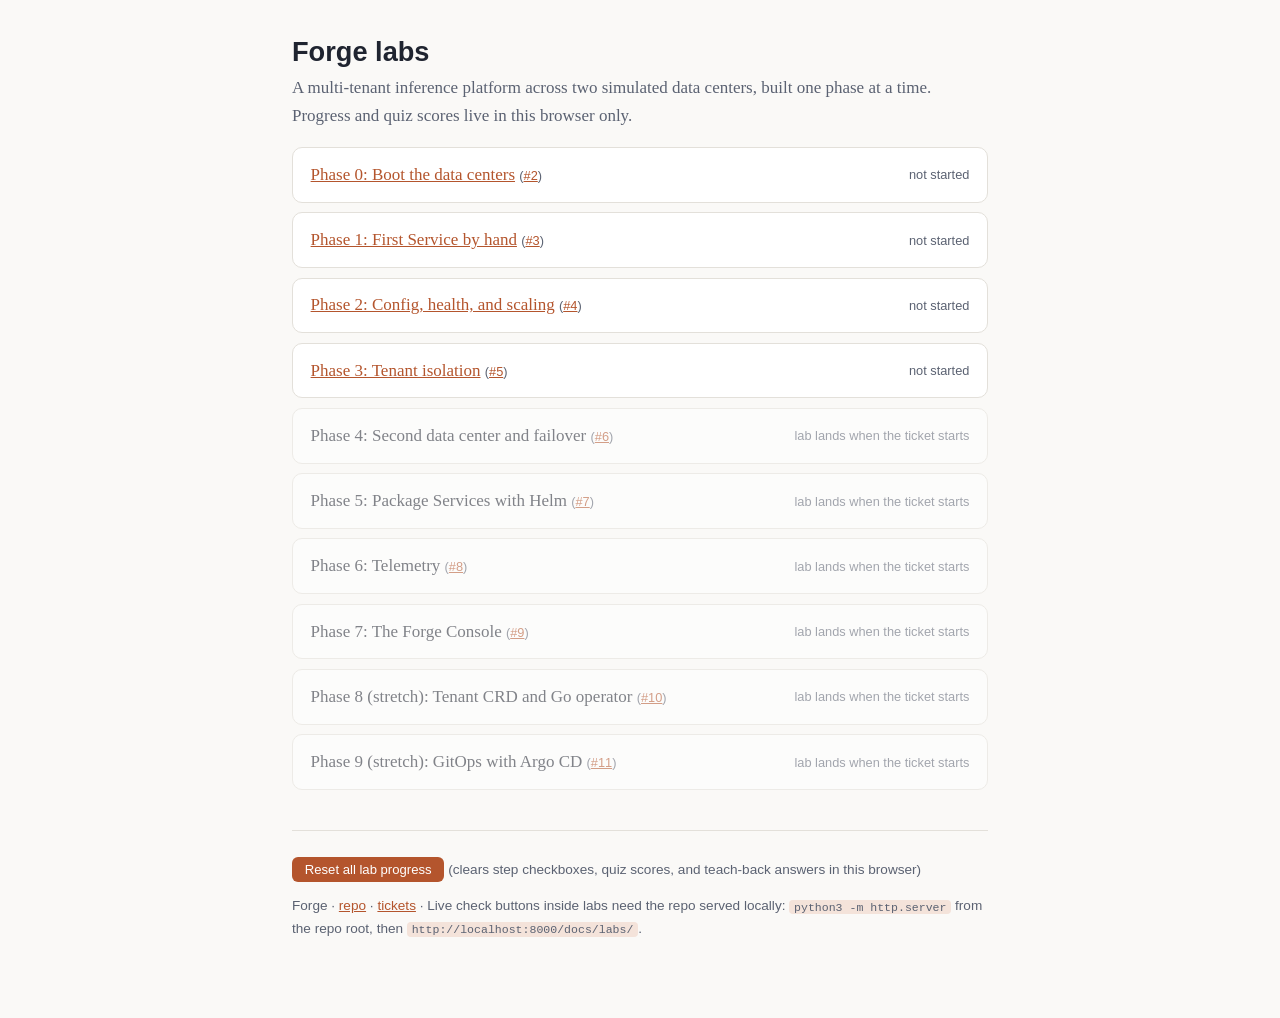
<file: docs/labs/index.html>
<!doctype html>
<html lang="en">
<head>
<meta charset="utf-8">
<meta name="viewport" content="width=device-width, initial-scale=1">
<title>Forge labs</title>
<link rel="stylesheet" href="assets/lab.css">
</head>
<body data-lab="dashboard">
<main>
<h1>Forge labs</h1>
<p class="lede">A multi-tenant inference platform across two simulated data centers, built one phase at a time. Progress and quiz scores live in this browser only.</p>
<div id="labs"></div>
<footer>
<p><button class="check" id="reset-progress" type="button">Reset all lab progress</button> (clears step checkboxes, quiz scores, and teach-back answers in this browser)</p>
<p>Forge · <a href="https://github.com/jimmie-potts/kubernetes-practice">repo</a> · <a href="https://github.com/jimmie-potts/kubernetes-practice/issues">tickets</a> · Live check buttons inside labs need the repo served locally: <code>python3 -m http.server</code> from the repo root, then <code>http://localhost:8000/docs/labs/</code>.</p>
</footer>
</main>
<script>
(function () {
  'use strict';
  var labs = [
    { id: 'phase-0', title: 'Phase 0: Boot the data centers', href: 'phase-0-boot-the-data-centers.html', ticket: 2 },
    { id: 'phase-1', title: 'Phase 1: First Service by hand', href: 'phase-1-first-service-by-hand.html', ticket: 3 },
    { id: 'phase-2', title: 'Phase 2: Config, health, and scaling', href: 'phase-2-config-health-scaling.html', ticket: 4 },
    { id: 'phase-3', title: 'Phase 3: Tenant isolation', href: 'phase-3-tenant-isolation.html', ticket: 5 },
    { id: 'phase-4', title: 'Phase 4: Second data center and failover', ticket: 6 },
    { id: 'phase-5', title: 'Phase 5: Package Services with Helm', ticket: 7 },
    { id: 'phase-6', title: 'Phase 6: Telemetry', ticket: 8 },
    { id: 'phase-7', title: 'Phase 7: The Forge Console', ticket: 9 },
    { id: 'phase-8', title: 'Phase 8 (stretch): Tenant CRD and Go operator', ticket: 10 },
    { id: 'phase-9', title: 'Phase 9 (stretch): GitOps with Argo CD', ticket: 11 },
  ];
  function read(id, k) {
    try { return JSON.parse(localStorage.getItem('forge-labs/' + id + '/' + k)); }
    catch (e) { return null; }
  }
  var root = document.getElementById('labs');
  labs.forEach(function (lab) {
    var card = document.createElement('div');
    card.className = 'lab-card' + (lab.href ? '' : ' pending');
    var left = document.createElement('div');
    var name = lab.href
      ? '<a href="' + lab.href + '">' + lab.title + '</a>'
      : lab.title;
    left.innerHTML = name + ' <span class="meta">(<a href="https://github.com/jimmie-potts/kubernetes-practice/issues/' + lab.ticket + '">#' + lab.ticket + '</a>)</span>';
    var right = document.createElement('div');
    right.className = 'meta';
    if (!lab.href) {
      right.textContent = 'lab lands when the ticket starts';
    } else {
      var p = read(lab.id, 'progress');
      var q = read(lab.id, 'quiz');
      var t = read(lab.id, 'teach');
      var pct = p && p.total ? Math.round(100 * p.done / p.total) : 0;
      right.innerHTML = (p ? p.done + '/' + p.total + ' steps' : 'not started')
        + (q && q.answered ? ' · quiz ' + q.right + '/' + q.total : '')
        + (t && t.written ? ' · taught back ' + t.written + '/' + t.total : '')
        + ' <span class="bar"><i style="width:' + pct + '%"></i></span>';
    }
    card.appendChild(left); card.appendChild(right);
    root.appendChild(card);
  });
  var reset = document.getElementById('reset-progress');
  if (reset) reset.addEventListener('click', function () {
    if (!confirm('Clear all step progress, quiz scores, and teach-back answers stored in this browser?')) return;
    var doomed = [];
    for (var i = 0; i < localStorage.length; i++) {
      var k = localStorage.key(i);
      if (k && k.indexOf('forge-labs/') === 0) doomed.push(k);
    }
    doomed.forEach(function (k) { localStorage.removeItem(k); });
    location.reload();
  });
})();
</script>
</body>
</html>
</file>
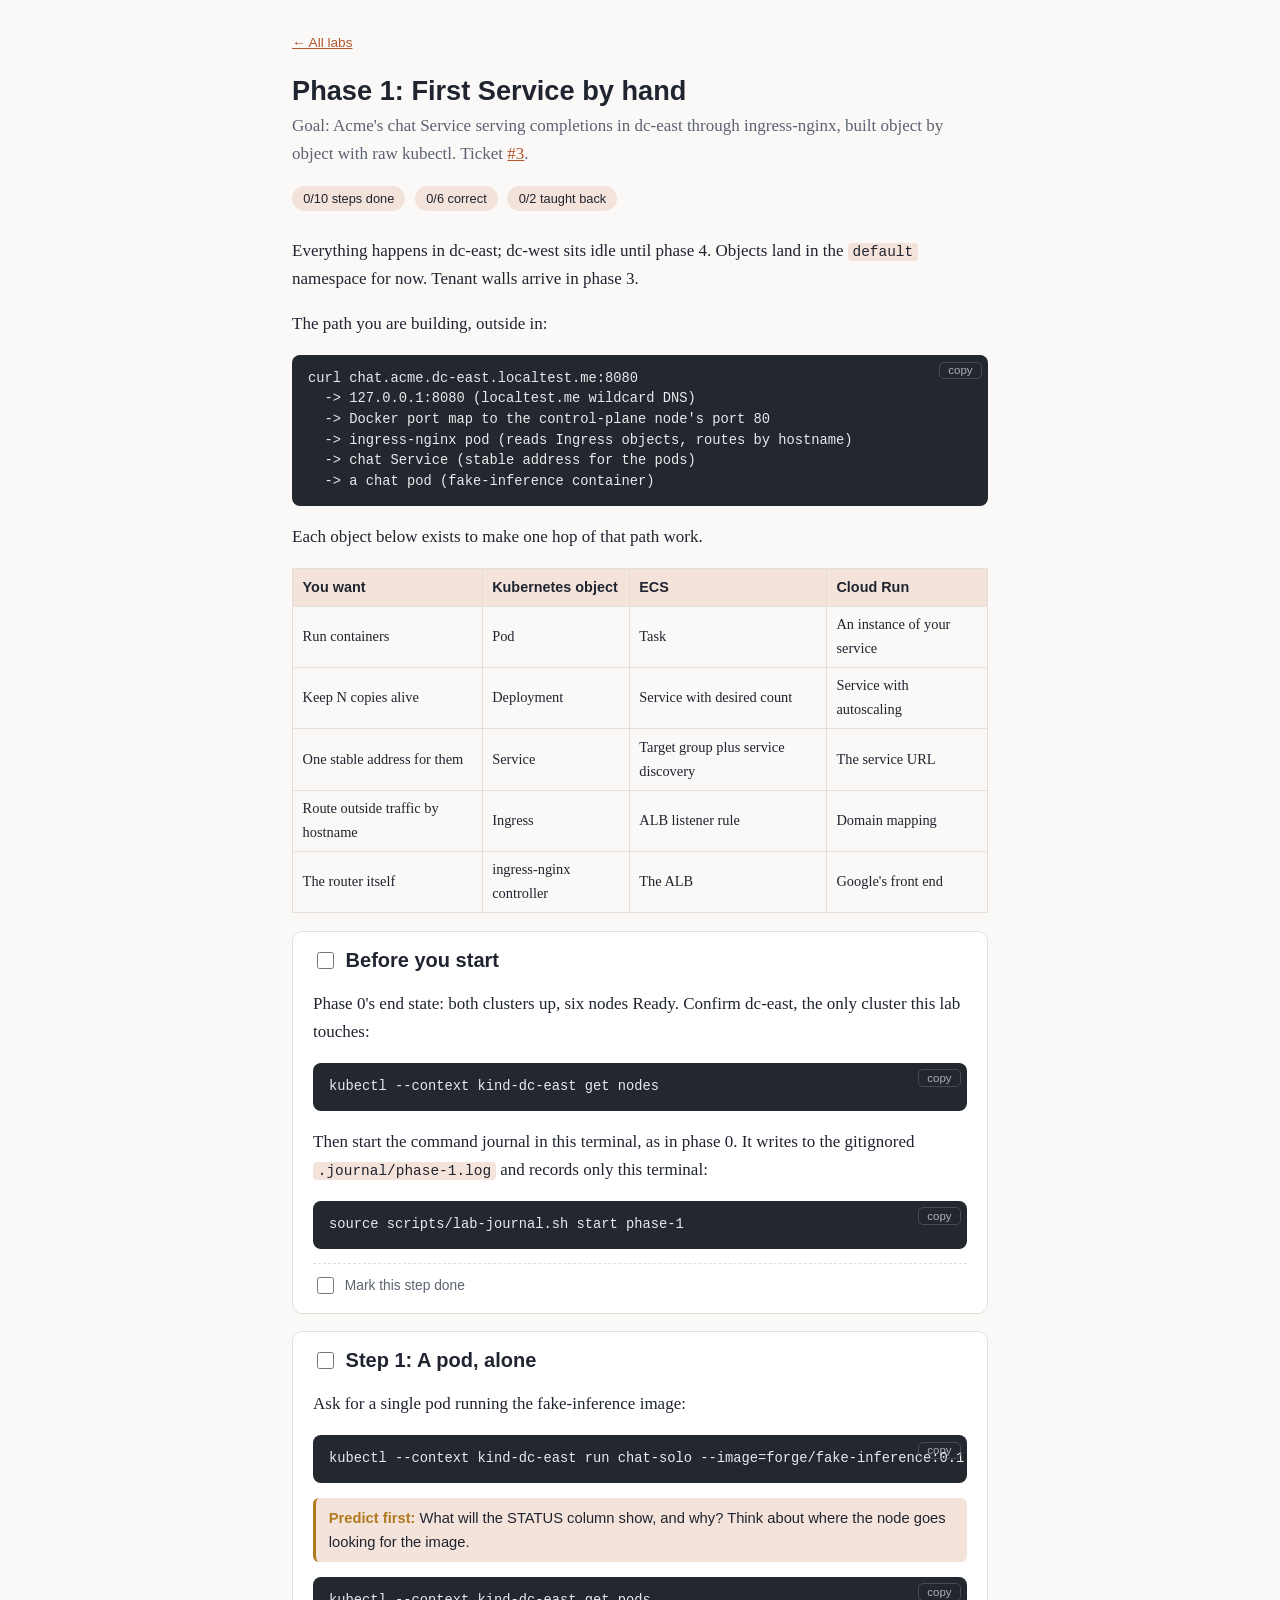
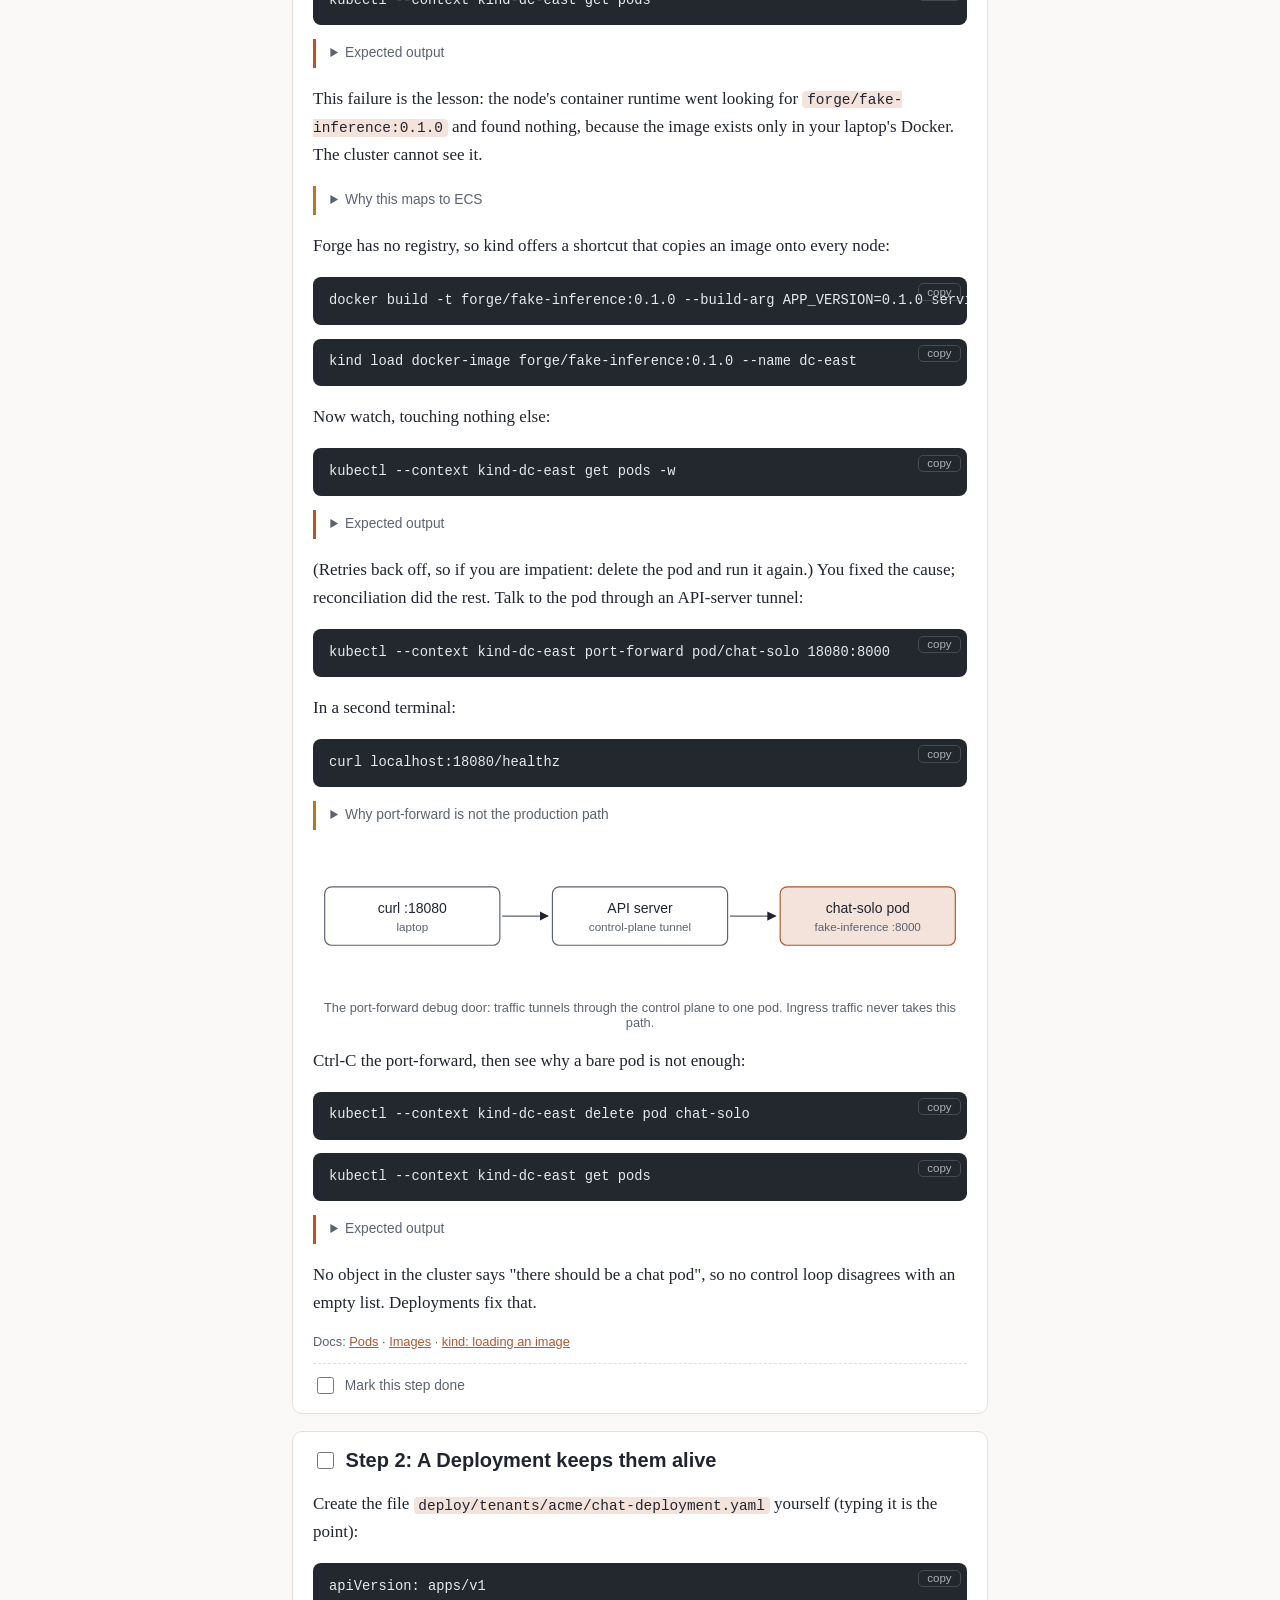
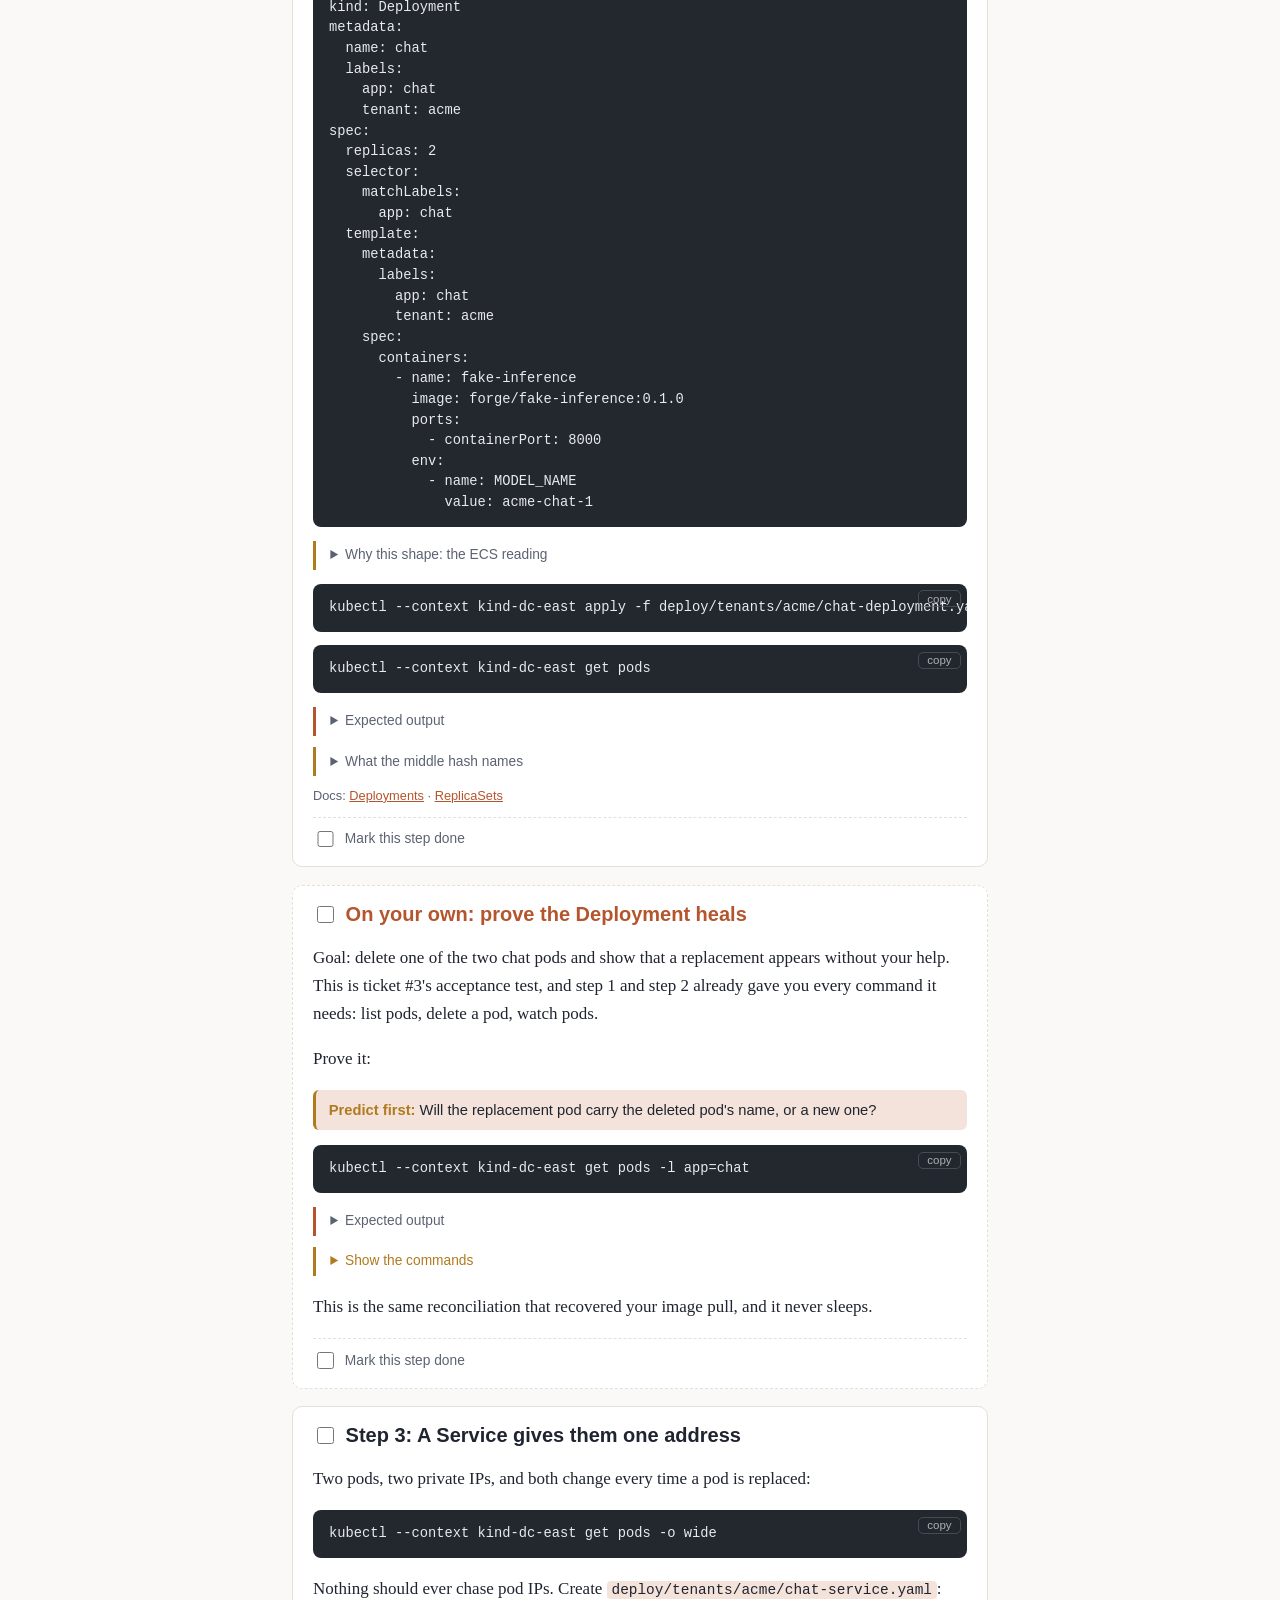
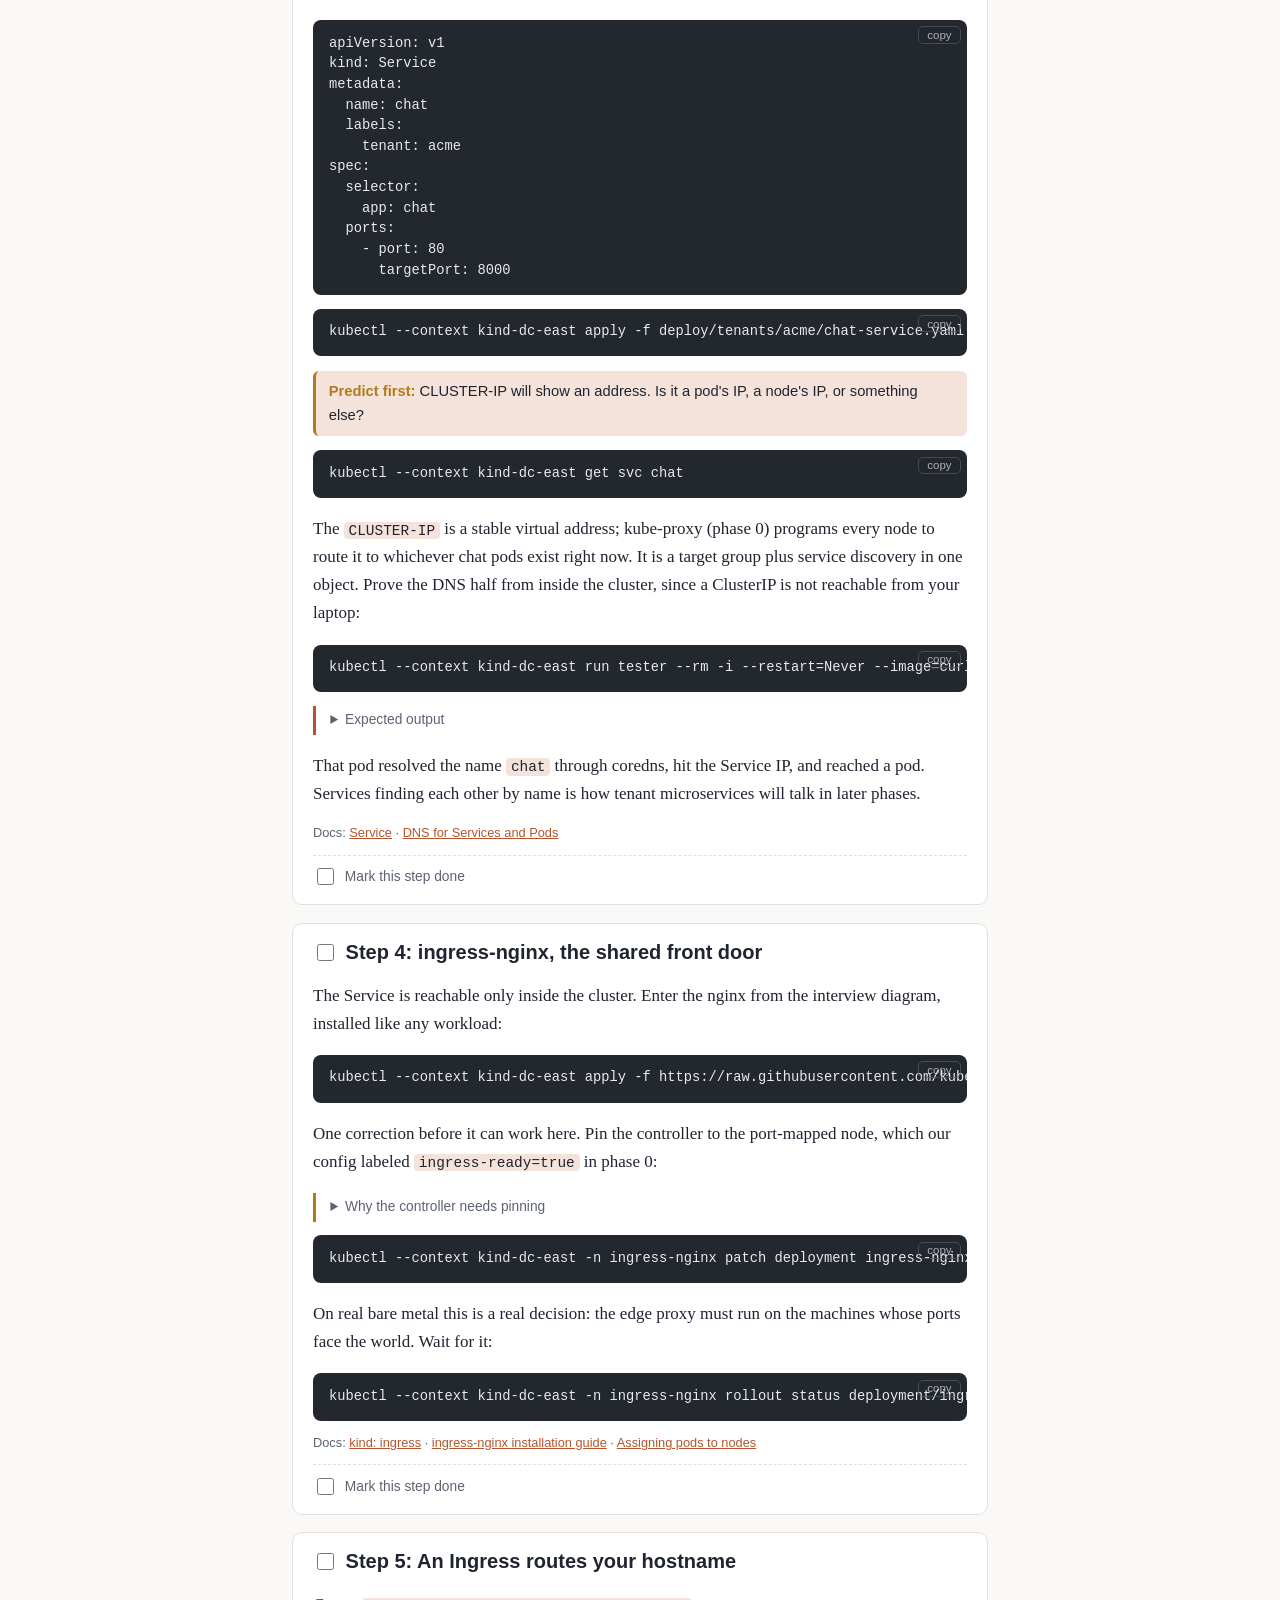
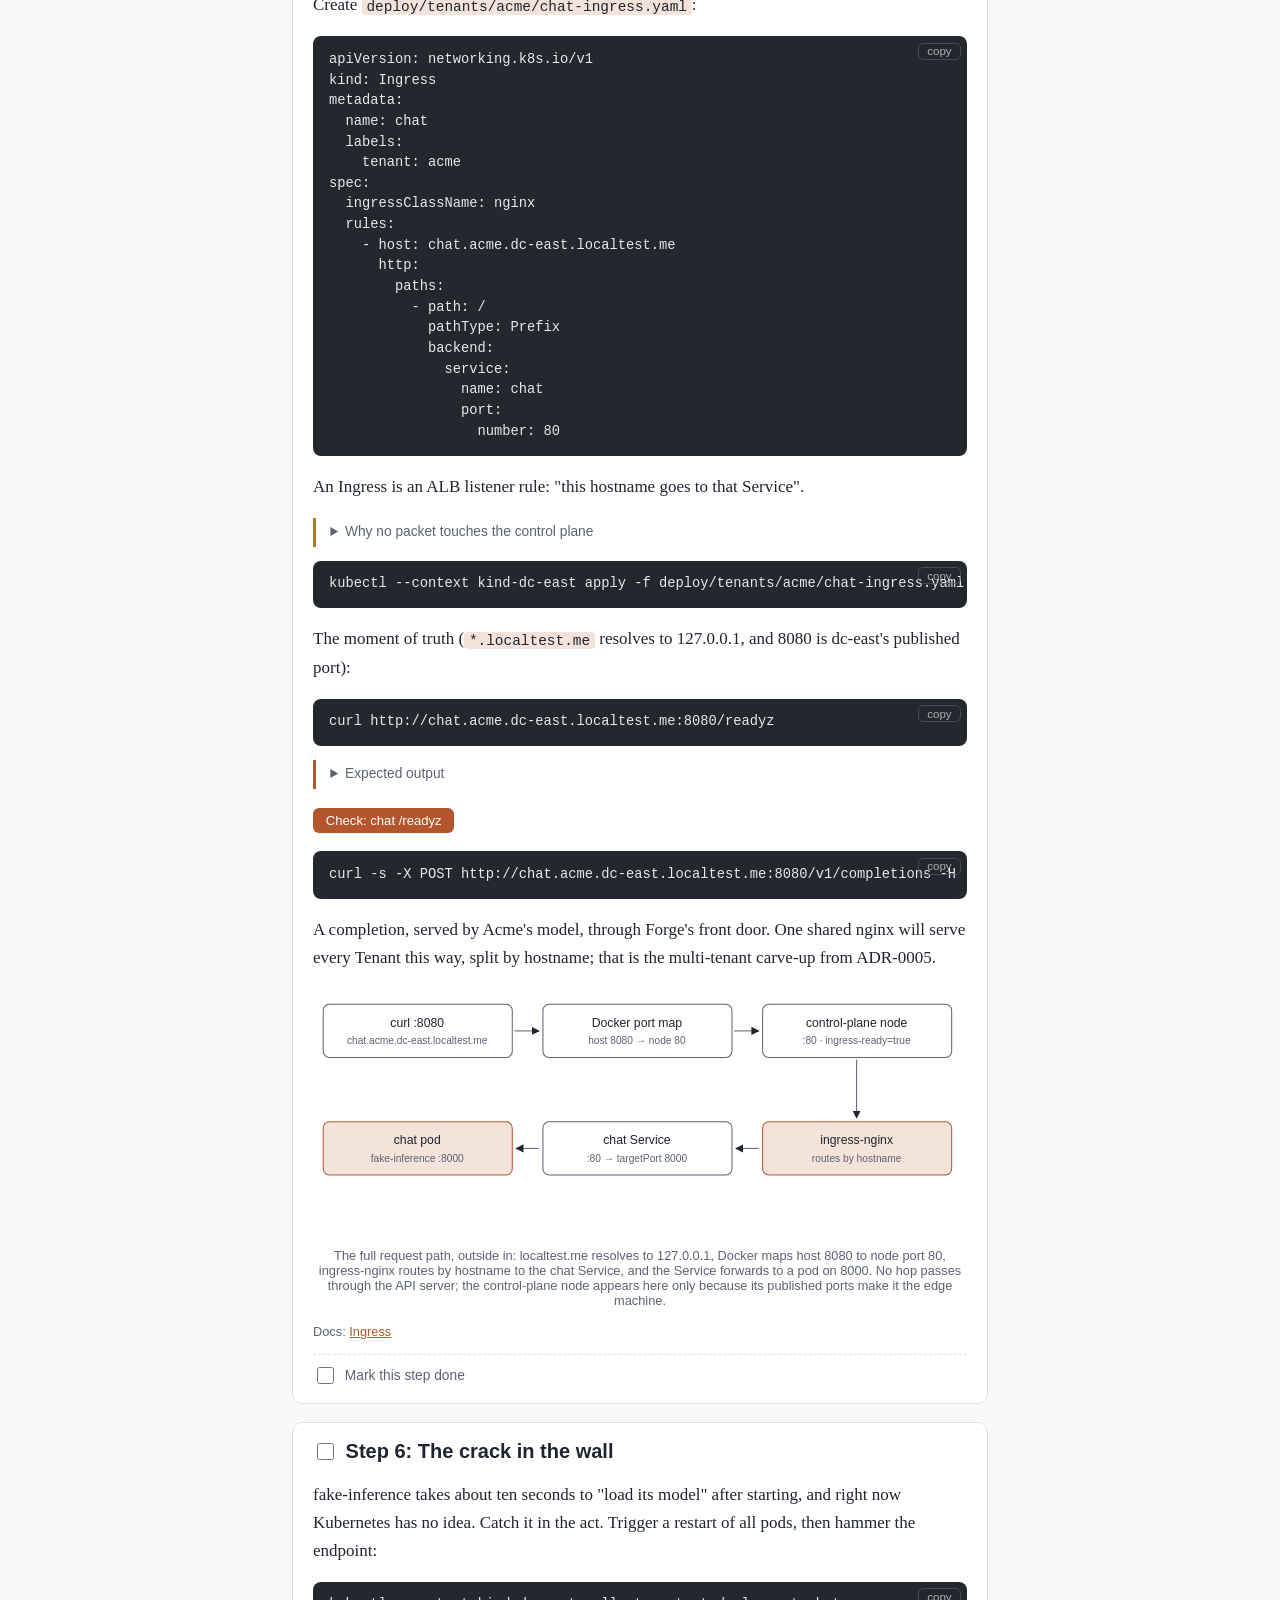
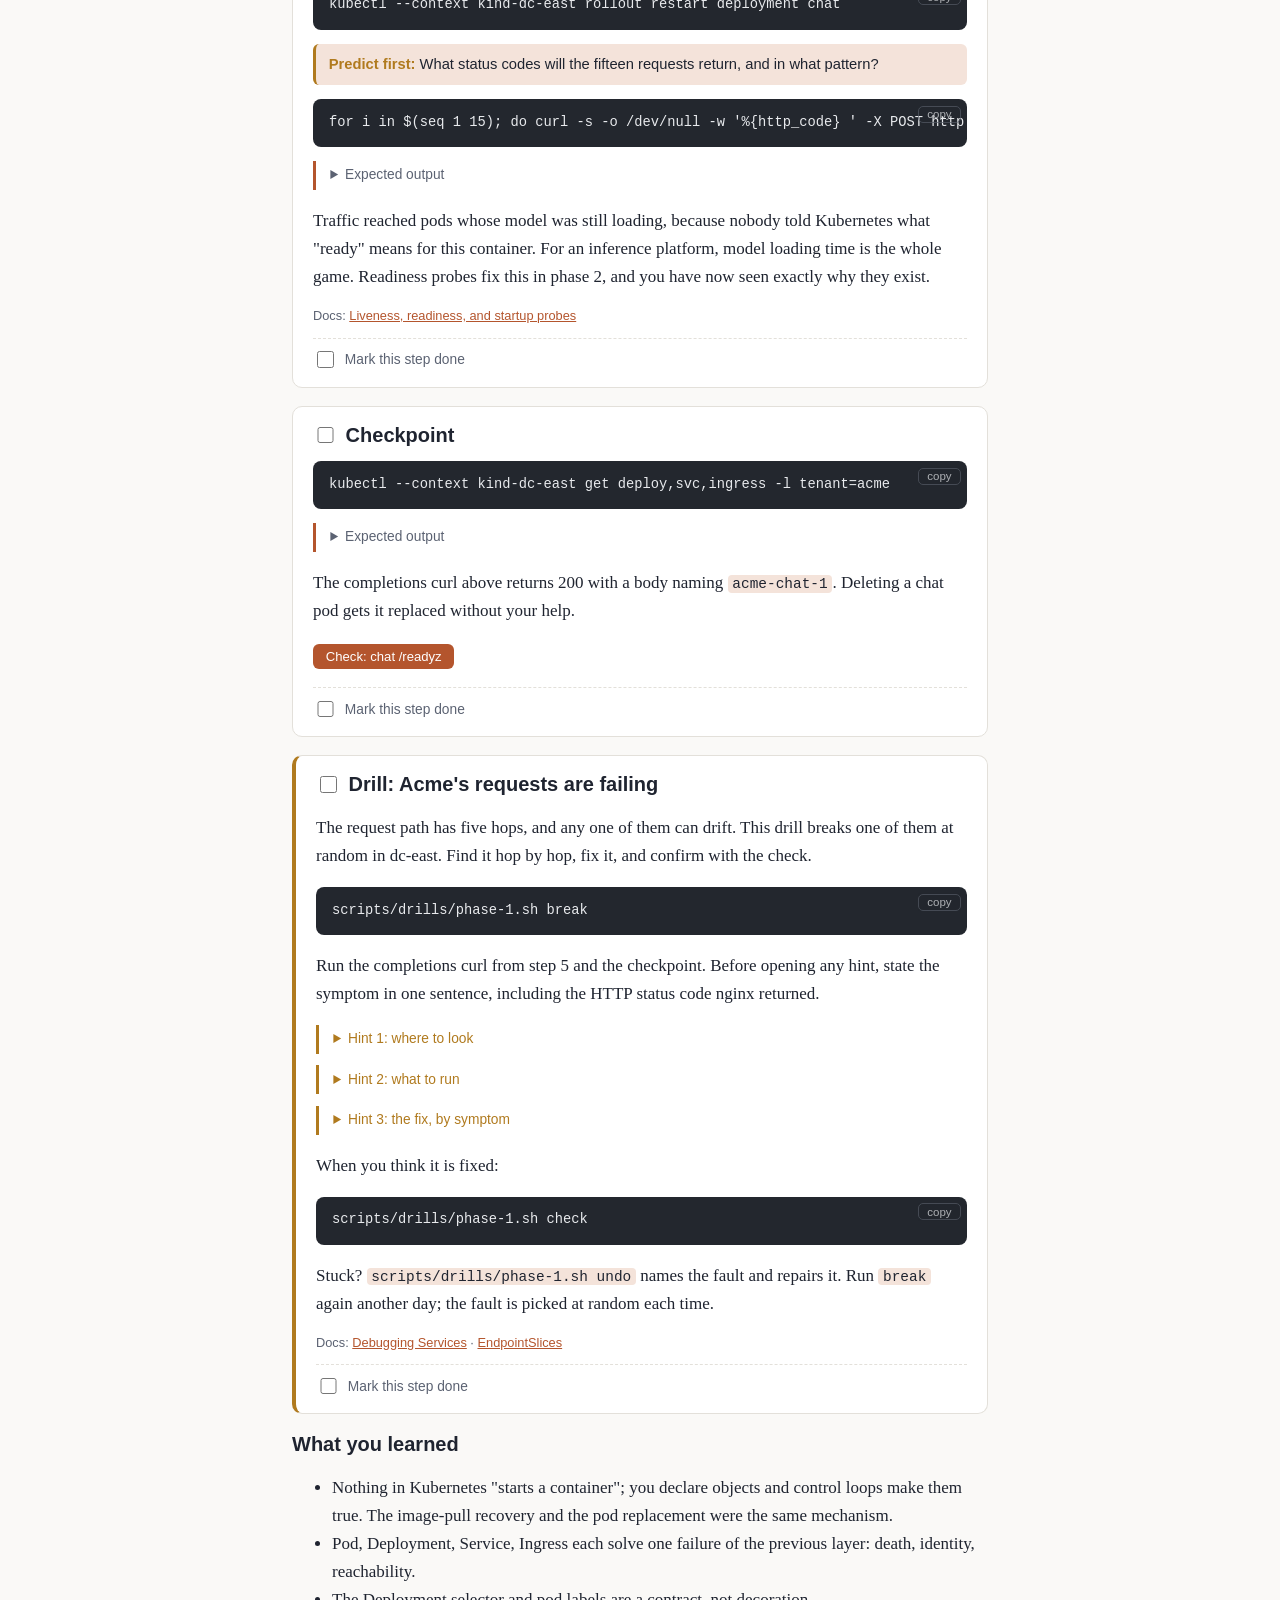
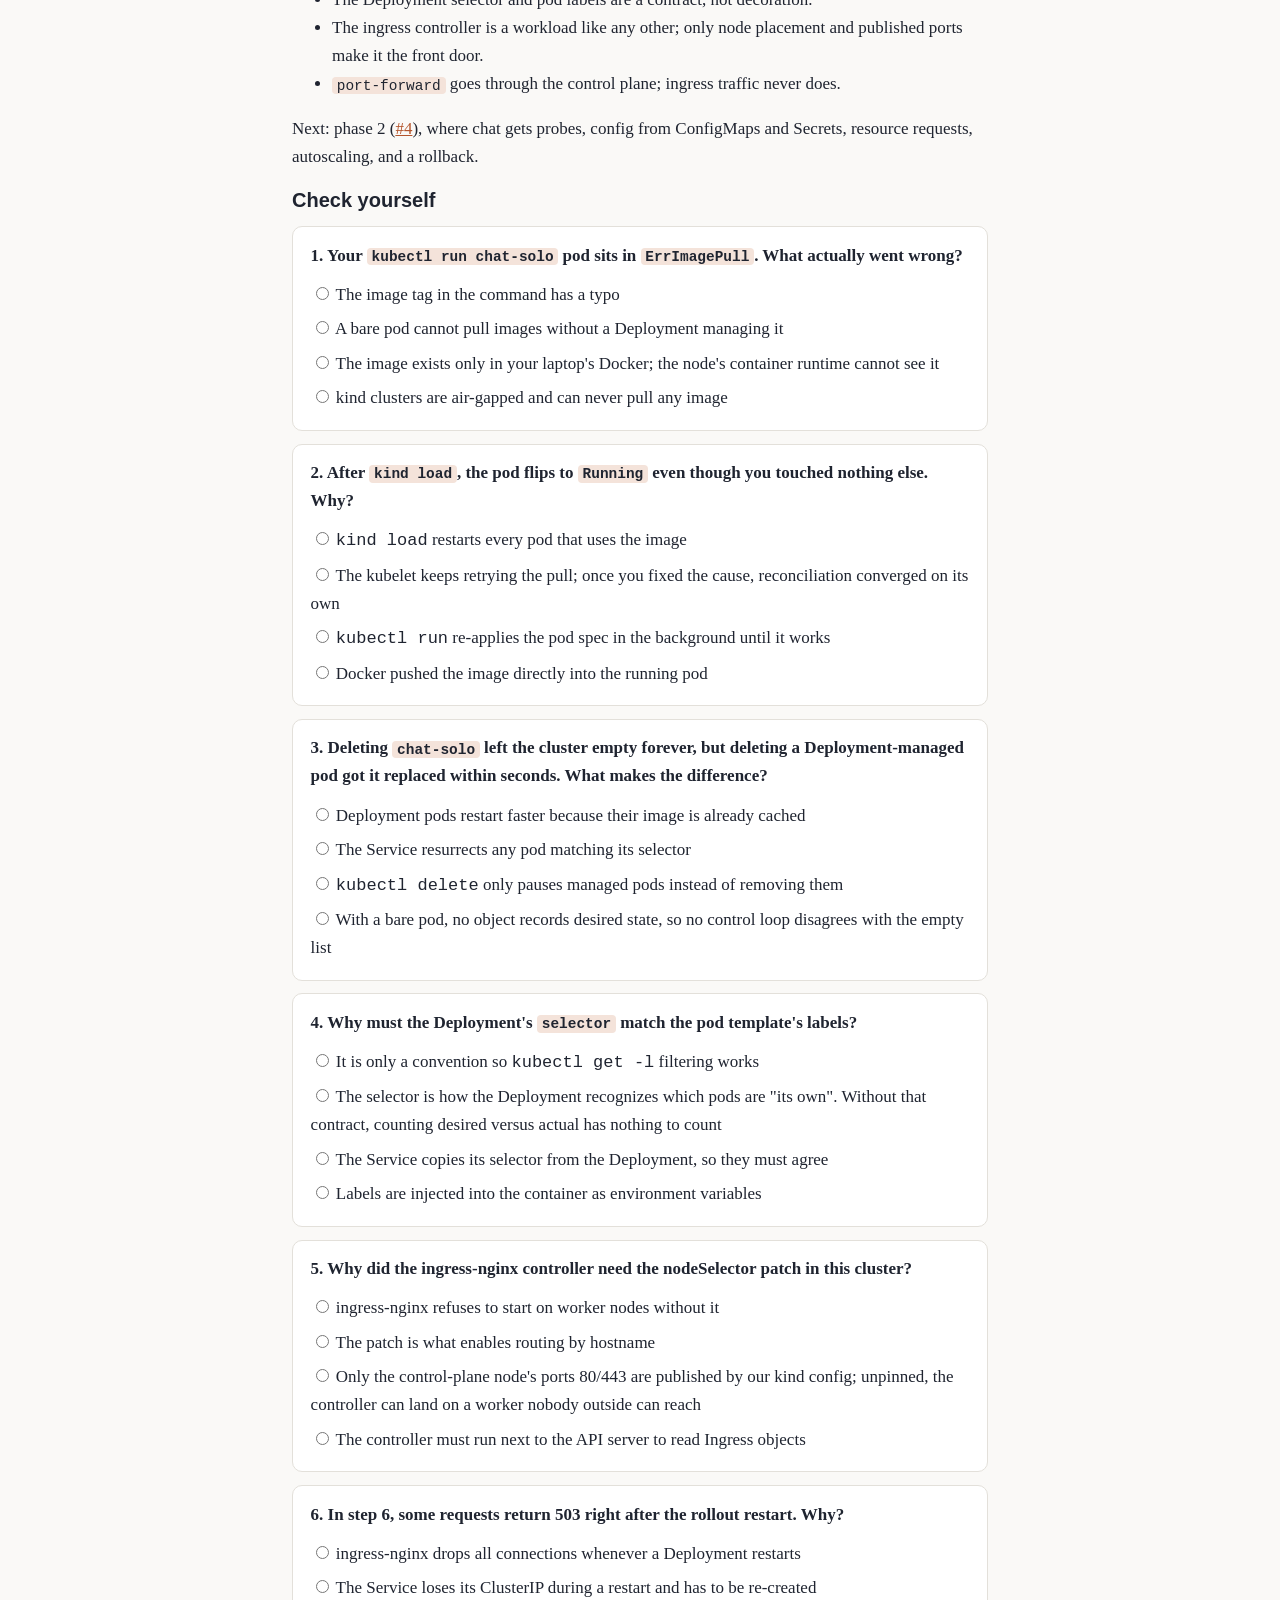
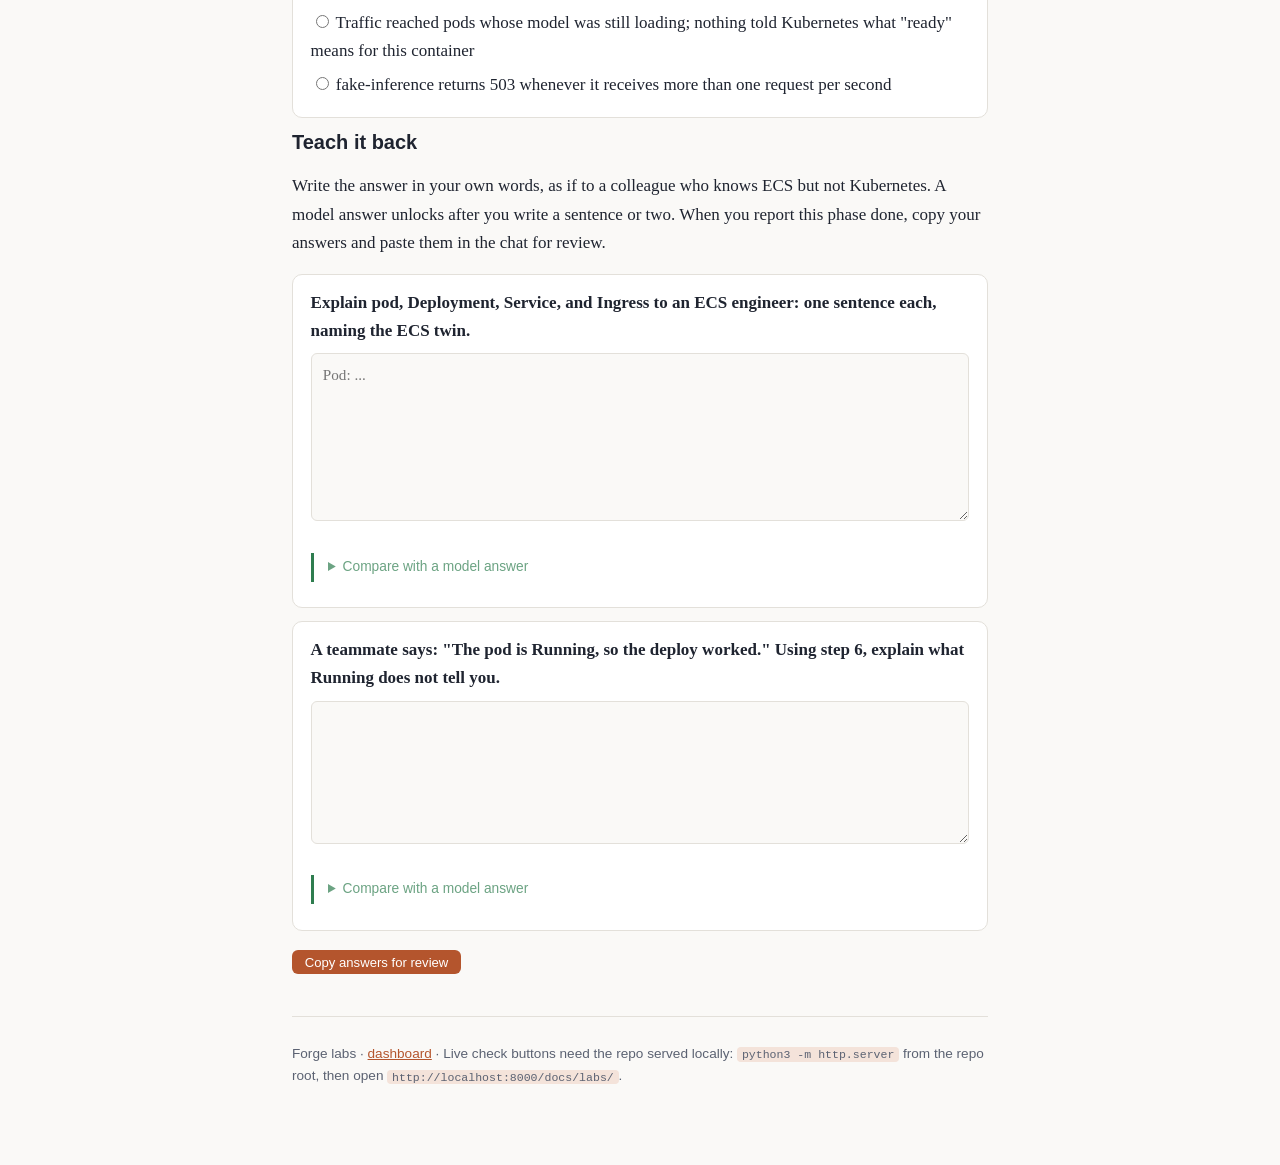
<file: docs/labs/phase-1-first-service-by-hand.html>
<!doctype html>
<html lang="en">
<head>
<meta charset="utf-8">
<meta name="viewport" content="width=device-width, initial-scale=1">
<title>Phase 1: First Service by hand · Forge labs</title>
<link rel="stylesheet" href="assets/lab.css">
</head>
<body data-lab="phase-1">
<main>
<nav class="crumbs"><a href="index.html">← All labs</a></nav>
<h1>Phase 1: First Service by hand</h1>
<p class="lede">Goal: Acme's chat Service serving completions in dc-east through ingress-nginx, built object by object with raw kubectl. Ticket <a href="https://github.com/jimmie-potts/kubernetes-practice/issues/3">#3</a>.</p>
<div class="chips"><span class="chip" id="progress"></span><span class="chip" id="quiz-score"></span><span class="chip" id="teach-score"></span></div>

<section>
<p>Everything happens in dc-east; dc-west sits idle until phase 4. Objects land in the <code>default</code> namespace for now. Tenant walls arrive in phase 3.</p>
<p>The path you are building, outside in:</p>
<pre><code>curl chat.acme.dc-east.localtest.me:8080
  -&gt; 127.0.0.1:8080 (localtest.me wildcard DNS)
  -&gt; Docker port map to the control-plane node's port 80
  -&gt; ingress-nginx pod (reads Ingress objects, routes by hostname)
  -&gt; chat Service (stable address for the pods)
  -&gt; a chat pod (fake-inference container)</code></pre>
<p>Each object below exists to make one hop of that path work.</p>
<table>
<thead>
<tr><th>You want</th><th>Kubernetes object</th><th>ECS</th><th>Cloud Run</th></tr>
</thead>
<tbody>
<tr><td>Run containers</td><td>Pod</td><td>Task</td><td>An instance of your service</td></tr>
<tr><td>Keep N copies alive</td><td>Deployment</td><td>Service with desired count</td><td>Service with autoscaling</td></tr>
<tr><td>One stable address for them</td><td>Service</td><td>Target group plus service discovery</td><td>The service URL</td></tr>
<tr><td>Route outside traffic by hostname</td><td>Ingress</td><td>ALB listener rule</td><td>Domain mapping</td></tr>
<tr><td>The router itself</td><td>ingress-nginx controller</td><td>The ALB</td><td>Google's front end</td></tr>
</tbody>
</table>
</section>

<section class="step" data-step="s0">
<h2>Before you start</h2>
<p>Phase 0's end state: both clusters up, six nodes Ready. Confirm dc-east, the only cluster this lab touches:</p>
<pre><code>kubectl --context kind-dc-east get nodes</code></pre>
<p>Then start the command journal in this terminal, as in phase 0. It writes to the gitignored <code>.journal/phase-1.log</code> and records only this terminal:</p>
<pre><code>source scripts/lab-journal.sh start phase-1</code></pre>
</section>

<section class="step" data-step="s1">
<h2>Step 1: A pod, alone</h2>
<p>Ask for a single pod running the fake-inference image:</p>
<pre><code>kubectl --context kind-dc-east run chat-solo --image=forge/fake-inference:0.1.0</code></pre>
<p class="predict">What will the STATUS column show, and why? Think about where the node goes looking for the image.</p>
<pre><code>kubectl --context kind-dc-east get pods</code></pre>
<details class="expected"><summary>Expected output</summary>
<p>Status shows <code>ErrImagePull</code> or <code>ImagePullBackOff</code>.</p>
</details>
<p>This failure is the lesson: the node's container runtime went looking for <code>forge/fake-inference:0.1.0</code> and found nothing, because the image exists only in your laptop's Docker. The cluster cannot see it.</p>
<details class="aside"><summary>Why this maps to ECS</summary>
<p>In ECS terms, you asked for a task whose image was never pushed to ECR.</p>
</details>
<p>Forge has no registry, so kind offers a shortcut that copies an image onto every node:</p>
<pre><code>docker build -t forge/fake-inference:0.1.0 --build-arg APP_VERSION=0.1.0 services/fake-inference/</code></pre>
<pre><code>kind load docker-image forge/fake-inference:0.1.0 --name dc-east</code></pre>
<p>Now watch, touching nothing else:</p>
<pre><code>kubectl --context kind-dc-east get pods -w</code></pre>
<details class="expected"><summary>Expected output</summary>
<p>Within a minute or two the kubelet retries the pull, finds the image on its own node, and the pod flips to <code>Running</code>. Ctrl-C to stop watching.</p>
</details>
<p>(Retries back off, so if you are impatient: delete the pod and run it again.) You fixed the cause; reconciliation did the rest. Talk to the pod through an API-server tunnel:</p>
<pre><code>kubectl --context kind-dc-east port-forward pod/chat-solo 18080:8000</code></pre>
<p>In a second terminal:</p>
<pre><code>curl localhost:18080/healthz</code></pre>
<details class="aside"><summary>Why port-forward is not the production path</summary>
<p><code>port-forward</code> tunnels through the control plane. It is a debug door, not a production path; customer traffic will use the ingress you build in step 4.</p>
</details>
<figure class="diagram">
<svg viewBox="0 0 560 120" role="img" aria-label="port-forward tunnels through the control plane to one pod">
  <defs><marker id="arr" markerWidth="8" markerHeight="8" refX="7" refY="4" orient="auto"><path d="M0,0 L8,4 L0,8 z" fill="currentColor"/></marker></defs>
  <rect class="box" x="10" y="35" width="150" height="50"/>
  <text x="85" y="57" text-anchor="middle">curl :18080</text>
  <text class="small" x="85" y="73" text-anchor="middle">laptop</text>
  <rect class="box" x="205" y="35" width="150" height="50"/>
  <text x="280" y="57" text-anchor="middle">API server</text>
  <text class="small" x="280" y="73" text-anchor="middle">control-plane tunnel</text>
  <rect class="box-accent" x="400" y="35" width="150" height="50"/>
  <text x="475" y="57" text-anchor="middle">chat-solo pod</text>
  <text class="small" x="475" y="73" text-anchor="middle">fake-inference :8000</text>
  <path class="arrow" d="M162 60 H201"/>
  <path class="arrow" d="M357 60 H396"/>
</svg>
<figcaption>The port-forward debug door: traffic tunnels through the control plane to one pod. Ingress traffic never takes this path.</figcaption>
</figure>
<p>Ctrl-C the port-forward, then see why a bare pod is not enough:</p>
<pre><code>kubectl --context kind-dc-east delete pod chat-solo</code></pre>
<pre><code>kubectl --context kind-dc-east get pods</code></pre>
<details class="expected"><summary>Expected output</summary>
<p>Gone, and nothing brings it back.</p>
</details>
<p>No object in the cluster says "there should be a chat pod", so no control loop disagrees with an empty list. Deployments fix that.</p>
<p class="sources">Docs: <a href="https://kubernetes.io/docs/concepts/workloads/pods/">Pods</a> · <a href="https://kubernetes.io/docs/concepts/containers/images/">Images</a> · <a href="https://kind.sigs.k8s.io/docs/user/quick-start/#loading-an-image-into-your-cluster">kind: loading an image</a></p>
</section>

<section class="step" data-step="s2">
<h2>Step 2: A Deployment keeps them alive</h2>
<p>Create the file <code>deploy/tenants/acme/chat-deployment.yaml</code> yourself (typing it is the point):</p>
<pre><code>apiVersion: apps/v1
kind: Deployment
metadata:
  name: chat
  labels:
    app: chat
    tenant: acme
spec:
  replicas: 2
  selector:
    matchLabels:
      app: chat
  template:
    metadata:
      labels:
        app: chat
        tenant: acme
    spec:
      containers:
        - name: fake-inference
          image: forge/fake-inference:0.1.0
          ports:
            - containerPort: 8000
          env:
            - name: MODEL_NAME
              value: acme-chat-1</code></pre>
<details class="aside"><summary>Why this shape: the ECS reading</summary>
<p>Read it as an ECS service fused with its task definition: <code>template</code> is the task definition (image, ports, env), <code>replicas</code> is desired count, and <code>selector</code> is the glue. The selector must match the template's labels; that is the contract by which the Deployment recognizes which pods are "its own".</p>
</details>
<pre><code>kubectl --context kind-dc-east apply -f deploy/tenants/acme/chat-deployment.yaml</code></pre>
<pre><code>kubectl --context kind-dc-east get pods</code></pre>
<details class="expected"><summary>Expected output</summary>
<p>Two pods with generated names like <code>chat-7c9f8b6d4-x2klm</code>.</p>
</details>
<details class="aside"><summary>What the middle hash names</summary>
<p>The middle hash names the ReplicaSet, an object the Deployment manages for you; you will meet it properly during rollouts in phase 2.</p>
</details>
<p class="sources">Docs: <a href="https://kubernetes.io/docs/concepts/workloads/controllers/deployment/">Deployments</a> · <a href="https://kubernetes.io/docs/concepts/workloads/controllers/replicaset/">ReplicaSets</a></p>
</section>

<section class="step solo" data-step="s2b">
<h2>On your own: prove the Deployment heals</h2>
<p>Goal: delete one of the two chat pods and show that a replacement appears without your help. This is ticket #3's acceptance test, and step 1 and step 2 already gave you every command it needs: list pods, delete a pod, watch pods.</p>
<p>Prove it:</p>
<p class="predict">Will the replacement pod carry the deleted pod's name, or a new one?</p>
<pre><code>kubectl --context kind-dc-east get pods -l app=chat</code></pre>
<details class="expected"><summary>Expected output</summary>
<p>Two <code>Running</code> pods, one of them seconds old with a new random suffix.</p>
</details>
<details class="hint"><summary>Show the commands</summary>
<p>Delete one pod and watch in the same line:</p>
<pre><code>kubectl --context kind-dc-east delete $(kubectl --context kind-dc-east get pods -l app=chat -o name | head -1) &amp; kubectl --context kind-dc-east get pods -w</code></pre>
<p>A replacement appears while the old one terminates: actual state dropped to one, desired said two, a control loop acted. The old pod may show <code>Completed</code> for a moment before it disappears. Ctrl-C when it settles.</p>
</details>
<p>This is the same reconciliation that recovered your image pull, and it never sleeps.</p>
</section>

<section class="step" data-step="s3">
<h2>Step 3: A Service gives them one address</h2>
<p>Two pods, two private IPs, and both change every time a pod is replaced:</p>
<pre><code>kubectl --context kind-dc-east get pods -o wide</code></pre>
<p>Nothing should ever chase pod IPs. Create <code>deploy/tenants/acme/chat-service.yaml</code>:</p>
<pre><code>apiVersion: v1
kind: Service
metadata:
  name: chat
  labels:
    tenant: acme
spec:
  selector:
    app: chat
  ports:
    - port: 80
      targetPort: 8000</code></pre>
<pre><code>kubectl --context kind-dc-east apply -f deploy/tenants/acme/chat-service.yaml</code></pre>
<p class="predict">CLUSTER-IP will show an address. Is it a pod's IP, a node's IP, or something else?</p>
<pre><code>kubectl --context kind-dc-east get svc chat</code></pre>
<p>The <code>CLUSTER-IP</code> is a stable virtual address; kube-proxy (phase 0) programs every node to route it to whichever chat pods exist right now. It is a target group plus service discovery in one object. Prove the DNS half from inside the cluster, since a ClusterIP is not reachable from your laptop:</p>
<pre><code>kubectl --context kind-dc-east run tester --rm -i --restart=Never --image=curlimages/curl -- curl -s http://chat/healthz</code></pre>
<details class="expected"><summary>Expected output</summary>
<p><code>{"status":"ok"}</code>, followed by a kubectl notice that the session is recorded in container logs and a line saying the tester pod was deleted. Both lines are kubectl housekeeping for <code>--rm -i</code>.</p>
</details>
<p>That pod resolved the name <code>chat</code> through coredns, hit the Service IP, and reached a pod. Services finding each other by name is how tenant microservices will talk in later phases.</p>
<p class="sources">Docs: <a href="https://kubernetes.io/docs/concepts/services-networking/service/">Service</a> · <a href="https://kubernetes.io/docs/concepts/services-networking/dns-pod-service/">DNS for Services and Pods</a></p>
</section>

<section class="step" data-step="s4">
<h2>Step 4: ingress-nginx, the shared front door</h2>
<p>The Service is reachable only inside the cluster. Enter the nginx from the interview diagram, installed like any workload:</p>
<pre><code>kubectl --context kind-dc-east apply -f https://raw.githubusercontent.com/kubernetes/ingress-nginx/controller-v1.15.1/deploy/static/provider/kind/deploy.yaml</code></pre>
<p>One correction before it can work here. Pin the controller to the port-mapped node, which our config labeled <code>ingress-ready=true</code> in phase 0:</p>
<details class="aside"><summary>Why the controller needs pinning</summary>
<p>Our kind config publishes ports 80/443 of the control-plane node only, but since v1.13 this manifest no longer pins the controller to a labeled node, so it may land on a worker nobody can reach (the trap recorded in ADR-0005).</p>
</details>
<pre><code>kubectl --context kind-dc-east -n ingress-nginx patch deployment ingress-nginx-controller -p '{"spec":{"template":{"spec":{"nodeSelector":{"ingress-ready":"true","kubernetes.io/os":"linux"}}}}}'</code></pre>
<p>On real bare metal this is a real decision: the edge proxy must run on the machines whose ports face the world. Wait for it:</p>
<pre><code>kubectl --context kind-dc-east -n ingress-nginx rollout status deployment/ingress-nginx-controller --timeout=180s</code></pre>
<p class="sources">Docs: <a href="https://kind.sigs.k8s.io/docs/user/ingress/">kind: ingress</a> · <a href="https://kubernetes.github.io/ingress-nginx/deploy/">ingress-nginx installation guide</a> · <a href="https://kubernetes.io/docs/concepts/scheduling-eviction/assign-pod-node/">Assigning pods to nodes</a></p>
</section>

<section class="step" data-step="s5">
<h2>Step 5: An Ingress routes your hostname</h2>
<p>Create <code>deploy/tenants/acme/chat-ingress.yaml</code>:</p>
<pre><code>apiVersion: networking.k8s.io/v1
kind: Ingress
metadata:
  name: chat
  labels:
    tenant: acme
spec:
  ingressClassName: nginx
  rules:
    - host: chat.acme.dc-east.localtest.me
      http:
        paths:
          - path: /
            pathType: Prefix
            backend:
              service:
                name: chat
                port:
                  number: 80</code></pre>
<p>An Ingress is an ALB listener rule: "this hostname goes to that Service".</p>
<details class="aside"><summary>Why no packet touches the control plane</summary>
<p>The controller watches these objects through the API server and rewrites its own nginx config; no packet ever passes through the control plane.</p>
</details>
<pre><code>kubectl --context kind-dc-east apply -f deploy/tenants/acme/chat-ingress.yaml</code></pre>
<p>The moment of truth (<code>*.localtest.me</code> resolves to 127.0.0.1, and 8080 is dc-east's published port):</p>
<pre><code>curl http://chat.acme.dc-east.localtest.me:8080/readyz</code></pre>
<details class="expected"><summary>Expected output</summary>
<p><code>{"status":"ready","model":"acme-chat-1"}</code>. A 404 page from nginx means it has not loaded the new Ingress yet; try again in a few seconds. The path is <code>/readyz</code> rather than <code>/healthz</code> on purpose: ingress-nginx answers <code>/healthz</code> itself, for any hostname, so that path proves nothing about your route.</p>
</details>
<p><button class="check" data-url="http://chat.acme.dc-east.localtest.me:8080/readyz">Check: chat /readyz</button></p>
<pre><code>curl -s -X POST http://chat.acme.dc-east.localtest.me:8080/v1/completions -H 'Content-Type: application/json' -d '{"prompt":"hello forge"}'</code></pre>
<p>A completion, served by Acme's model, through Forge's front door. One shared nginx will serve every Tenant this way, split by hostname; that is the multi-tenant carve-up from ADR-0005.</p>
<figure class="diagram">
<svg viewBox="0 0 640 240" role="img" aria-label="the full request path from curl on the laptop to a chat pod">
  <defs><marker id="arr2" markerWidth="8" markerHeight="8" refX="7" refY="4" orient="auto"><path d="M0,0 L8,4 L0,8 z" fill="currentColor"/></marker></defs>
  <rect class="box" x="10" y="15" width="185" height="52"/>
  <text x="102" y="37" text-anchor="middle">curl :8080</text>
  <text class="small" x="102" y="54" text-anchor="middle">chat.acme.dc-east.localtest.me</text>
  <rect class="box" x="225" y="15" width="185" height="52"/>
  <text x="317" y="37" text-anchor="middle">Docker port map</text>
  <text class="small" x="317" y="54" text-anchor="middle">host 8080 → node 80</text>
  <rect class="box" x="440" y="15" width="185" height="52"/>
  <text x="532" y="37" text-anchor="middle">control-plane node</text>
  <text class="small" x="532" y="54" text-anchor="middle">:80 · ingress-ready=true</text>
  <rect class="box-accent" x="440" y="130" width="185" height="52"/>
  <text x="532" y="152" text-anchor="middle">ingress-nginx</text>
  <text class="small" x="532" y="169" text-anchor="middle">routes by hostname</text>
  <rect class="box" x="225" y="130" width="185" height="52"/>
  <text x="317" y="152" text-anchor="middle">chat Service</text>
  <text class="small" x="317" y="169" text-anchor="middle">:80 → targetPort 8000</text>
  <rect class="box-accent" x="10" y="130" width="185" height="52"/>
  <text x="102" y="152" text-anchor="middle">chat pod</text>
  <text class="small" x="102" y="169" text-anchor="middle">fake-inference :8000</text>
  <path class="arrow" style="marker-end:url(#arr2)" d="M197 41 H221"/>
  <path class="arrow" style="marker-end:url(#arr2)" d="M412 41 H436"/>
  <path class="arrow" style="marker-end:url(#arr2)" d="M532 69 V126"/>
  <path class="arrow" style="marker-end:url(#arr2)" d="M436 156 H414"/>
  <path class="arrow" style="marker-end:url(#arr2)" d="M221 156 H199"/>
</svg>
<figcaption>The full request path, outside in: localtest.me resolves to 127.0.0.1, Docker maps host 8080 to node port 80, ingress-nginx routes by hostname to the chat Service, and the Service forwards to a pod on 8000. No hop passes through the API server; the control-plane node appears here only because its published ports make it the edge machine.</figcaption>
</figure>
<p class="sources">Docs: <a href="https://kubernetes.io/docs/concepts/services-networking/ingress/">Ingress</a></p>
</section>

<section class="step" data-step="s6">
<h2>Step 6: The crack in the wall</h2>
<p>fake-inference takes about ten seconds to "load its model" after starting, and right now Kubernetes has no idea. Catch it in the act. Trigger a restart of all pods, then hammer the endpoint:</p>
<pre><code>kubectl --context kind-dc-east rollout restart deployment chat</code></pre>
<p class="predict">What status codes will the fifteen requests return, and in what pattern?</p>
<pre><code>for i in $(seq 1 15); do curl -s -o /dev/null -w '%{http_code} ' -X POST http://chat.acme.dc-east.localtest.me:8080/v1/completions -H 'Content-Type: application/json' -d '{"prompt":"hi"}'; sleep 1; done; echo</code></pre>
<details class="expected"><summary>Expected output</summary>
<p>Mixed in with the 200s you will see 503s.</p>
</details>
<p>Traffic reached pods whose model was still loading, because nobody told Kubernetes what "ready" means for this container. For an inference platform, model loading time is the whole game. Readiness probes fix this in phase 2, and you have now seen exactly why they exist.</p>
<p class="sources">Docs: <a href="https://kubernetes.io/docs/concepts/configuration/liveness-readiness-startup-probes/">Liveness, readiness, and startup probes</a></p>
</section>

<section class="step" data-step="s7">
<h2>Checkpoint</h2>
<pre><code>kubectl --context kind-dc-east get deploy,svc,ingress -l tenant=acme</code></pre>
<details class="expected"><summary>Expected output</summary>
<p>Deployment 2/2, Service with a ClusterIP, Ingress with your hostname.</p>
</details>
<p>The completions curl above returns 200 with a body naming <code>acme-chat-1</code>. Deleting a chat pod gets it replaced without your help.</p>
<p><button class="check" data-url="http://chat.acme.dc-east.localtest.me:8080/readyz">Check: chat /readyz</button></p>
</section>

<section class="step drill" data-step="d1">
<h2>Drill: Acme's requests are failing</h2>
<p>The request path has five hops, and any one of them can drift. This drill breaks one of them at random in dc-east. Find it hop by hop, fix it, and confirm with the check.</p>
<pre><code>scripts/drills/phase-1.sh break</code></pre>
<p>Run the completions curl from step 5 and the checkpoint. Before opening any hint, state the symptom in one sentence, including the HTTP status code nginx returned.</p>
<details class="hint"><summary>Hint 1: where to look</summary>
<p>Walk the path from the outside in, and let nginx's status code tell you how far the request got. A <code>503</code> means nginx had nowhere to send it: either the Ingress points at a Service that does not exist, or the Service has no endpoints because its selector matches no pods. A <code>502</code> means nginx reached a pod address and was refused, which points at a port. The objects are all still there; one field in one of them no longer matches your files.</p>
</details>
<details class="hint"><summary>Hint 2: what to run</summary>
<pre><code>kubectl --context kind-dc-east describe ingress chat</code></pre>
<pre><code>kubectl --context kind-dc-east describe svc chat</code></pre>
<pre><code>kubectl --context kind-dc-east get endpointslices -l kubernetes.io/service-name=chat</code></pre>
<pre><code>kubectl --context kind-dc-east get pods -l app=chat -o wide --show-labels</code></pre>
<p>Endpoints are the truth about where a Service will forward. None at all means the selector matched nothing. Addresses on a port the container does not listen on mean the targetPort drifted. Compare every field with your three files in <code>deploy/tenants/acme/</code>.</p>
</details>
<details class="hint"><summary>Hint 3: the fix, by symptom</summary>
<table>
<thead><tr><th>Symptom</th><th>What drifted</th><th>Fix</th></tr></thead>
<tbody>
<tr><td>503, and <code>describe ingress</code> shows a backend Service that does not exist</td><td>The Ingress backend name</td><td rowspan="3">Your files are the truth. Re-assert them: <code>kubectl --context kind-dc-east apply -f deploy/tenants/acme/</code></td></tr>
<tr><td>503, and the Service has no endpoints</td><td>The Service selector</td></tr>
<tr><td>502, and the endpoints use a port the container does not listen on</td><td>The Service targetPort</td></tr>
</tbody>
</table>
<p>The ECS twins: a listener rule forwarding to a deleted target group, a target group with zero registered targets, and a target group pointed at the wrong container port.</p>
</details>
<p>When you think it is fixed:</p>
<pre><code>scripts/drills/phase-1.sh check</code></pre>
<p>Stuck? <code>scripts/drills/phase-1.sh undo</code> names the fault and repairs it. Run <code>break</code> again another day; the fault is picked at random each time.</p>
<p class="sources">Docs: <a href="https://kubernetes.io/docs/tasks/debug/debug-application/debug-service/">Debugging Services</a> · <a href="https://kubernetes.io/docs/concepts/services-networking/endpoint-slices/">EndpointSlices</a></p>
</section>

<section>
<h2>What you learned</h2>
<ul>
<li>Nothing in Kubernetes "starts a container"; you declare objects and control loops make them true. The image-pull recovery and the pod replacement were the same mechanism.</li>
<li>Pod, Deployment, Service, Ingress each solve one failure of the previous layer: death, identity, reachability.</li>
<li>The Deployment selector and pod labels are a contract, not decoration.</li>
<li>The ingress controller is a workload like any other; only node placement and published ports make it the front door.</li>
<li><code>port-forward</code> goes through the control plane; ingress traffic never does.</li>
</ul>
<p>Next: phase 2 (<a href="https://github.com/jimmie-potts/kubernetes-practice/issues/4">#4</a>), where chat gets probes, config from ConfigMaps and Secrets, resource requests, autoscaling, and a rollback.</p>
</section>

<section class="quiz">
<h2>Check yourself</h2>
<div class="q">
<p class="question">1. Your <code>kubectl run chat-solo</code> pod sits in <code>ErrImagePull</code>. What actually went wrong?</p>
<label class="option"><input type="radio" name="q1"> The image tag in the command has a typo</label>
<label class="option"><input type="radio" name="q1"> A bare pod cannot pull images without a Deployment managing it</label>
<label class="option" data-correct="true"><input type="radio" name="q1"> The image exists only in your laptop's Docker; the node's container runtime cannot see it</label>
<label class="option"><input type="radio" name="q1"> kind clusters are air-gapped and can never pull any image</label>
<div class="explain" hidden>Nodes pull images with their own container runtime, which knows nothing about your laptop's Docker daemon. In ECS terms: a task whose image was never pushed to ECR. <code>kind load</code> copies the image onto every node, and the kubelet's retry then succeeds.</div>
</div>
<div class="q">
<p class="question">2. After <code>kind load</code>, the pod flips to <code>Running</code> even though you touched nothing else. Why?</p>
<label class="option"><input type="radio" name="q2"> <code>kind load</code> restarts every pod that uses the image</label>
<label class="option" data-correct="true"><input type="radio" name="q2"> The kubelet keeps retrying the pull; once you fixed the cause, reconciliation converged on its own</label>
<label class="option"><input type="radio" name="q2"> <code>kubectl run</code> re-applies the pod spec in the background until it works</label>
<label class="option"><input type="radio" name="q2"> Docker pushed the image directly into the running pod</label>
<div class="explain" hidden>You fixed the cause; a retry loop did the rest. It is the same mechanism that later replaces a deleted Deployment pod. Control loops never stop comparing desired state to actual state.</div>
</div>
<div class="q">
<p class="question">3. Deleting <code>chat-solo</code> left the cluster empty forever, but deleting a Deployment-managed pod got it replaced within seconds. What makes the difference?</p>
<label class="option"><input type="radio" name="q3"> Deployment pods restart faster because their image is already cached</label>
<label class="option"><input type="radio" name="q3"> The Service resurrects any pod matching its selector</label>
<label class="option"><input type="radio" name="q3"> <code>kubectl delete</code> only pauses managed pods instead of removing them</label>
<label class="option" data-correct="true"><input type="radio" name="q3"> With a bare pod, no object records desired state, so no control loop disagrees with the empty list</label>
<div class="explain" hidden><code>replicas: 2</code> is standing desired state. When actual drops to one, a control loop acts. A bare pod leaves nothing behind that says "there should be a chat pod".</div>
</div>
<div class="q">
<p class="question">4. Why must the Deployment's <code>selector</code> match the pod template's labels?</p>
<label class="option"><input type="radio" name="q4"> It is only a convention so <code>kubectl get -l</code> filtering works</label>
<label class="option" data-correct="true"><input type="radio" name="q4"> The selector is how the Deployment recognizes which pods are "its own". Without that contract, counting desired versus actual has nothing to count</label>
<label class="option"><input type="radio" name="q4"> The Service copies its selector from the Deployment, so they must agree</label>
<label class="option"><input type="radio" name="q4"> Labels are injected into the container as environment variables</label>
<div class="explain" hidden>The selector and the pod labels are a contract, not decoration. It is the glue between "keep two of these" and the actual pods that count toward two.</div>
</div>
<div class="q">
<p class="question">5. Why did the ingress-nginx controller need the nodeSelector patch in this cluster?</p>
<label class="option"><input type="radio" name="q5"> ingress-nginx refuses to start on worker nodes without it</label>
<label class="option"><input type="radio" name="q5"> The patch is what enables routing by hostname</label>
<label class="option" data-correct="true"><input type="radio" name="q5"> Only the control-plane node's ports 80/443 are published by our kind config; unpinned, the controller can land on a worker nobody outside can reach</label>
<label class="option"><input type="radio" name="q5"> The controller must run next to the API server to read Ingress objects</label>
<div class="explain" hidden>Since v1.13 the kind manifest no longer pins the controller to a labeled node (the ADR-0005 trap). The controller runs fine on a worker, but no outside traffic can reach it there. The edge proxy must sit on the machine whose ports face the world.</div>
</div>
<div class="q">
<p class="question">6. In step 6, some requests return 503 right after the rollout restart. Why?</p>
<label class="option"><input type="radio" name="q6"> ingress-nginx drops all connections whenever a Deployment restarts</label>
<label class="option"><input type="radio" name="q6"> The Service loses its ClusterIP during a restart and has to be re-created</label>
<label class="option" data-correct="true"><input type="radio" name="q6"> Traffic reached pods whose model was still loading; nothing told Kubernetes what "ready" means for this container</label>
<label class="option"><input type="radio" name="q6"> fake-inference returns 503 whenever it receives more than one request per second</label>
<div class="explain" hidden>fake-inference takes about ten seconds to "load its model", and Kubernetes routed traffic to it anyway. Readiness probes in phase 2 will keep unready pods out of rotation. You have now seen exactly why they exist.</div>
</div>
</section>

<section class="teach-back">
<h2>Teach it back</h2>
<p>Write the answer in your own words, as if to a colleague who knows ECS but not Kubernetes. A model answer unlocks after you write a sentence or two. When you report this phase done, copy your answers and paste them in the chat for review.</p>
<div class="tb" data-tb="t1">
<p class="prompt">Explain pod, Deployment, Service, and Ingress to an ECS engineer: one sentence each, naming the ECS twin.</p>
<textarea rows="6" placeholder="Pod: ..."></textarea>
<details class="model"><summary>Compare with a model answer</summary>
<p>Pod: one running set of containers with its own IP, the ECS task. Deployment: keeps N copies of a pod template alive and rolls them when the template changes, the ECS service with its desired count. Service: one stable address and DNS name for whichever pods match a label selector right now, a target group plus service discovery. Ingress: a hostname routing rule that the shared nginx controller reads, an ALB listener rule.</p>
</details>
</div>
<div class="tb" data-tb="t2">
<p class="prompt">A teammate says: "The pod is Running, so the deploy worked." Using step 6, explain what Running does not tell you.</p>
<textarea rows="5"></textarea>
<details class="model"><summary>Compare with a model answer</summary>
<p>Running means the container process started, nothing more. In step 6 the pods were Running while the model was still loading, and traffic reached them and got 503s. Running says nothing about being ready to serve; Kubernetes needs a readiness probe to know that, which is what phase 2 adds.</p>
</details>
</div>
</section>

<footer>
<p>Forge labs · <a href="index.html">dashboard</a> · Live check buttons need the repo served locally: <code>python3 -m http.server</code> from the repo root, then open <code>http://localhost:8000/docs/labs/</code>.</p>
</footer>
</main>
<script src="assets/lab.js"></script>
</body>
</html>
</file>
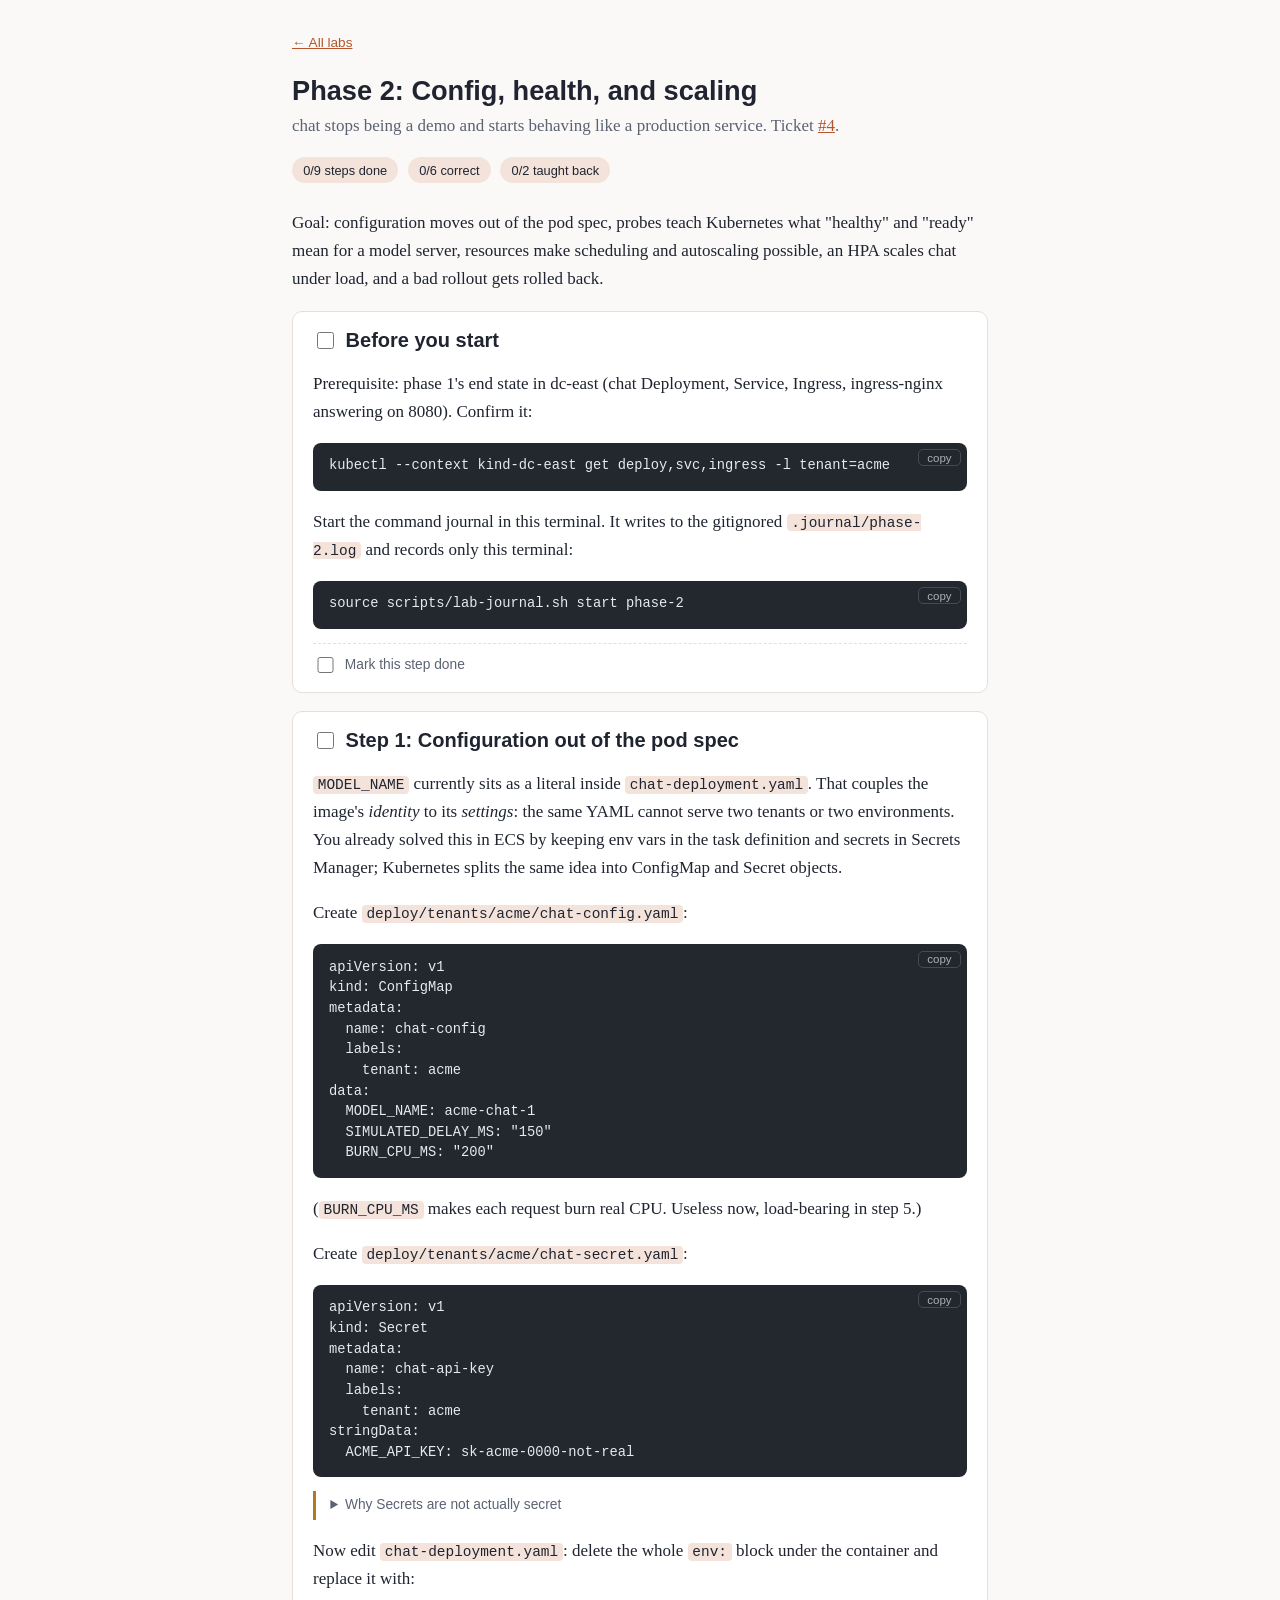
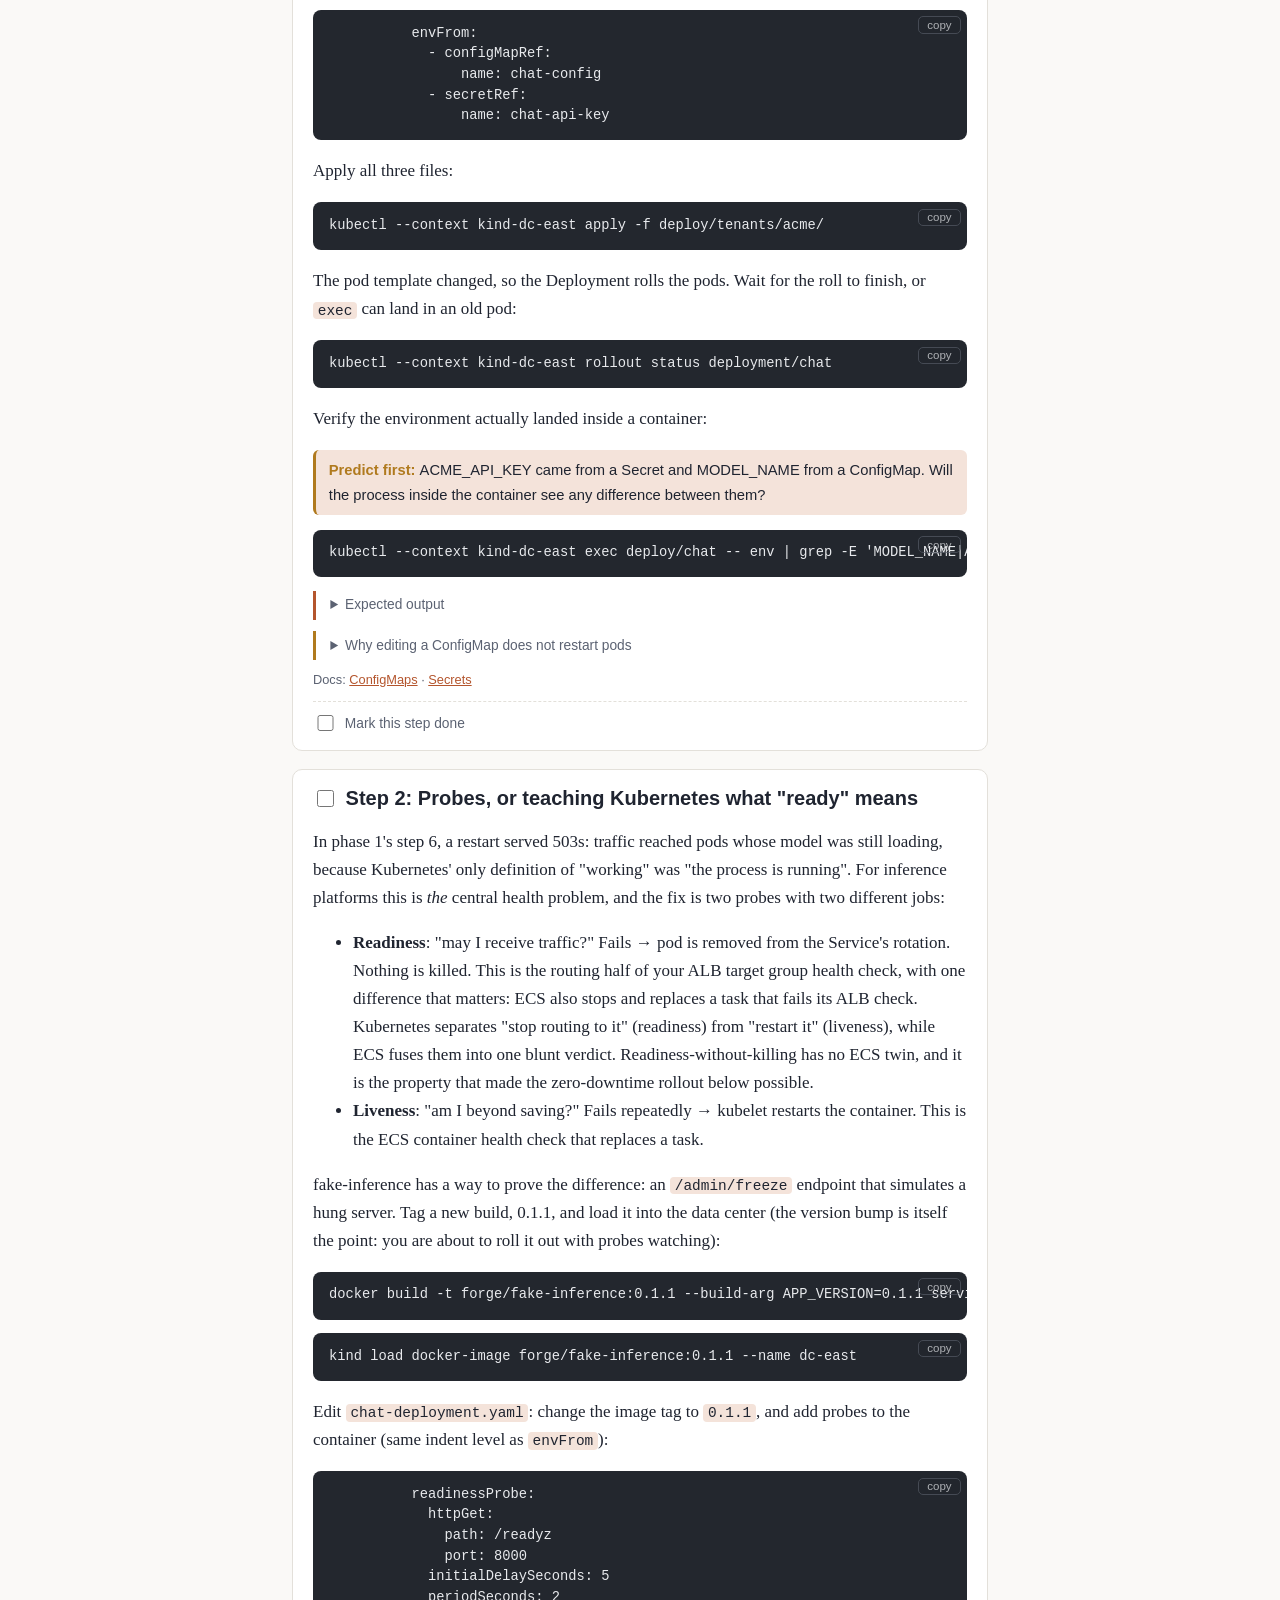
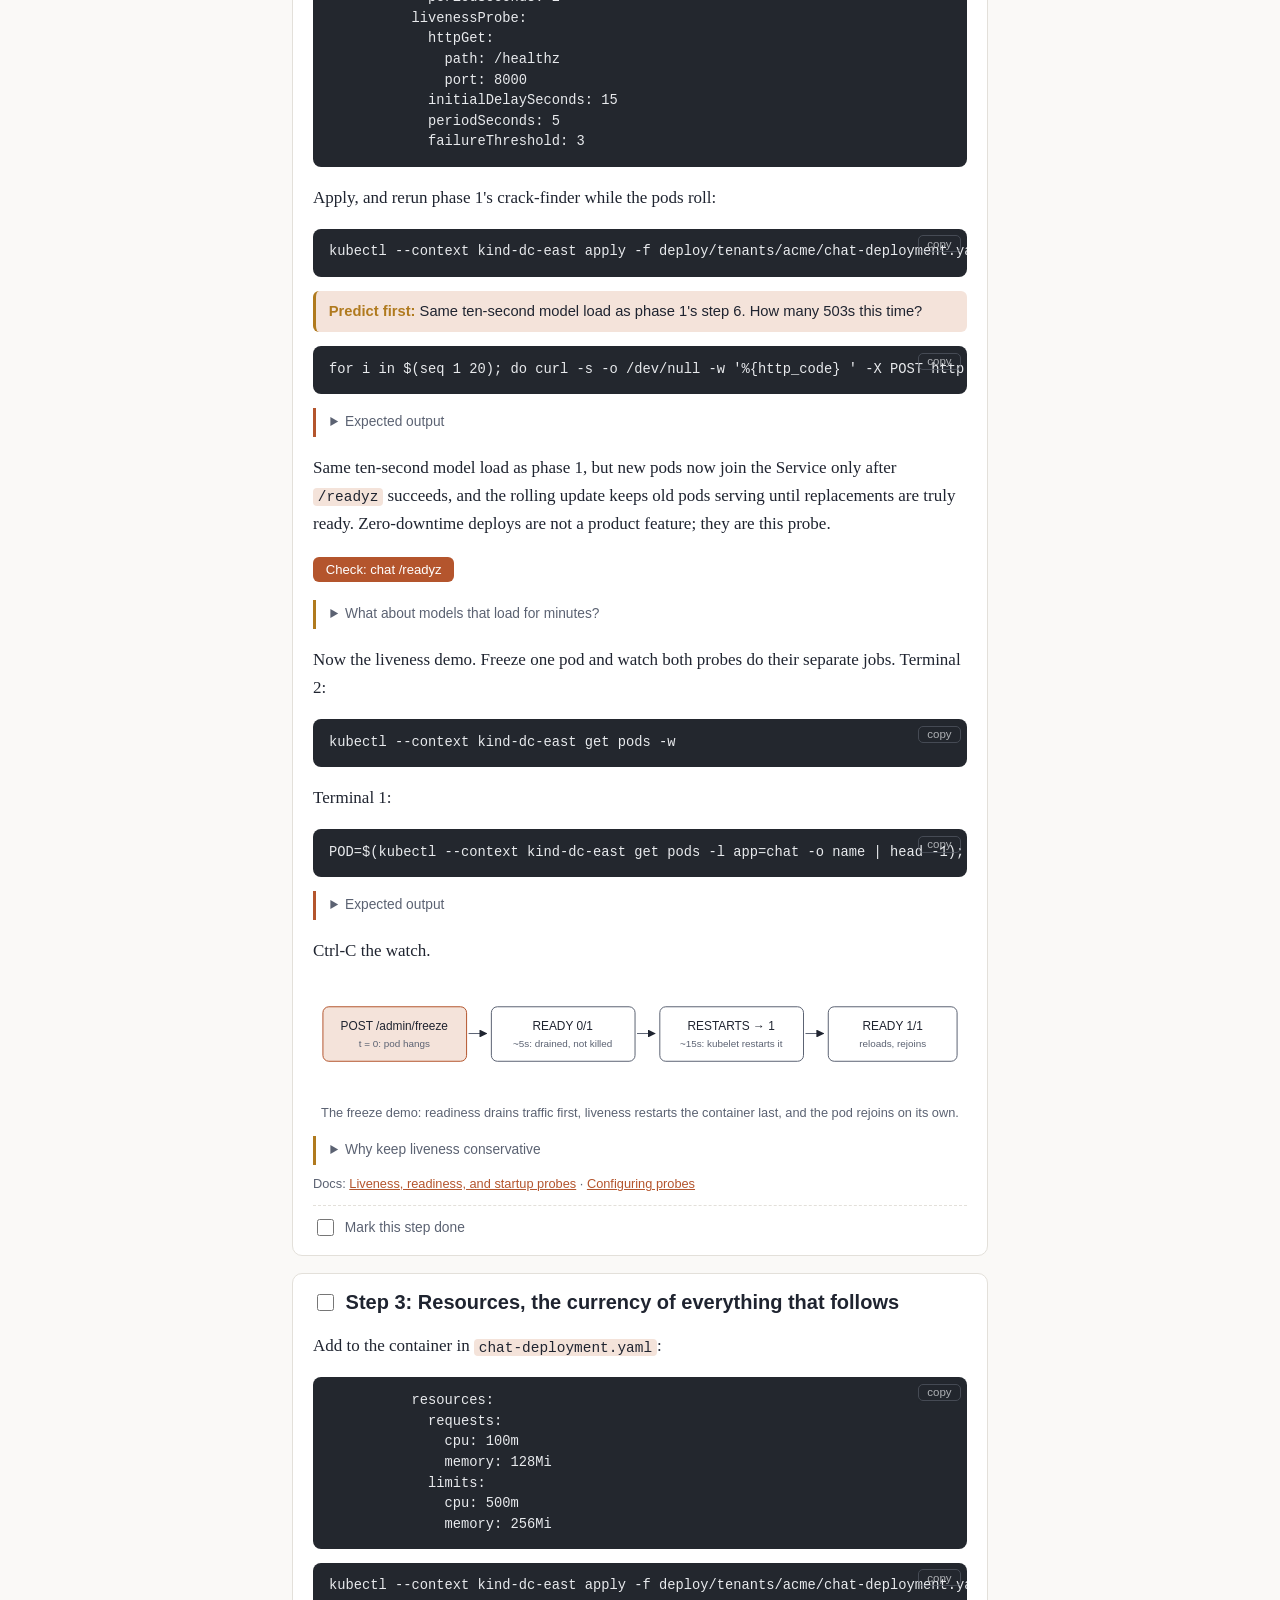
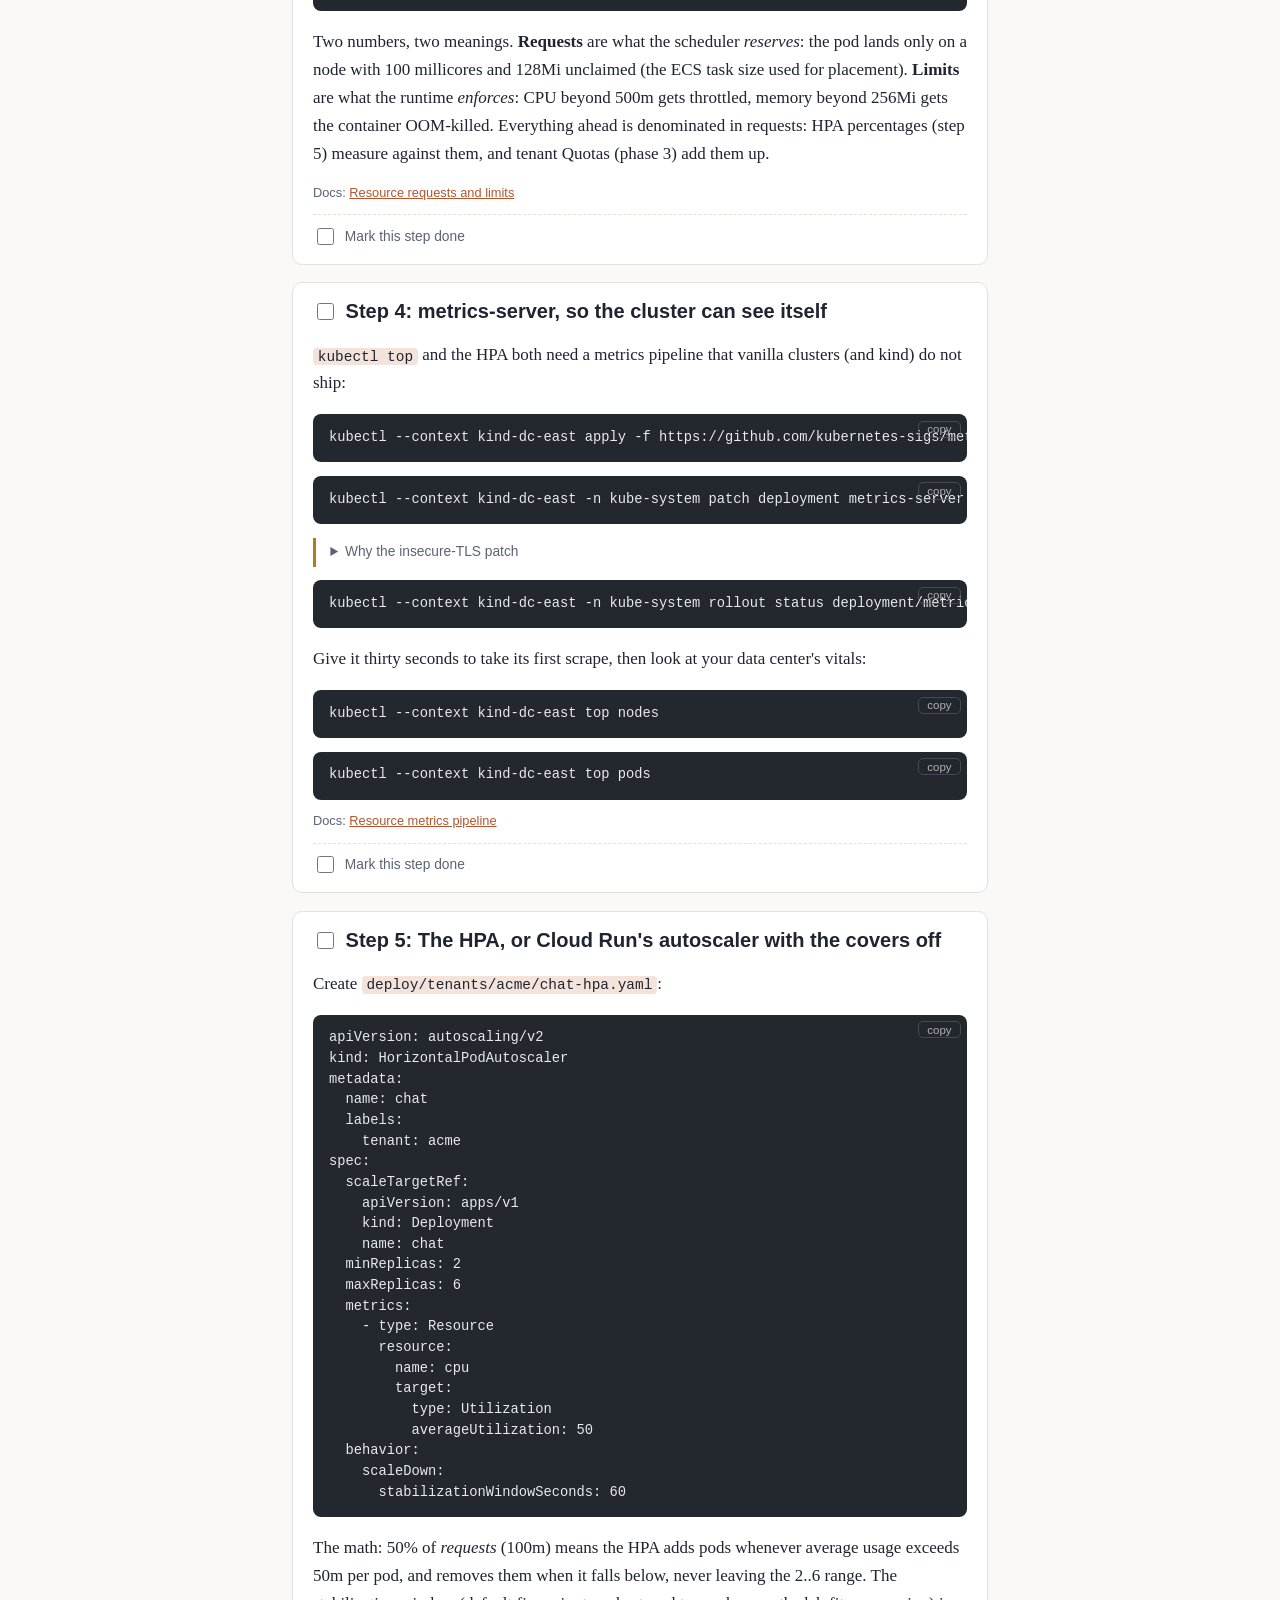
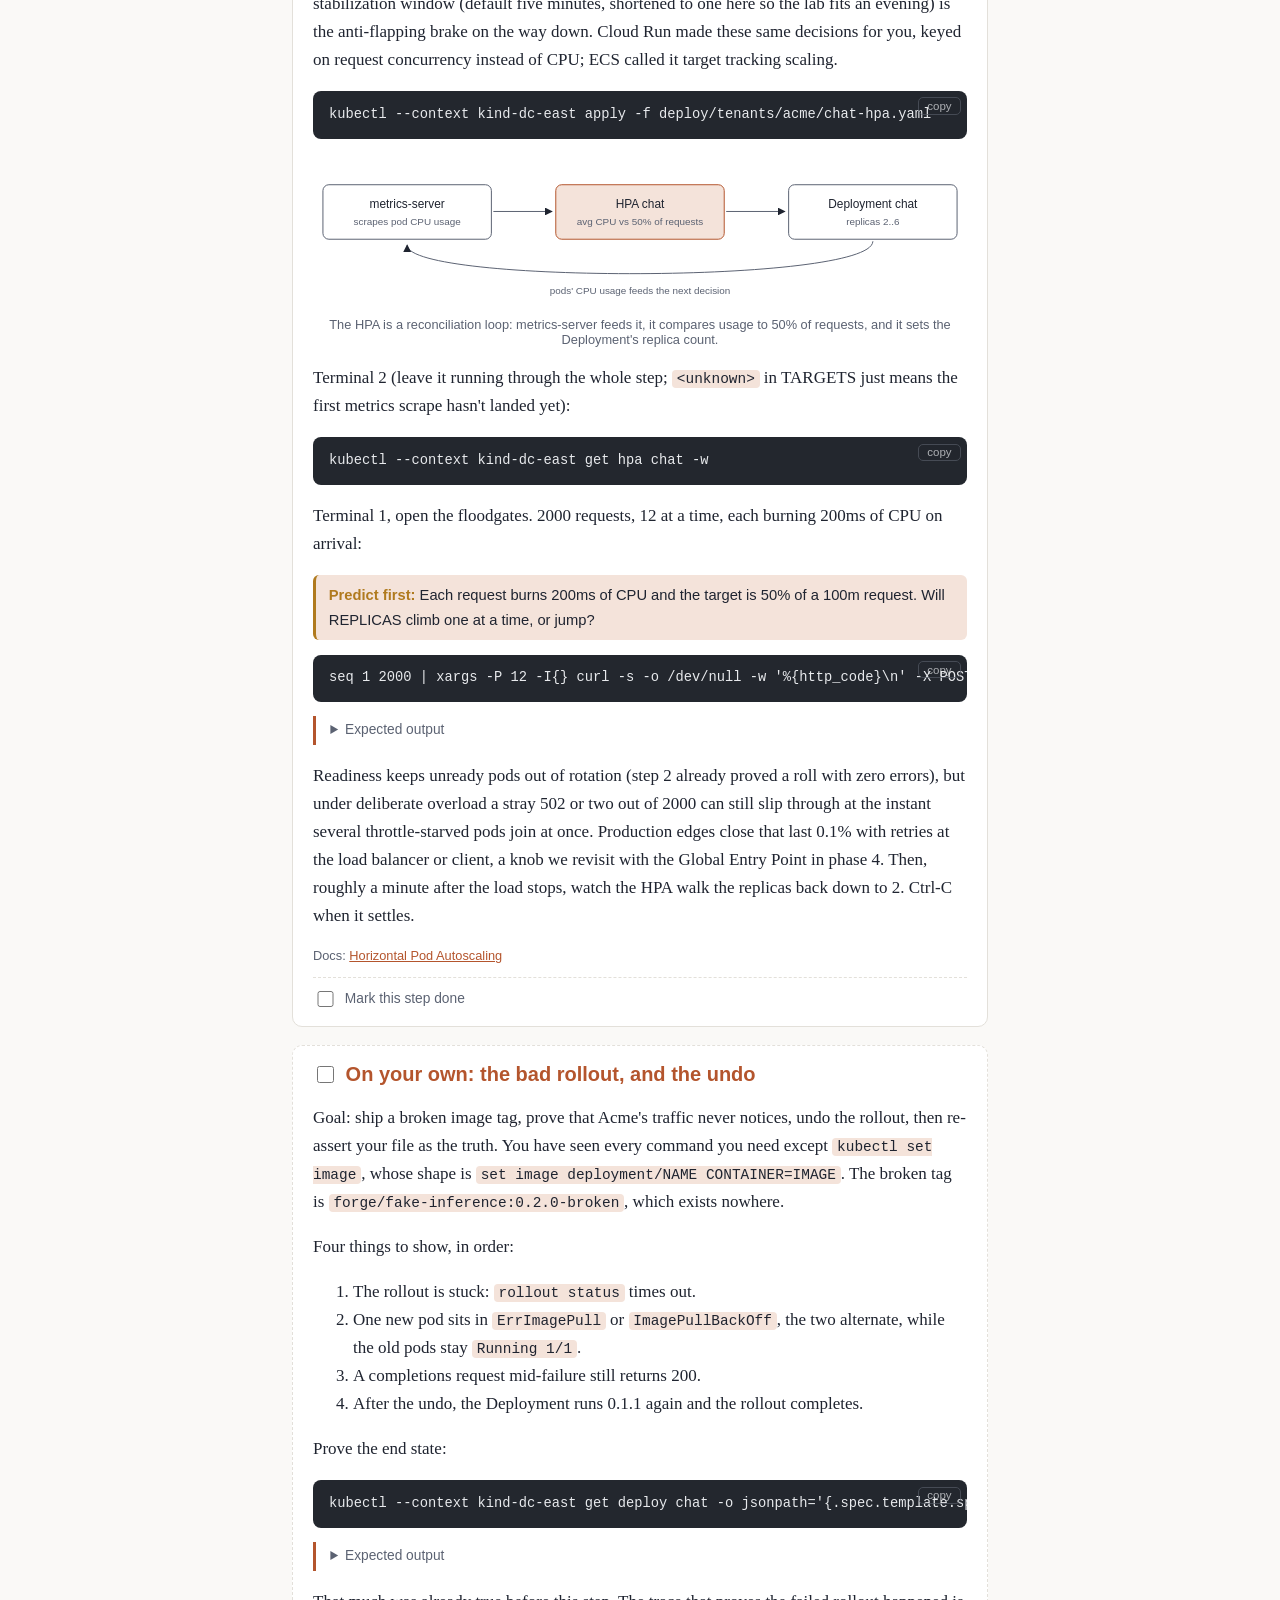
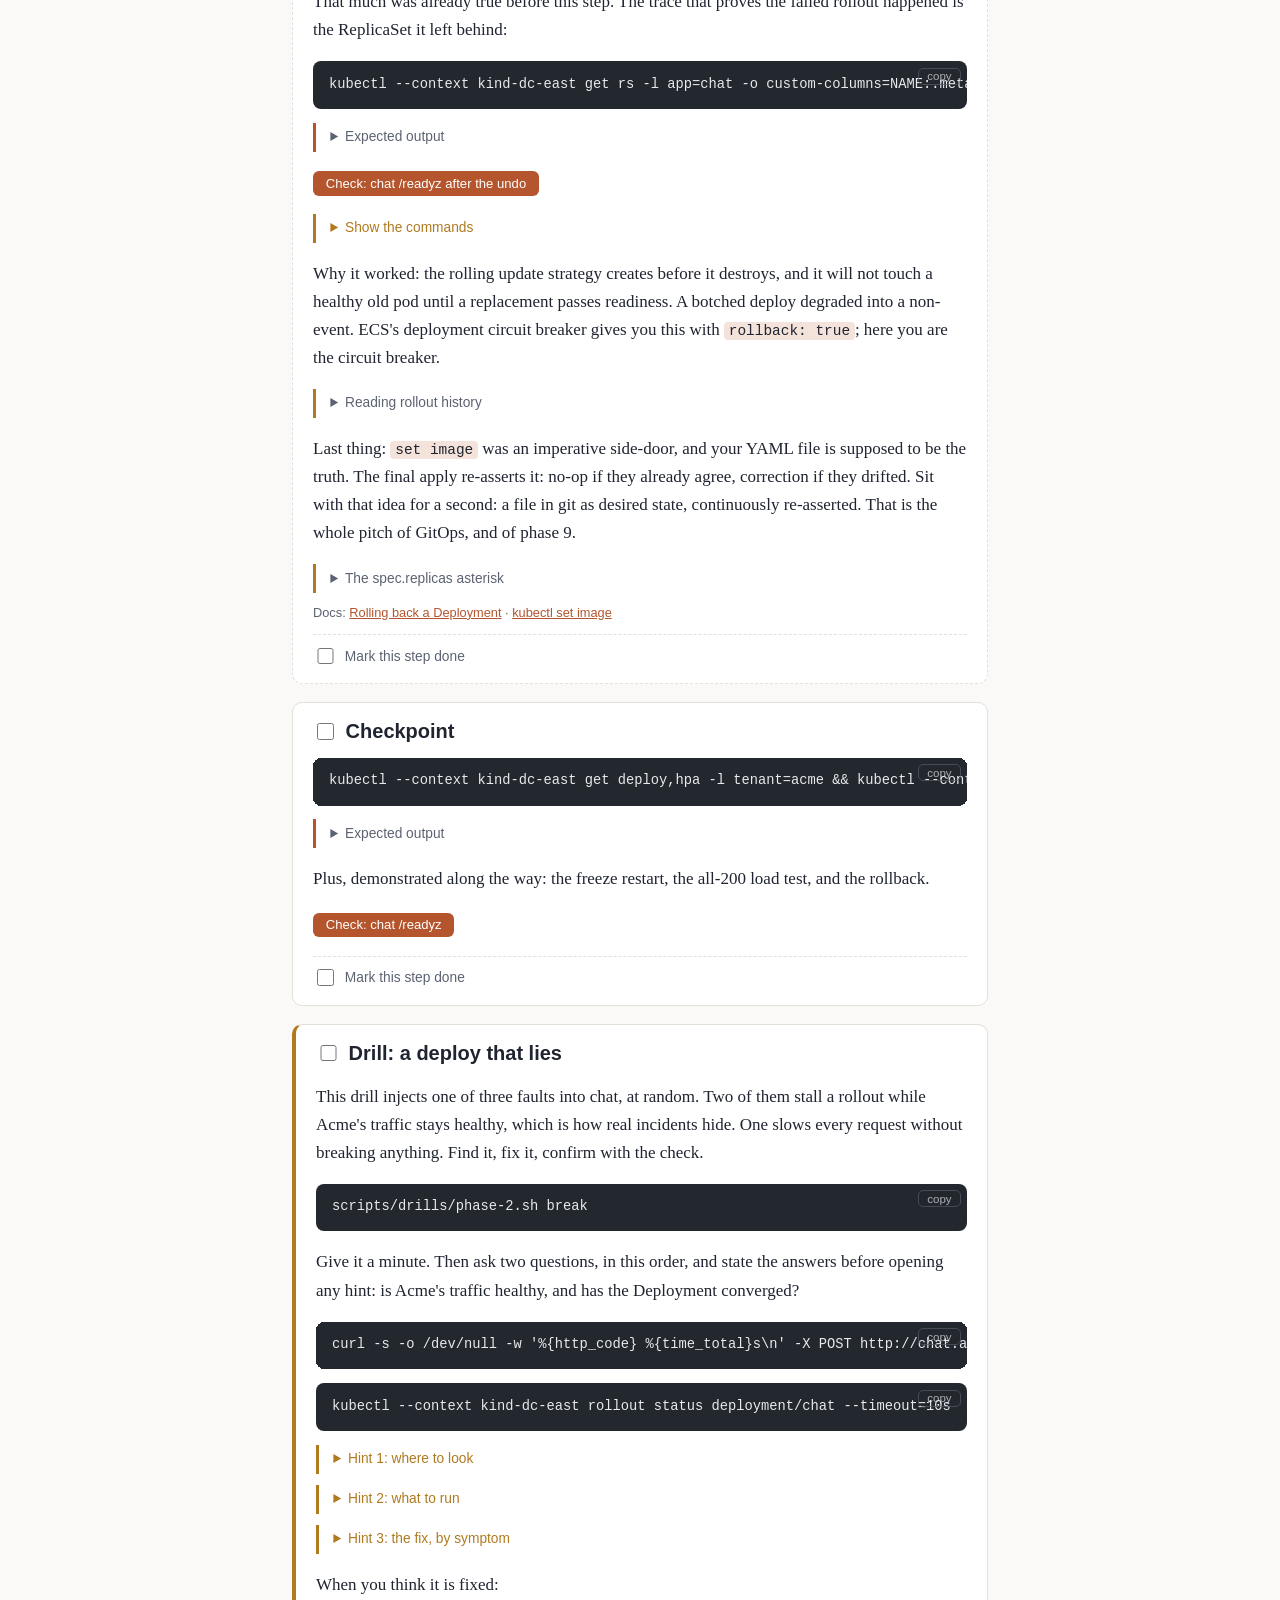
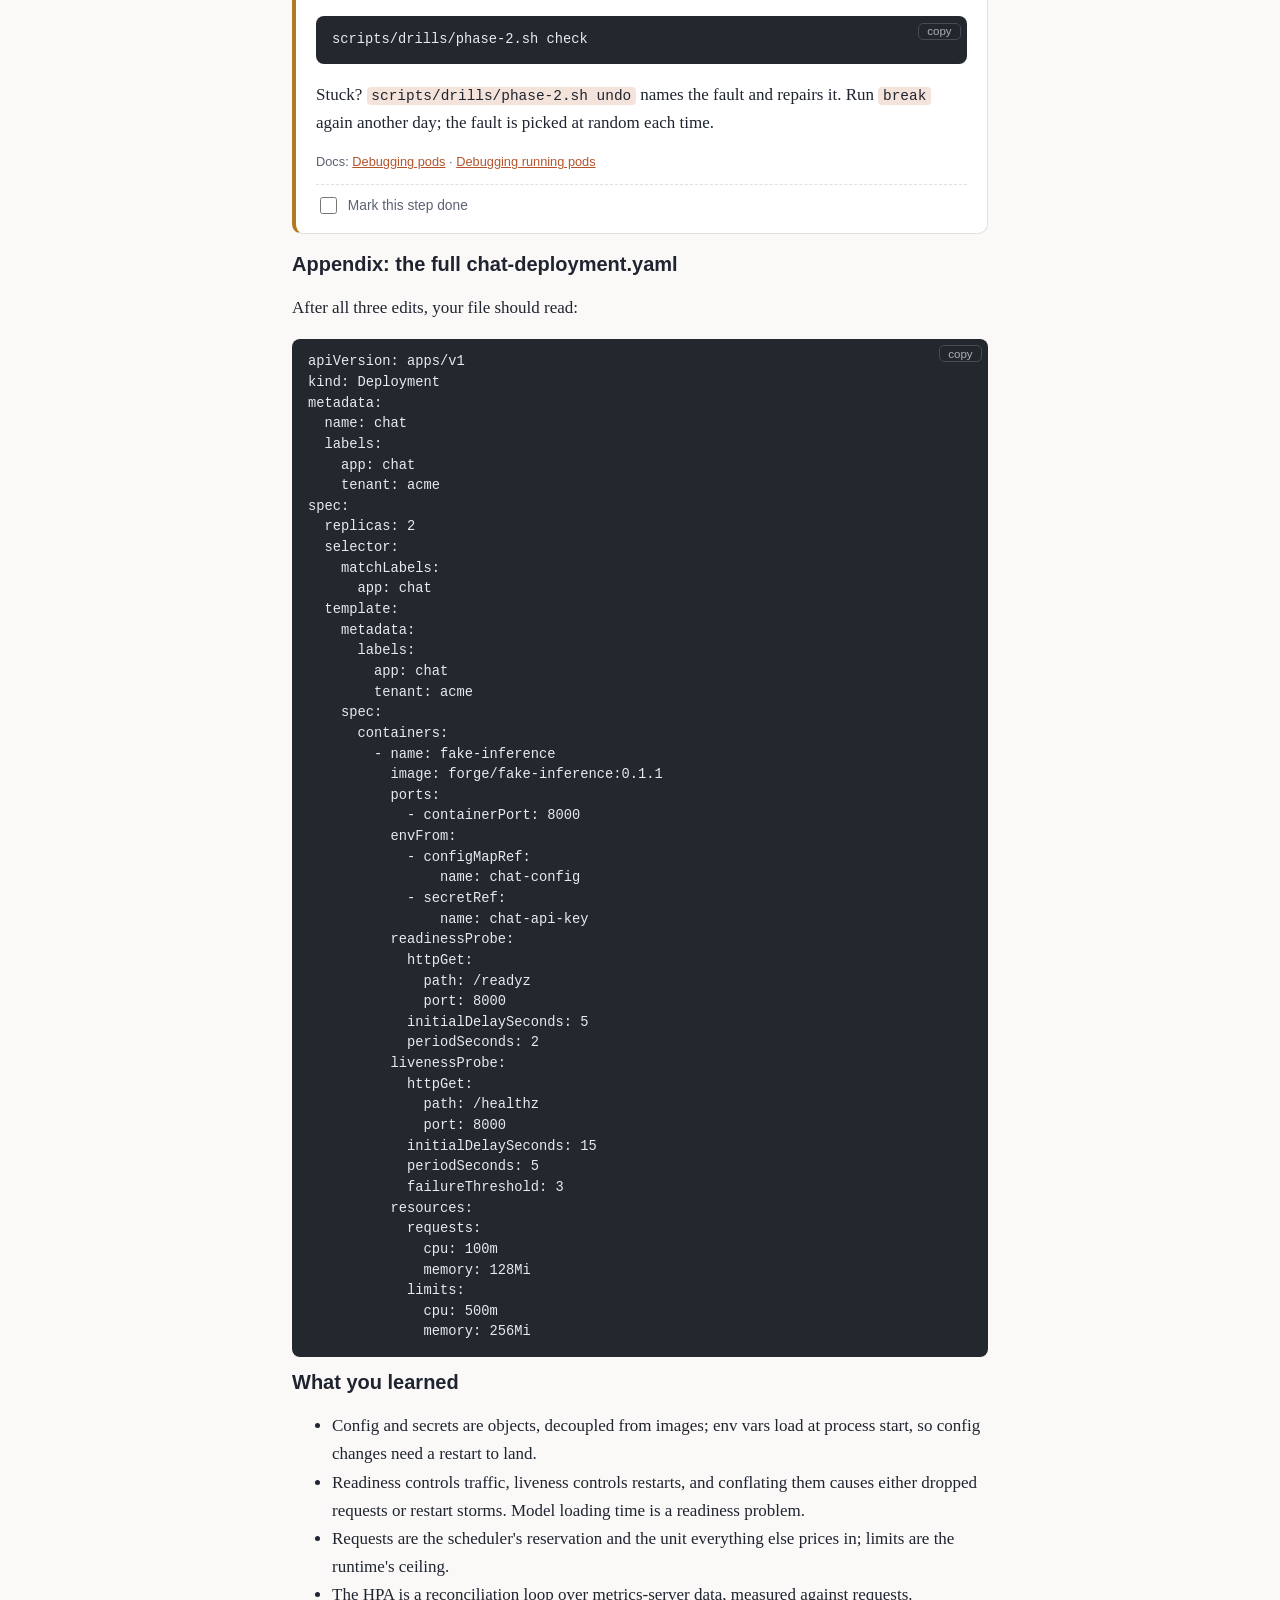
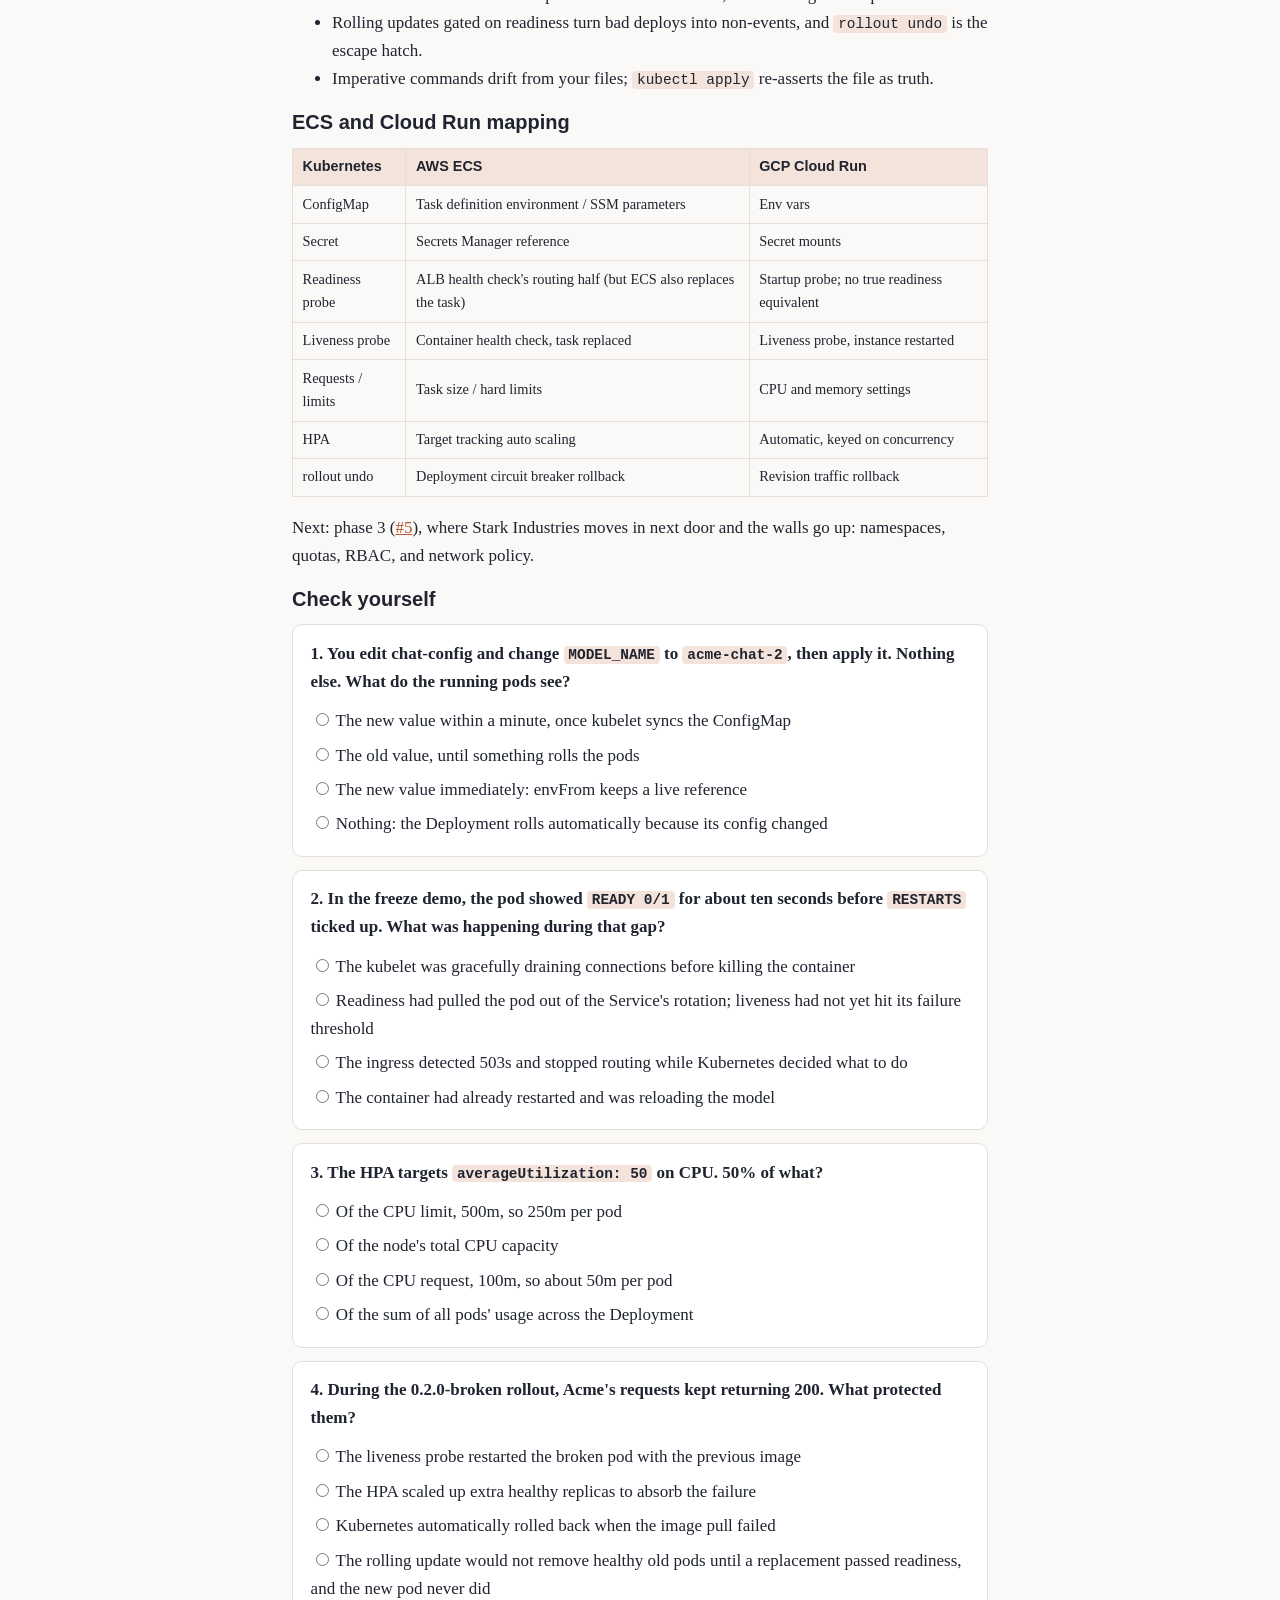
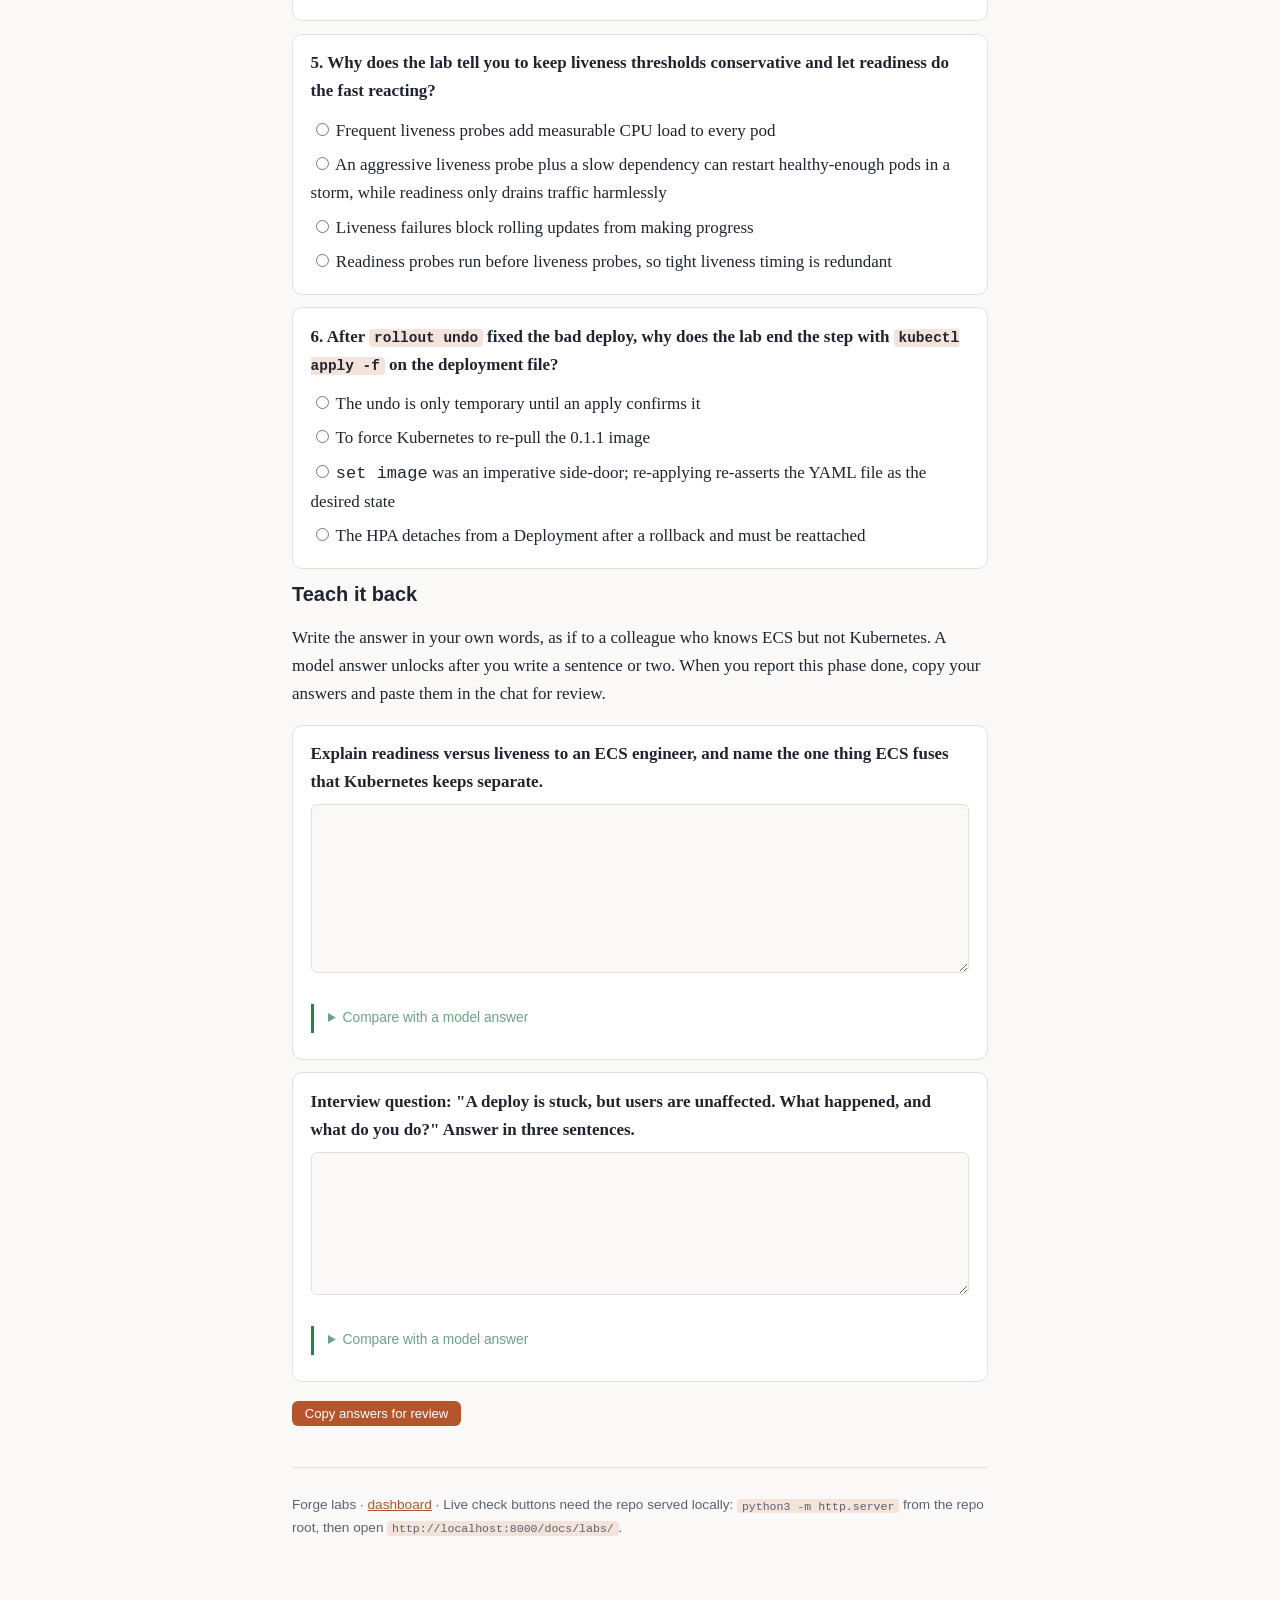
<file: docs/labs/phase-2-config-health-scaling.html>
<!doctype html>
<html lang="en">
<head>
<meta charset="utf-8">
<meta name="viewport" content="width=device-width, initial-scale=1">
<title>Phase 2: Config, health, and scaling · Forge labs</title>
<link rel="stylesheet" href="assets/lab.css">
</head>
<body data-lab="phase-2">
<main>
<nav class="crumbs"><a href="index.html">← All labs</a></nav>
<h1>Phase 2: Config, health, and scaling</h1>
<p class="lede">chat stops being a demo and starts behaving like a production service. Ticket <a href="https://github.com/jimmie-potts/kubernetes-practice/issues/4">#4</a>.</p>
<div class="chips"><span class="chip" id="progress"></span><span class="chip" id="quiz-score"></span><span class="chip" id="teach-score"></span></div>

<p>Goal: configuration moves out of the pod spec, probes teach Kubernetes what "healthy" and "ready" mean for a model server, resources make scheduling and autoscaling possible, an HPA scales chat under load, and a bad rollout gets rolled back.</p>
<section class="step" data-step="s0">
<h2>Before you start</h2>
<p>Prerequisite: phase 1's end state in dc-east (chat Deployment, Service, Ingress, ingress-nginx answering on 8080). Confirm it:</p>
<pre><code>kubectl --context kind-dc-east get deploy,svc,ingress -l tenant=acme</code></pre>
<p>Start the command journal in this terminal. It writes to the gitignored <code>.journal/phase-2.log</code> and records only this terminal:</p>
<pre><code>source scripts/lab-journal.sh start phase-2</code></pre>
</section>

<section class="step" data-step="s1">
<h2>Step 1: Configuration out of the pod spec</h2>
<p><code>MODEL_NAME</code> currently sits as a literal inside <code>chat-deployment.yaml</code>. That couples the image's <em>identity</em> to its <em>settings</em>: the same YAML cannot serve two tenants or two environments. You already solved this in ECS by keeping env vars in the task definition and secrets in Secrets Manager; Kubernetes splits the same idea into ConfigMap and Secret objects.</p>
<p>Create <code>deploy/tenants/acme/chat-config.yaml</code>:</p>
<pre><code>apiVersion: v1
kind: ConfigMap
metadata:
  name: chat-config
  labels:
    tenant: acme
data:
  MODEL_NAME: acme-chat-1
  SIMULATED_DELAY_MS: "150"
  BURN_CPU_MS: "200"</code></pre>
<p>(<code>BURN_CPU_MS</code> makes each request burn real CPU. Useless now, load-bearing in step 5.)</p>
<p>Create <code>deploy/tenants/acme/chat-secret.yaml</code>:</p>
<pre><code>apiVersion: v1
kind: Secret
metadata:
  name: chat-api-key
  labels:
    tenant: acme
stringData:
  ACME_API_KEY: sk-acme-0000-not-real</code></pre>
<details class="aside"><summary>Why Secrets are not actually secret</summary>
<p>Two honesty notes. First, Secrets are base64-encoded, not encrypted; <code>kubectl get secret chat-api-key -o yaml</code> shows you exactly how thin that veil is (decode it: base64 is encoding, anyone can reverse it). Second, a real key would never be committed to git like this; production platforms inject secrets from a vault (External Secrets Operator, Sealed Secrets). Fine for a fake key in a lab, and worth saying out loud once.</p>
</details>
<p>Now edit <code>chat-deployment.yaml</code>: delete the whole <code>env:</code> block under the container and replace it with:</p>
<pre><code>          envFrom:
            - configMapRef:
                name: chat-config
            - secretRef:
                name: chat-api-key</code></pre>
<p>Apply all three files:</p>
<pre><code>kubectl --context kind-dc-east apply -f deploy/tenants/acme/</code></pre>
<p>The pod template changed, so the Deployment rolls the pods. Wait for the roll to finish, or <code>exec</code> can land in an old pod:</p>
<pre><code>kubectl --context kind-dc-east rollout status deployment/chat</code></pre>
<p>Verify the environment actually landed inside a container:</p>
<p class="predict">ACME_API_KEY came from a Secret and MODEL_NAME from a ConfigMap. Will the process inside the container see any difference between them?</p>
<pre><code>kubectl --context kind-dc-east exec deploy/chat -- env | grep -E 'MODEL_NAME|ACME_API_KEY|BURN'</code></pre>
<details class="expected"><summary>Expected output</summary>
<p>Three plain <code>NAME=value</code> lines. The process cannot tell which one came from the Secret.</p>
</details>
<details class="aside"><summary>Why editing a ConfigMap does not restart pods</summary>
<p>One gotcha to file away: editing a ConfigMap alone does NOT restart pods. Env vars are read at process start, so pods keep running with old values until something rolls them (<code>kubectl rollout restart deployment chat</code>). Platforms get bitten by this constantly.</p>
</details>
<p class="sources">Docs: <a href="https://kubernetes.io/docs/concepts/configuration/configmap/">ConfigMaps</a> · <a href="https://kubernetes.io/docs/concepts/configuration/secret/">Secrets</a></p>
</section>

<section class="step" data-step="s2">
<h2>Step 2: Probes, or teaching Kubernetes what "ready" means</h2>
<p>In phase 1's step 6, a restart served 503s: traffic reached pods whose model was still loading, because Kubernetes' only definition of "working" was "the process is running". For inference platforms this is <em>the</em> central health problem, and the fix is two probes with two different jobs:</p>
<ul>
<li><strong>Readiness</strong>: "may I receive traffic?" Fails → pod is removed from the Service's rotation. Nothing is killed. This is the routing half of your ALB target group health check, with one difference that matters: ECS also stops and replaces a task that fails its ALB check. Kubernetes separates "stop routing to it" (readiness) from "restart it" (liveness), while ECS fuses them into one blunt verdict. Readiness-without-killing has no ECS twin, and it is the property that made the zero-downtime rollout below possible.</li>
<li><strong>Liveness</strong>: "am I beyond saving?" Fails repeatedly → kubelet restarts the container. This is the ECS container health check that replaces a task.</li>
</ul>
<p>fake-inference has a way to prove the difference: an <code>/admin/freeze</code> endpoint that simulates a hung server. Tag a new build, 0.1.1, and load it into the data center (the version bump is itself the point: you are about to roll it out with probes watching):</p>
<pre><code>docker build -t forge/fake-inference:0.1.1 --build-arg APP_VERSION=0.1.1 services/fake-inference/</code></pre>
<pre><code>kind load docker-image forge/fake-inference:0.1.1 --name dc-east</code></pre>
<p>Edit <code>chat-deployment.yaml</code>: change the image tag to <code>0.1.1</code>, and add probes to the container (same indent level as <code>envFrom</code>):</p>
<pre><code>          readinessProbe:
            httpGet:
              path: /readyz
              port: 8000
            initialDelaySeconds: 5
            periodSeconds: 2
          livenessProbe:
            httpGet:
              path: /healthz
              port: 8000
            initialDelaySeconds: 15
            periodSeconds: 5
            failureThreshold: 3</code></pre>
<p>Apply, and rerun phase 1's crack-finder while the pods roll:</p>
<pre><code>kubectl --context kind-dc-east apply -f deploy/tenants/acme/chat-deployment.yaml</code></pre>
<p class="predict">Same ten-second model load as phase 1's step 6. How many 503s this time?</p>
<pre><code>for i in $(seq 1 20); do curl -s -o /dev/null -w '%{http_code} ' -X POST http://chat.acme.dc-east.localtest.me:8080/v1/completions -H 'Content-Type: application/json' -d '{"prompt":"hi"}'; sleep 1; done; echo</code></pre>
<details class="expected"><summary>Expected output</summary>
<p>All 200s. If one or two 503s lead the list, step 1's old pods were still loading their model when you applied; they had no probe yet, and the probes govern only the new pods.</p>
</details>
<p>Same ten-second model load as phase 1, but new pods now join the Service only after <code>/readyz</code> succeeds, and the rolling update keeps old pods serving until replacements are truly ready. Zero-downtime deploys are not a product feature; they are this probe.</p>
<p><button class="check" data-url="http://chat.acme.dc-east.localtest.me:8080/readyz">Check: chat /readyz</button></p>
<details class="aside"><summary>What about models that load for minutes?</summary>
<p>Real model servers load weights for minutes, not seconds. The production tool for that is a third probe, <code>startupProbe</code>, which suspends the other two until first success; one to know exists, not needed here.</p>
</details>
<p>Now the liveness demo. Freeze one pod and watch both probes do their separate jobs. Terminal 2:</p>
<pre><code>kubectl --context kind-dc-east get pods -w</code></pre>
<p>Terminal 1:</p>
<pre><code>POD=$(kubectl --context kind-dc-east get pods -l app=chat -o name | head -1); kubectl --context kind-dc-east port-forward $POD 18080:8000 &amp; sleep 2; curl -s -X POST localhost:18080/admin/freeze; kill %1</code></pre>
<details class="expected"><summary>Expected output</summary>
<p>Watch terminal 2 tell the story in two acts: within a few seconds the frozen pod drops to <code>READY 0/1</code> (readiness failed, traffic drained away, nothing killed), and about ten seconds after that, fifteen from the freeze, <code>RESTARTS</code> ticks to 1 (liveness gave up, kubelet restarted the container). The restart wipes the in-memory freeze, the model reloads, readiness passes, and the pod rejoins on its own.</p>
</details>
<p>Ctrl-C the watch.</p>
<figure class="diagram">
<svg viewBox="0 0 660 110" role="img" aria-label="freeze timeline: readiness drains the pod at about five seconds, liveness restarts it at about fifteen, then it rejoins">
  <defs><marker id="arr" markerWidth="8" markerHeight="8" refX="7" refY="4" orient="auto"><path d="M0,0 L8,4 L0,8 z" fill="currentColor"/></marker></defs>
  <rect class="box-accent" x="10" y="25" width="145" height="55"/>
  <text x="82" y="48" text-anchor="middle">POST /admin/freeze</text>
  <text class="small" x="82" y="66" text-anchor="middle">t = 0: pod hangs</text>
  <rect class="box" x="180" y="25" width="145" height="55"/>
  <text x="252" y="48" text-anchor="middle">READY 0/1</text>
  <text class="small" x="252" y="66" text-anchor="middle">~5s: drained, not killed</text>
  <rect class="box" x="350" y="25" width="145" height="55"/>
  <text x="422" y="48" text-anchor="middle">RESTARTS → 1</text>
  <text class="small" x="422" y="66" text-anchor="middle">~15s: kubelet restarts it</text>
  <rect class="box" x="520" y="25" width="130" height="55"/>
  <text x="585" y="48" text-anchor="middle">READY 1/1</text>
  <text class="small" x="585" y="66" text-anchor="middle">reloads, rejoins</text>
  <path class="arrow" d="M157 52 H175"/>
  <path class="arrow" d="M327 52 H345"/>
  <path class="arrow" d="M497 52 H515"/>
</svg>
<figcaption>The freeze demo: readiness drains traffic first, liveness restarts the container last, and the pod rejoins on its own.</figcaption>
</figure>
<details class="aside"><summary>Why keep liveness conservative</summary>
<p>One production caution: keep liveness thresholds conservative. An aggressive liveness probe plus a slow dependency equals restart storms; readiness should do the fast reacting, liveness only the last resort.</p>
</details>
<p class="sources">Docs: <a href="https://kubernetes.io/docs/concepts/configuration/liveness-readiness-startup-probes/">Liveness, readiness, and startup probes</a> · <a href="https://kubernetes.io/docs/tasks/configure-pod-container/configure-liveness-readiness-startup-probes/">Configuring probes</a></p>
</section>

<section class="step" data-step="s3">
<h2>Step 3: Resources, the currency of everything that follows</h2>
<p>Add to the container in <code>chat-deployment.yaml</code>:</p>
<pre><code>          resources:
            requests:
              cpu: 100m
              memory: 128Mi
            limits:
              cpu: 500m
              memory: 256Mi</code></pre>
<pre><code>kubectl --context kind-dc-east apply -f deploy/tenants/acme/chat-deployment.yaml</code></pre>
<p>Two numbers, two meanings. <strong>Requests</strong> are what the scheduler <em>reserves</em>: the pod lands only on a node with 100 millicores and 128Mi unclaimed (the ECS task size used for placement). <strong>Limits</strong> are what the runtime <em>enforces</em>: CPU beyond 500m gets throttled, memory beyond 256Mi gets the container OOM-killed. Everything ahead is denominated in requests: HPA percentages (step 5) measure against them, and tenant Quotas (phase 3) add them up.</p>
<p class="sources">Docs: <a href="https://kubernetes.io/docs/concepts/configuration/manage-resources-containers/">Resource requests and limits</a></p>
</section>

<section class="step" data-step="s4">
<h2>Step 4: metrics-server, so the cluster can see itself</h2>
<p><code>kubectl top</code> and the HPA both need a metrics pipeline that vanilla clusters (and kind) do not ship:</p>
<pre><code>kubectl --context kind-dc-east apply -f https://github.com/kubernetes-sigs/metrics-server/releases/download/v0.9.0/components.yaml</code></pre>
<pre><code>kubectl --context kind-dc-east -n kube-system patch deployment metrics-server --type=json -p='[{"op":"add","path":"/spec/template/spec/containers/0/args/-","value":"--kubelet-insecure-tls"}]'</code></pre>
<details class="aside"><summary>Why the insecure-TLS patch</summary>
<p>The patch exists because kind's kubelets present self-signed certs; metrics-server refuses them by default. A local-cluster concession, not a production practice.</p>
</details>
<pre><code>kubectl --context kind-dc-east -n kube-system rollout status deployment/metrics-server --timeout=120s</code></pre>
<p>Give it thirty seconds to take its first scrape, then look at your data center's vitals:</p>
<pre><code>kubectl --context kind-dc-east top nodes</code></pre>
<pre><code>kubectl --context kind-dc-east top pods</code></pre>
<p class="sources">Docs: <a href="https://kubernetes.io/docs/tasks/debug/debug-cluster/resource-metrics-pipeline/">Resource metrics pipeline</a></p>
</section>

<section class="step" data-step="s5">
<h2>Step 5: The HPA, or Cloud Run's autoscaler with the covers off</h2>
<p>Create <code>deploy/tenants/acme/chat-hpa.yaml</code>:</p>
<pre><code>apiVersion: autoscaling/v2
kind: HorizontalPodAutoscaler
metadata:
  name: chat
  labels:
    tenant: acme
spec:
  scaleTargetRef:
    apiVersion: apps/v1
    kind: Deployment
    name: chat
  minReplicas: 2
  maxReplicas: 6
  metrics:
    - type: Resource
      resource:
        name: cpu
        target:
          type: Utilization
          averageUtilization: 50
  behavior:
    scaleDown:
      stabilizationWindowSeconds: 60</code></pre>
<p>The math: 50% of <em>requests</em> (100m) means the HPA adds pods whenever average usage exceeds 50m per pod, and removes them when it falls below, never leaving the 2..6 range. The stabilization window (default five minutes, shortened to one here so the lab fits an evening) is the anti-flapping brake on the way down. Cloud Run made these same decisions for you, keyed on request concurrency instead of CPU; ECS called it target tracking scaling.</p>
<pre><code>kubectl --context kind-dc-east apply -f deploy/tenants/acme/chat-hpa.yaml</code></pre>
<figure class="diagram">
<svg viewBox="0 0 660 150" role="img" aria-label="the HPA loop: metrics-server scrapes pod CPU, the HPA compares it to the target and sets replicas on the Deployment">
  <defs><marker id="arr2" markerWidth="8" markerHeight="8" refX="7" refY="4" orient="auto"><path d="M0,0 L8,4 L0,8 z" fill="currentColor"/></marker></defs>
  <rect class="box" x="10" y="30" width="170" height="55"/>
  <text x="95" y="53" text-anchor="middle">metrics-server</text>
  <text class="small" x="95" y="71" text-anchor="middle">scrapes pod CPU usage</text>
  <rect class="box-accent" x="245" y="30" width="170" height="55"/>
  <text x="330" y="53" text-anchor="middle">HPA chat</text>
  <text class="small" x="330" y="71" text-anchor="middle">avg CPU vs 50% of requests</text>
  <rect class="box" x="480" y="30" width="170" height="55"/>
  <text x="565" y="53" text-anchor="middle">Deployment chat</text>
  <text class="small" x="565" y="71" text-anchor="middle">replicas 2..6</text>
  <path class="arrow" style="marker-end:url(#arr2)" d="M182 57 H241"/>
  <path class="arrow" style="marker-end:url(#arr2)" d="M417 57 H476"/>
  <path class="arrow" style="marker-end:url(#arr2)" d="M565 87 C 565 130, 95 130, 95 91"/>
  <text class="small" x="330" y="140" text-anchor="middle">pods' CPU usage feeds the next decision</text>
</svg>
<figcaption>The HPA is a reconciliation loop: metrics-server feeds it, it compares usage to 50% of requests, and it sets the Deployment's replica count.</figcaption>
</figure>
<p>Terminal 2 (leave it running through the whole step; <code>&lt;unknown&gt;</code> in TARGETS just means the first metrics scrape hasn't landed yet):</p>
<pre><code>kubectl --context kind-dc-east get hpa chat -w</code></pre>
<p>Terminal 1, open the floodgates. 2000 requests, 12 at a time, each burning 200ms of CPU on arrival:</p>
<p class="predict">Each request burns 200ms of CPU and the target is 50% of a 100m request. Will REPLICAS climb one at a time, or jump?</p>
<pre><code>seq 1 2000 | xargs -P 12 -I{} curl -s -o /dev/null -w '%{http_code}\n' -X POST http://chat.acme.dc-east.localtest.me:8080/v1/completions -H 'Content-Type: application/json' -d '{"prompt":"load test"}' | sort | uniq -c</code></pre>
<details class="expected"><summary>Expected output</summary>
<p>Watch terminal 2: CPU blows through the 50% target (throttling pins each pod near its 500m limit, which is 500% of requests), and REPLICAS jumps upward, often straight from 2 to 6 in a single decision, typically inside a minute. When the load finishes, read the histogram: expect all or nearly all 200s; the validation run scored 1997 to 3.</p>
</details>
<p>Readiness keeps unready pods out of rotation (step 2 already proved a roll with zero errors), but under deliberate overload a stray 502 or two out of 2000 can still slip through at the instant several throttle-starved pods join at once. Production edges close that last 0.1% with retries at the load balancer or client, a knob we revisit with the Global Entry Point in phase 4. Then, roughly a minute after the load stops, watch the HPA walk the replicas back down to 2. Ctrl-C when it settles.</p>
<p class="sources">Docs: <a href="https://kubernetes.io/docs/tasks/run-application/horizontal-pod-autoscale/">Horizontal Pod Autoscaling</a></p>
</section>

<section class="step solo" data-step="s6">
<h2>On your own: the bad rollout, and the undo</h2>
<p>Goal: ship a broken image tag, prove that Acme's traffic never notices, undo the rollout, then re-assert your file as the truth. You have seen every command you need except <code>kubectl set image</code>, whose shape is <code>set image deployment/NAME CONTAINER=IMAGE</code>. The broken tag is <code>forge/fake-inference:0.2.0-broken</code>, which exists nowhere.</p>
<p>Four things to show, in order:</p>
<ol>
<li>The rollout is stuck: <code>rollout status</code> times out.</li>
<li>One new pod sits in <code>ErrImagePull</code> or <code>ImagePullBackOff</code>, the two alternate, while the old pods stay <code>Running 1/1</code>.</li>
<li>A completions request mid-failure still returns 200.</li>
<li>After the undo, the Deployment runs 0.1.1 again and the rollout completes.</li>
</ol>
<p>Prove the end state:</p>
<pre><code>kubectl --context kind-dc-east get deploy chat -o jsonpath='{.spec.template.spec.containers[0].image}{"\n"}' &amp;&amp; kubectl --context kind-dc-east rollout status deployment/chat --timeout=60s</code></pre>
<details class="expected"><summary>Expected output</summary>
<p><code>forge/fake-inference:0.1.1</code>, then "successfully rolled out".</p>
</details>
<p>That much was already true before this step. The trace that proves the failed rollout happened is the ReplicaSet it left behind:</p>
<pre><code>kubectl --context kind-dc-east get rs -l app=chat -o custom-columns=NAME:.metadata.name,DESIRED:.spec.replicas,IMAGE:.spec.template.spec.containers[0].image</code></pre>
<details class="expected"><summary>Expected output</summary>
<p>Among the ReplicaSets: one at <code>DESIRED 0</code> still carrying <code>0.2.0-broken</code>, and the live one at <code>DESIRED 2</code> on <code>0.1.1</code>. Kubernetes keeps the last ten ReplicaSets, so look now rather than after more rollouts.</p>
</details>
<p><button class="check" data-url="http://chat.acme.dc-east.localtest.me:8080/readyz">Check: chat /readyz after the undo</button></p>
<details class="hint"><summary>Show the commands</summary>
<pre><code>kubectl --context kind-dc-east set image deployment/chat fake-inference=forge/fake-inference:0.2.0-broken</code></pre>
<pre><code>kubectl --context kind-dc-east rollout status deployment/chat --timeout=30s</code></pre>
<p class="predict">How many chat pods will this list, and which two fields of the rolling update strategy decide that number?</p>
<pre><code>kubectl --context kind-dc-east get pods -l app=chat</code></pre>
<details class="expected"><summary>Expected output</summary>
<p>Three: two old pods <code>Running 1/1</code> and one new pod in <code>ErrImagePull</code> or <code>ImagePullBackOff</code>. <code>maxSurge</code> of 25% on two replicas rounds up to one extra pod; <code>maxUnavailable</code> of 25% rounds down to zero, so no old pod is removed.</p>
</details>
<pre><code>curl -s -o /dev/null -w '%{http_code}\n' -X POST http://chat.acme.dc-east.localtest.me:8080/v1/completions -H 'Content-Type: application/json' -d '{"prompt":"still up?"}'</code></pre>
<pre><code>kubectl --context kind-dc-east rollout undo deployment/chat</code></pre>
<pre><code>kubectl --context kind-dc-east rollout status deployment/chat --timeout=60s</code></pre>
<pre><code>kubectl --context kind-dc-east apply -f deploy/tenants/acme/chat-deployment.yaml</code></pre>
</details>
<p>Why it worked: the rolling update strategy creates before it destroys, and it will not touch a healthy old pod until a replacement passes readiness. A botched deploy degraded into a non-event. ECS's deployment circuit breaker gives you this with <code>rollback: true</code>; here you are the circuit breaker.</p>
<details class="aside"><summary>Reading rollout history</summary>
<p><code>kubectl rollout history deployment/chat</code> shows the revision trail (the undo prints a warning about a last-applied annotation, and the rolled-back revision gets renumbered to the newest; both are normal, and the final apply squares everything).</p>
</details>
<p>Last thing: <code>set image</code> was an imperative side-door, and your YAML file is supposed to be the truth. The final apply re-asserts it: no-op if they already agree, correction if they drifted. Sit with that idea for a second: a file in git as desired state, continuously re-asserted. That is the whole pitch of GitOps, and of phase 9.</p>
<details class="aside"><summary>The spec.replicas asterisk</summary>
<p>One honest asterisk: <code>spec.replicas</code>. Once the HPA owns the replica count, a re-apply mid-scale snaps replicas back to the file's 2 and the HPA fights its way back up. Standard practice is to drop <code>spec.replicas</code> from the file once an HPA manages it; we keep it today (it equals the HPA floor, so the apply was a no-op) and fix it properly when the Helm chart takes over in phase 5.</p>
</details>
<p class="sources">Docs: <a href="https://kubernetes.io/docs/concepts/workloads/controllers/deployment/#rolling-back-a-deployment">Rolling back a Deployment</a> · <a href="https://kubernetes.io/docs/reference/kubectl/generated/kubectl_set/kubectl_set_image/">kubectl set image</a></p>
</section>

<section class="step" data-step="s7">
<h2>Checkpoint</h2>
<pre><code>kubectl --context kind-dc-east get deploy,hpa -l tenant=acme &amp;&amp; kubectl --context kind-dc-east exec deploy/chat -- env | grep MODEL_NAME &amp;&amp; kubectl --context kind-dc-east top pods</code></pre>
<details class="expected"><summary>Expected output</summary>
<p>Deployment 2/2 on image 0.1.1, HPA showing a live CPU percentage against a 50% target, <code>MODEL_NAME=acme-chat-1</code> from the ConfigMap, and <code>top</code> returning numbers.</p>
</details>
<p>Plus, demonstrated along the way: the freeze restart, the all-200 load test, and the rollback.</p>
<p><button class="check" data-url="http://chat.acme.dc-east.localtest.me:8080/readyz">Check: chat /readyz</button></p>
</section>

<section class="step drill" data-step="d1">
<h2>Drill: a deploy that lies</h2>
<p>This drill injects one of three faults into chat, at random. Two of them stall a rollout while Acme's traffic stays healthy, which is how real incidents hide. One slows every request without breaking anything. Find it, fix it, confirm with the check.</p>
<pre><code>scripts/drills/phase-2.sh break</code></pre>
<p>Give it a minute. Then ask two questions, in this order, and state the answers before opening any hint: is Acme's traffic healthy, and has the Deployment converged?</p>
<pre><code>curl -s -o /dev/null -w '%{http_code} %{time_total}s\n' -X POST http://chat.acme.dc-east.localtest.me:8080/v1/completions -H 'Content-Type: application/json' -d '{"prompt":"drill"}'</code></pre>
<pre><code>kubectl --context kind-dc-east rollout status deployment/chat --timeout=10s</code></pre>
<details class="hint"><summary>Hint 1: where to look</summary>
<p>A healthy 200 does not mean the Deployment is healthy. If <code>rollout status</code> times out, list the pods: the STATUS and READY columns of the newest pod name the layer. <code>Pending</code> means the scheduler found no node for it. <code>Running</code> with <code>READY 0/1</code> means the container started but a probe keeps failing. If every pod is fine and only the latency is wrong, the pods are faithfully running the configuration they were given, so check what that configuration is.</p>
</details>
<details class="hint"><summary>Hint 2: what to run</summary>
<pre><code>kubectl --context kind-dc-east get pods -l app=chat</code></pre>
<pre><code>kubectl --context kind-dc-east describe pod POD | grep -A12 Events</code></pre>
<pre><code>kubectl --context kind-dc-east get deploy chat -o yaml | grep -A6 -E '^ +(readinessProbe|requests):'</code></pre>
<pre><code>kubectl --context kind-dc-east get configmap chat-config -o yaml</code></pre>
<pre><code>kubectl --context kind-dc-east exec deploy/chat -- env | grep -E 'DELAY|MODEL'</code></pre>
<p>Replace <code>POD</code> with the newest pod's name. Events say why a pod is Pending ("Insufficient cpu") or not Ready ("Readiness probe failed"). Compare the live objects with your files in <code>deploy/tenants/acme/</code>: something in one of them no longer matches. In <code>-o yaml</code> output, the <code>last-applied-configuration</code> annotation near the top holds what your file said the last time you applied it, and the live values sit below. Where the two disagree, you are looking at the drift.</p>
</details>
<details class="hint"><summary>Hint 3: the fix, by symptom</summary>
<table>
<thead><tr><th>Symptom</th><th>What drifted</th><th>Fix</th></tr></thead>
<tbody>
<tr><td>New pod <code>Running 0/1</code>; events say the readiness probe got a 404</td><td>The probe path in the Deployment</td><td rowspan="2">Your files are the truth: <code>kubectl --context kind-dc-east apply -f deploy/tenants/acme/</code></td></tr>
<tr><td>New pod <code>Pending</code>; events say no node has enough CPU</td><td>The CPU request in the Deployment</td></tr>
<tr><td>Every pod healthy, every request slow; <code>env</code> shows a large <code>SIMULATED_DELAY_MS</code></td><td>A value in the ConfigMap</td><td>Apply the files as above, then remember step 1's gotcha: a changed ConfigMap reaches no pod until they roll. <code>kubectl --context kind-dc-east rollout restart deployment chat</code></td></tr>
</tbody>
</table>
<p>Ignore <code>secret/chat-api-key configured</code> in the apply output. A Secret written through <code>stringData</code> reports a change on every apply, drift or not.</p>
</details>
<p>When you think it is fixed:</p>
<pre><code>scripts/drills/phase-2.sh check</code></pre>
<p>Stuck? <code>scripts/drills/phase-2.sh undo</code> names the fault and repairs it. Run <code>break</code> again another day; the fault is picked at random each time.</p>
<p class="sources">Docs: <a href="https://kubernetes.io/docs/tasks/debug/debug-application/debug-pods/">Debugging pods</a> · <a href="https://kubernetes.io/docs/tasks/debug/debug-application/debug-running-pod/">Debugging running pods</a></p>
</section>

<section>
<h2>Appendix: the full chat-deployment.yaml</h2>
<p>After all three edits, your file should read:</p>
<pre><code>apiVersion: apps/v1
kind: Deployment
metadata:
  name: chat
  labels:
    app: chat
    tenant: acme
spec:
  replicas: 2
  selector:
    matchLabels:
      app: chat
  template:
    metadata:
      labels:
        app: chat
        tenant: acme
    spec:
      containers:
        - name: fake-inference
          image: forge/fake-inference:0.1.1
          ports:
            - containerPort: 8000
          envFrom:
            - configMapRef:
                name: chat-config
            - secretRef:
                name: chat-api-key
          readinessProbe:
            httpGet:
              path: /readyz
              port: 8000
            initialDelaySeconds: 5
            periodSeconds: 2
          livenessProbe:
            httpGet:
              path: /healthz
              port: 8000
            initialDelaySeconds: 15
            periodSeconds: 5
            failureThreshold: 3
          resources:
            requests:
              cpu: 100m
              memory: 128Mi
            limits:
              cpu: 500m
              memory: 256Mi</code></pre>
</section>

<section>
<h2>What you learned</h2>
<ul>
<li>Config and secrets are objects, decoupled from images; env vars load at process start, so config changes need a restart to land.</li>
<li>Readiness controls traffic, liveness controls restarts, and conflating them causes either dropped requests or restart storms. Model loading time is a readiness problem.</li>
<li>Requests are the scheduler's reservation and the unit everything else prices in; limits are the runtime's ceiling.</li>
<li>The HPA is a reconciliation loop over metrics-server data, measured against requests.</li>
<li>Rolling updates gated on readiness turn bad deploys into non-events, and <code>rollout undo</code> is the escape hatch.</li>
<li>Imperative commands drift from your files; <code>kubectl apply</code> re-asserts the file as truth.</li>
</ul>
</section>

<section>
<h2>ECS and Cloud Run mapping</h2>
<table>
<thead>
<tr><th>Kubernetes</th><th>AWS ECS</th><th>GCP Cloud Run</th></tr>
</thead>
<tbody>
<tr><td>ConfigMap</td><td>Task definition environment / SSM parameters</td><td>Env vars</td></tr>
<tr><td>Secret</td><td>Secrets Manager reference</td><td>Secret mounts</td></tr>
<tr><td>Readiness probe</td><td>ALB health check's routing half (but ECS also replaces the task)</td><td>Startup probe; no true readiness equivalent</td></tr>
<tr><td>Liveness probe</td><td>Container health check, task replaced</td><td>Liveness probe, instance restarted</td></tr>
<tr><td>Requests / limits</td><td>Task size / hard limits</td><td>CPU and memory settings</td></tr>
<tr><td>HPA</td><td>Target tracking auto scaling</td><td>Automatic, keyed on concurrency</td></tr>
<tr><td>rollout undo</td><td>Deployment circuit breaker rollback</td><td>Revision traffic rollback</td></tr>
</tbody>
</table>
<p>Next: phase 3 (<a href="https://github.com/jimmie-potts/kubernetes-practice/issues/5">#5</a>), where Stark Industries moves in next door and the walls go up: namespaces, quotas, RBAC, and network policy.</p>
</section>

<section class="quiz">
<h2>Check yourself</h2>
<div class="q">
<p class="question">1. You edit chat-config and change <code>MODEL_NAME</code> to <code>acme-chat-2</code>, then apply it. Nothing else. What do the running pods see?</p>
<label class="option"><input type="radio" name="q1"> The new value within a minute, once kubelet syncs the ConfigMap</label>
<label class="option" data-correct="true"><input type="radio" name="q1"> The old value, until something rolls the pods</label>
<label class="option"><input type="radio" name="q1"> The new value immediately: envFrom keeps a live reference</label>
<label class="option"><input type="radio" name="q1"> Nothing: the Deployment rolls automatically because its config changed</label>
<div class="explain" hidden>Env vars are read at process start, and applying a ConfigMap does not change the pod template, so nothing rolls. The pods keep the old value until something like <code>kubectl rollout restart</code> replaces them.</div>
</div>
<div class="q">
<p class="question">2. In the freeze demo, the pod showed <code>READY 0/1</code> for about ten seconds before <code>RESTARTS</code> ticked up. What was happening during that gap?</p>
<label class="option"><input type="radio" name="q2"> The kubelet was gracefully draining connections before killing the container</label>
<label class="option" data-correct="true"><input type="radio" name="q2"> Readiness had pulled the pod out of the Service's rotation; liveness had not yet hit its failure threshold</label>
<label class="option"><input type="radio" name="q2"> The ingress detected 503s and stopped routing while Kubernetes decided what to do</label>
<label class="option"><input type="radio" name="q2"> The container had already restarted and was reloading the model</label>
<div class="explain" hidden>The two probes act independently: readiness failed first and removed the pod from rotation without killing anything, while liveness needed three failures at five-second intervals before the kubelet restarted the container.</div>
</div>
<div class="q">
<p class="question">3. The HPA targets <code>averageUtilization: 50</code> on CPU. 50% of what?</p>
<label class="option"><input type="radio" name="q3"> Of the CPU limit, 500m, so 250m per pod</label>
<label class="option"><input type="radio" name="q3"> Of the node's total CPU capacity</label>
<label class="option" data-correct="true"><input type="radio" name="q3"> Of the CPU request, 100m, so about 50m per pod</label>
<label class="option"><input type="radio" name="q3"> Of the sum of all pods' usage across the Deployment</label>
<div class="explain" hidden>HPA utilization percentages are measured against <em>requests</em>, not limits. That is why the lab could show pods at 500% of requests (ten times the 50% target) while throttled at their limit, and why requests are the unit everything else prices in.</div>
</div>
<div class="q">
<p class="question">4. During the 0.2.0-broken rollout, Acme's requests kept returning 200. What protected them?</p>
<label class="option"><input type="radio" name="q4"> The liveness probe restarted the broken pod with the previous image</label>
<label class="option"><input type="radio" name="q4"> The HPA scaled up extra healthy replicas to absorb the failure</label>
<label class="option"><input type="radio" name="q4"> Kubernetes automatically rolled back when the image pull failed</label>
<label class="option" data-correct="true"><input type="radio" name="q4"> The rolling update would not remove healthy old pods until a replacement passed readiness, and the new pod never did</label>
<div class="explain" hidden>The strategy creates before it destroys: the new pod sat in <code>ImagePullBackOff</code> and never became ready, so the old pods were never touched. Nothing rolled back automatically. You were the circuit breaker, via <code>rollout undo</code>.</div>
</div>
<div class="q">
<p class="question">5. Why does the lab tell you to keep liveness thresholds conservative and let readiness do the fast reacting?</p>
<label class="option"><input type="radio" name="q5"> Frequent liveness probes add measurable CPU load to every pod</label>
<label class="option" data-correct="true"><input type="radio" name="q5"> An aggressive liveness probe plus a slow dependency can restart healthy-enough pods in a storm, while readiness only drains traffic harmlessly</label>
<label class="option"><input type="radio" name="q5"> Liveness failures block rolling updates from making progress</label>
<label class="option"><input type="radio" name="q5"> Readiness probes run before liveness probes, so tight liveness timing is redundant</label>
<div class="explain" hidden>Readiness failing costs nothing but routing; liveness failing kills containers. If a slow dependency makes probes lag, a trigger-happy liveness probe turns a slowdown into restart storms, so restarts should be the last resort.</div>
</div>
<div class="q">
<p class="question">6. After <code>rollout undo</code> fixed the bad deploy, why does the lab end the step with <code>kubectl apply -f</code> on the deployment file?</p>
<label class="option"><input type="radio" name="q6"> The undo is only temporary until an apply confirms it</label>
<label class="option"><input type="radio" name="q6"> To force Kubernetes to re-pull the 0.1.1 image</label>
<label class="option" data-correct="true"><input type="radio" name="q6"> <code>set image</code> was an imperative side-door; re-applying re-asserts the YAML file as the desired state</label>
<label class="option"><input type="radio" name="q6"> The HPA detaches from a Deployment after a rollback and must be reattached</label>
<div class="explain" hidden>Imperative commands drift the cluster away from your files. Re-applying makes the file the truth again, a no-op if they agree and a correction if they drifted. That is the core idea behind GitOps.</div>
</div>
</section>

<section class="teach-back">
<h2>Teach it back</h2>
<p>Write the answer in your own words, as if to a colleague who knows ECS but not Kubernetes. A model answer unlocks after you write a sentence or two. When you report this phase done, copy your answers and paste them in the chat for review.</p>
<div class="tb" data-tb="t1">
<p class="prompt">Explain readiness versus liveness to an ECS engineer, and name the one thing ECS fuses that Kubernetes keeps separate.</p>
<textarea rows="6"></textarea>
<details class="model"><summary>Compare with a model answer</summary>
<p>Readiness asks "may this pod receive traffic?", and a failure only removes the pod from the Service's rotation. Liveness asks "is this container beyond saving?", and repeated failures restart it. ECS fuses both into the ALB health check: a task that fails it is pulled from the target group and replaced in one verdict. Kubernetes keeps draining and restarting separate, which is what lets a rollout wait for a model to load without dropping a request.</p>
</details>
</div>
<div class="tb" data-tb="t2">
<p class="prompt">Interview question: "A deploy is stuck, but users are unaffected. What happened, and what do you do?" Answer in three sentences.</p>
<textarea rows="5"></textarea>
<details class="model"><summary>Compare with a model answer</summary>
<p>The rolling update created a replacement pod that never became ready, so it never removed a healthy old pod, and users kept hitting the old pods. I read the new pod's events to learn why it failed, because Pending, ImagePullBackOff, and a failing probe each point at a different fix. Then I either fix the cause and let the rollout continue, or roll back with rollout undo and re-apply the file so the cluster matches git again.</p>
</details>
</div>
</section>

<footer>
<p>Forge labs · <a href="index.html">dashboard</a> · Live check buttons need the repo served locally: <code>python3 -m http.server</code> from the repo root, then open <code>http://localhost:8000/docs/labs/</code>.</p>
</footer>
</main>
<script src="assets/lab.js"></script>
</body>
</html>
</file>
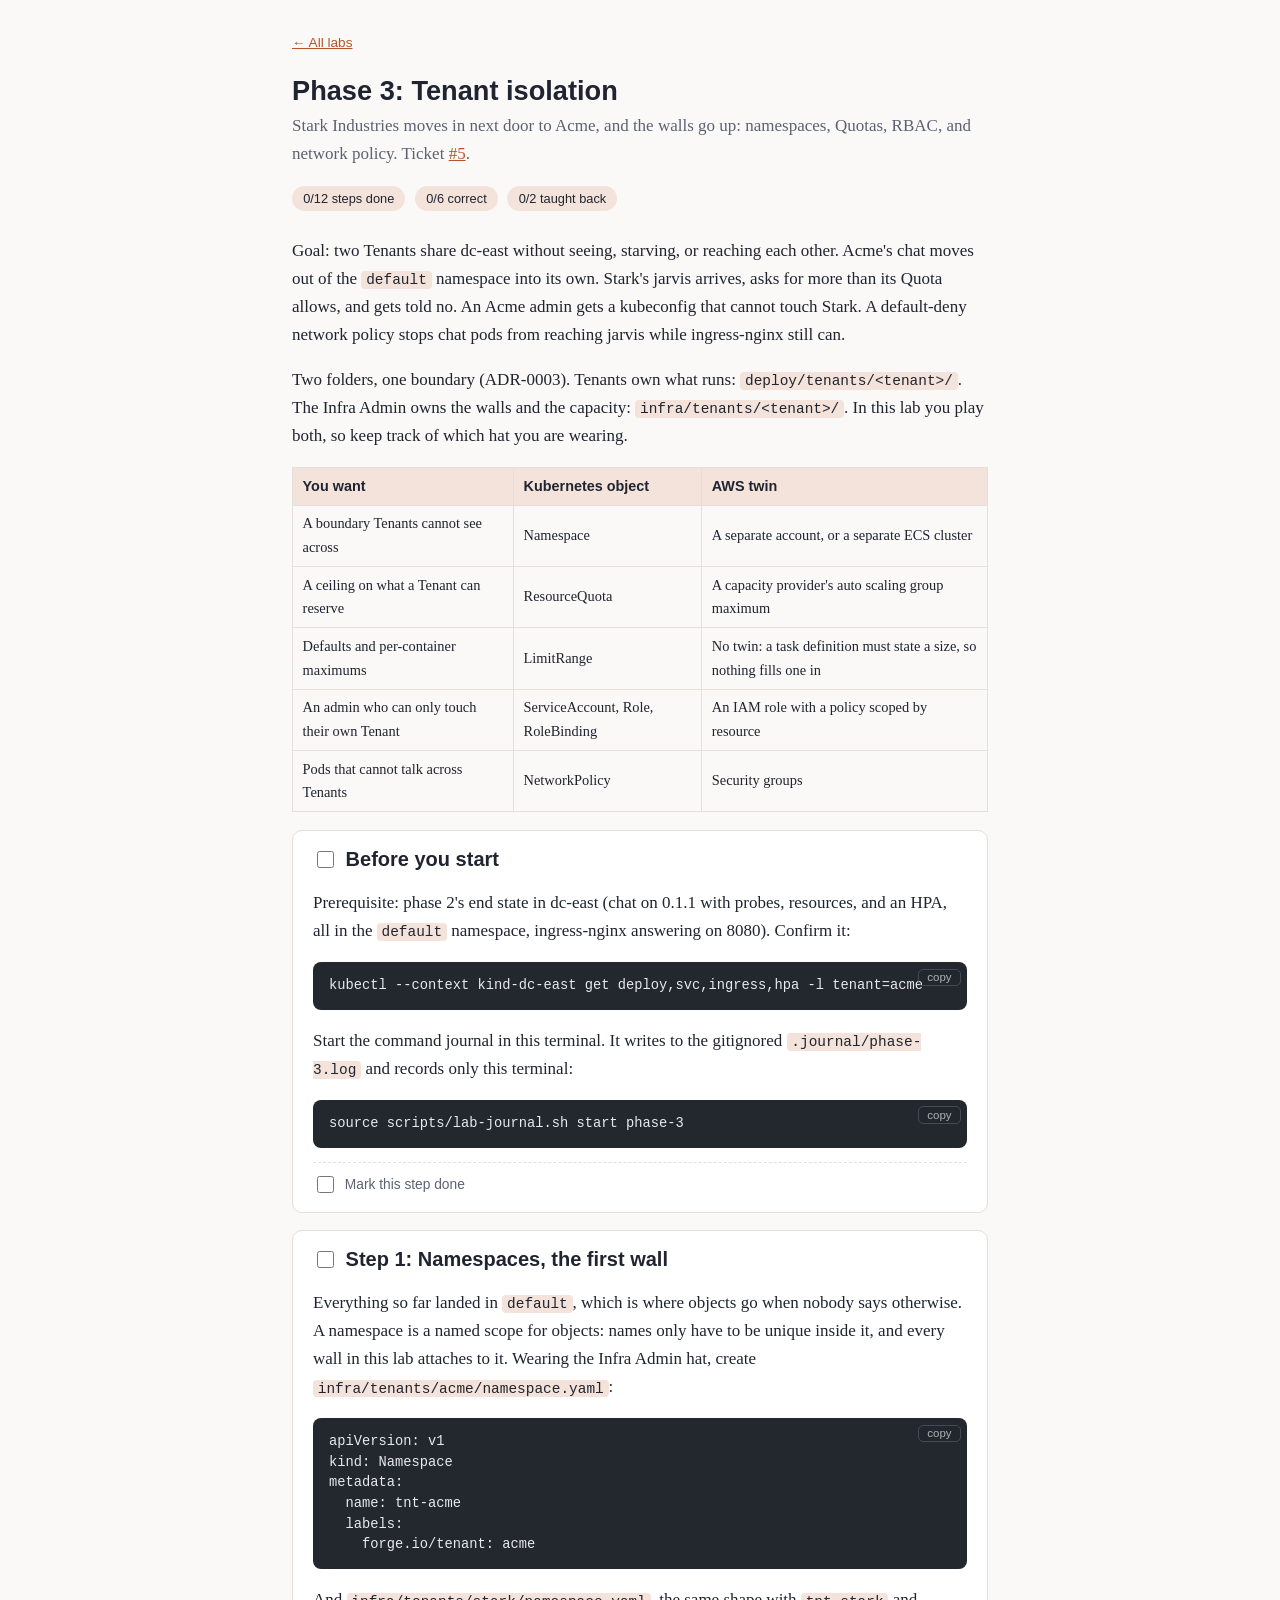
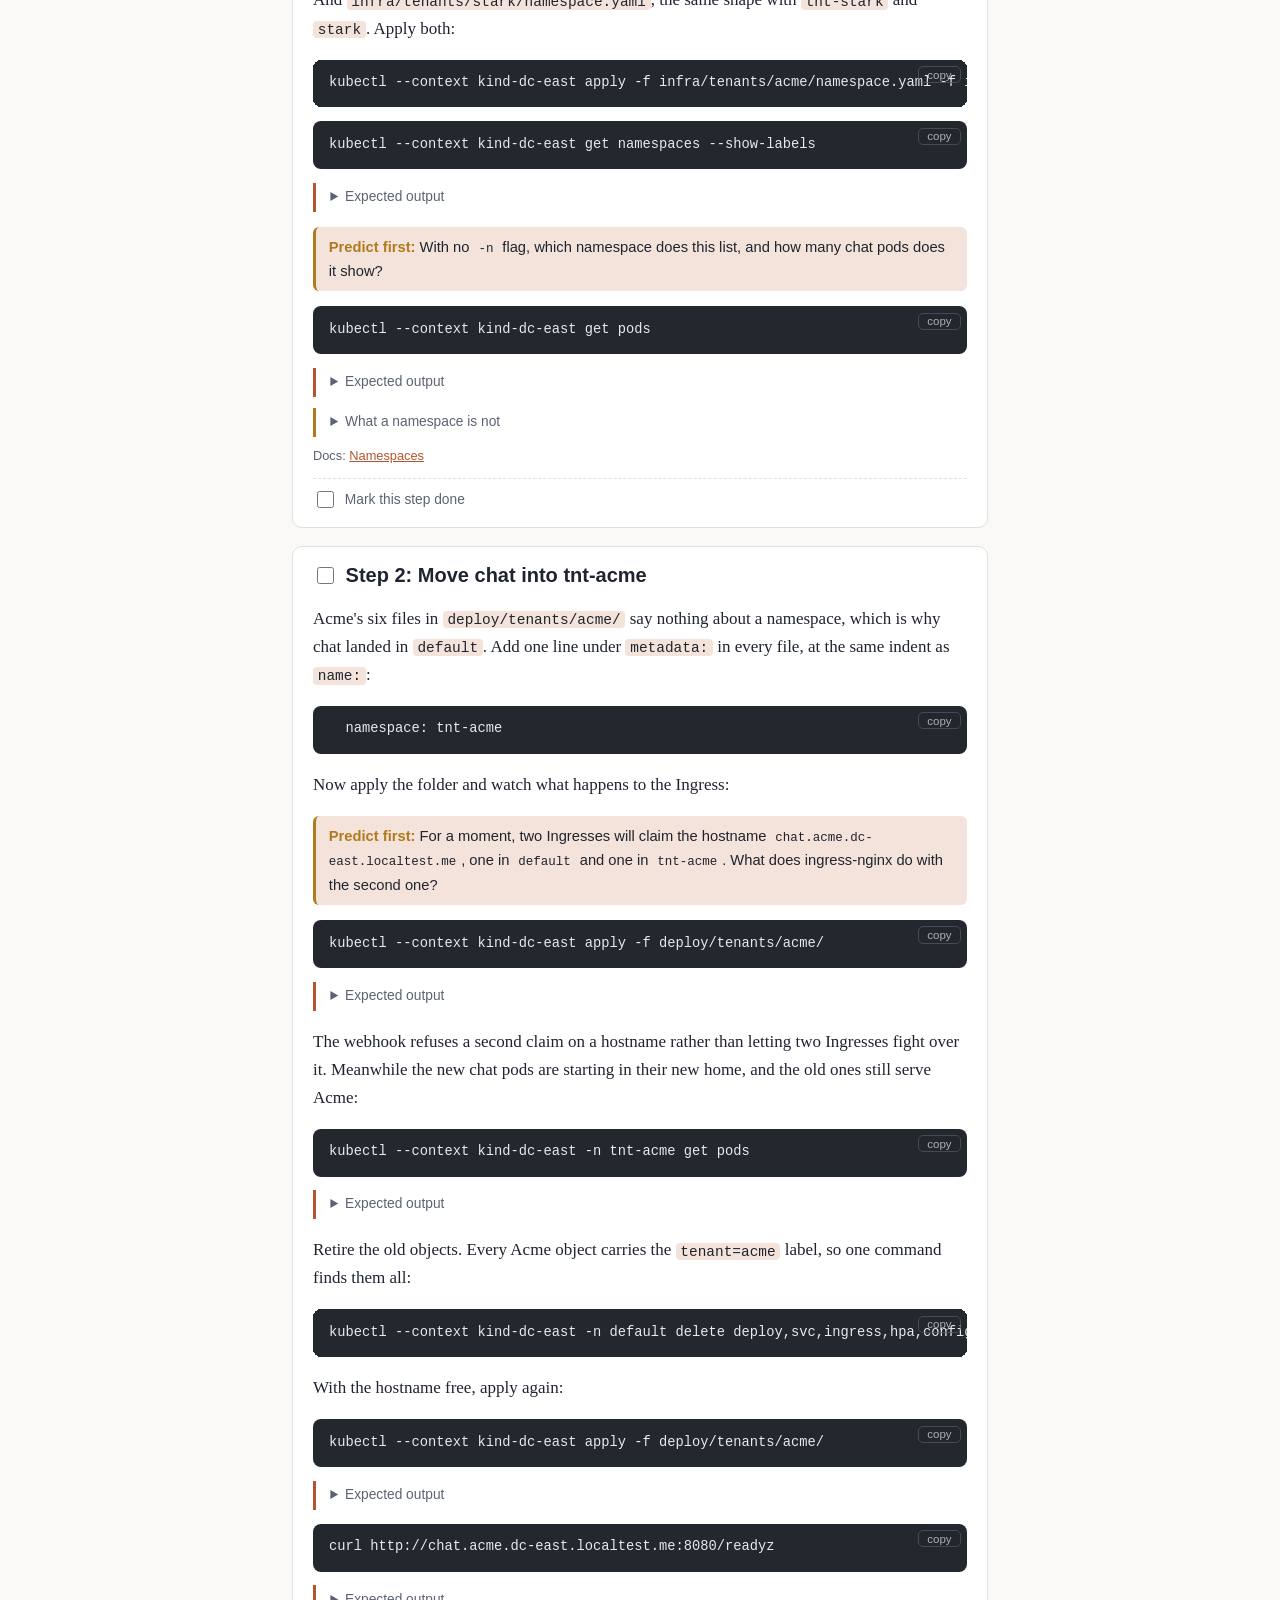
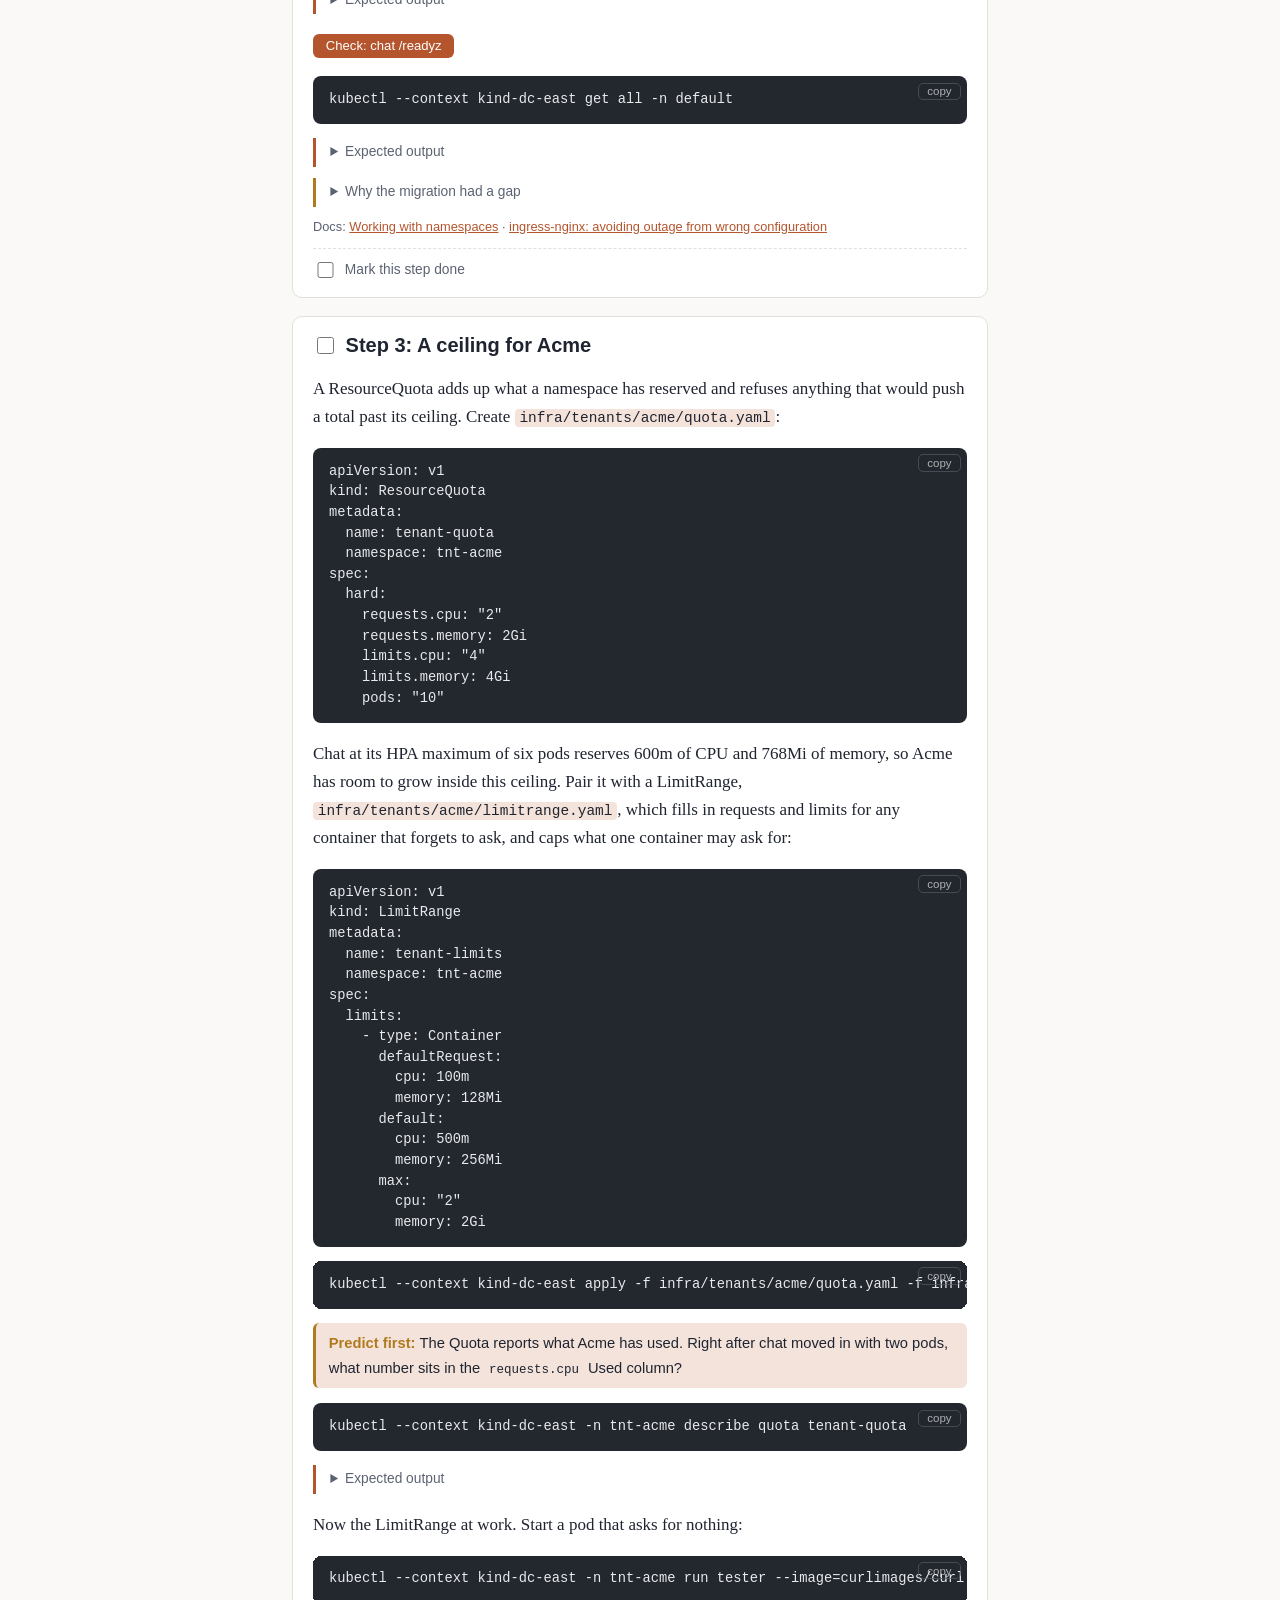
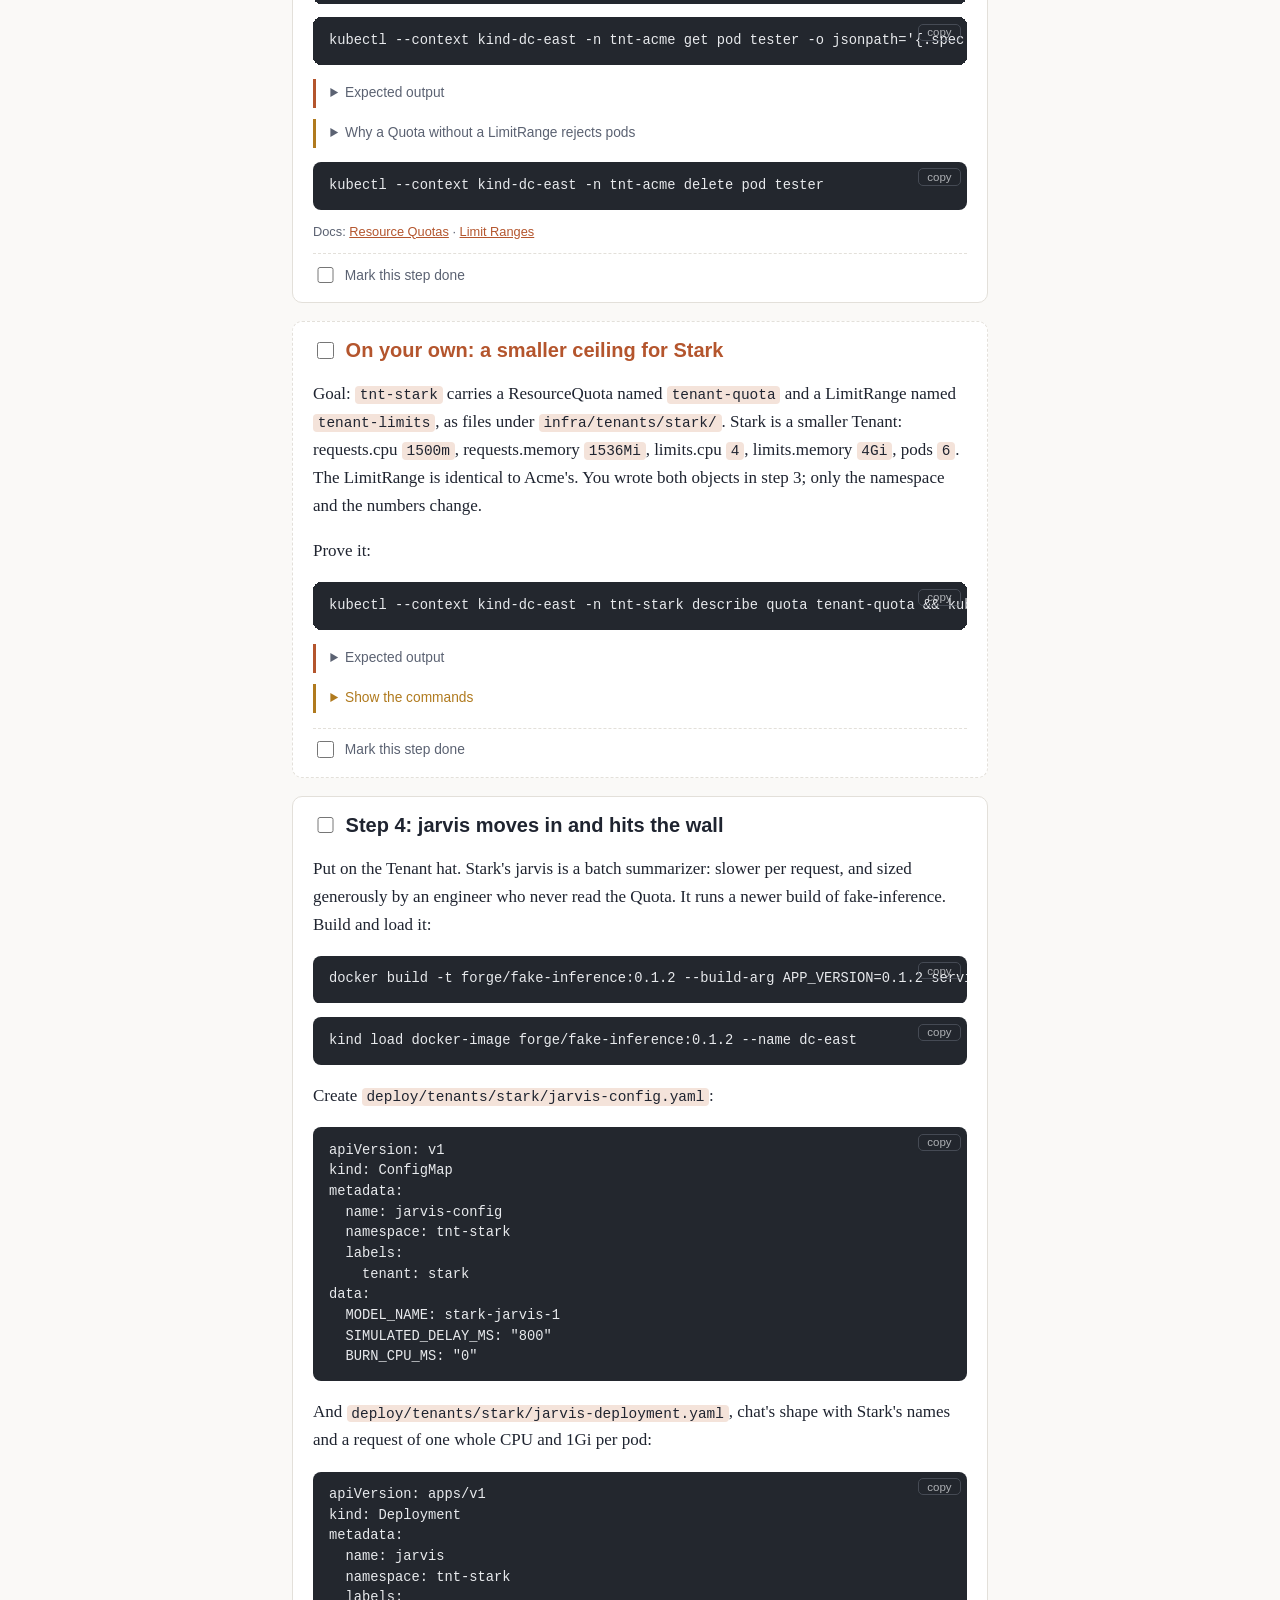
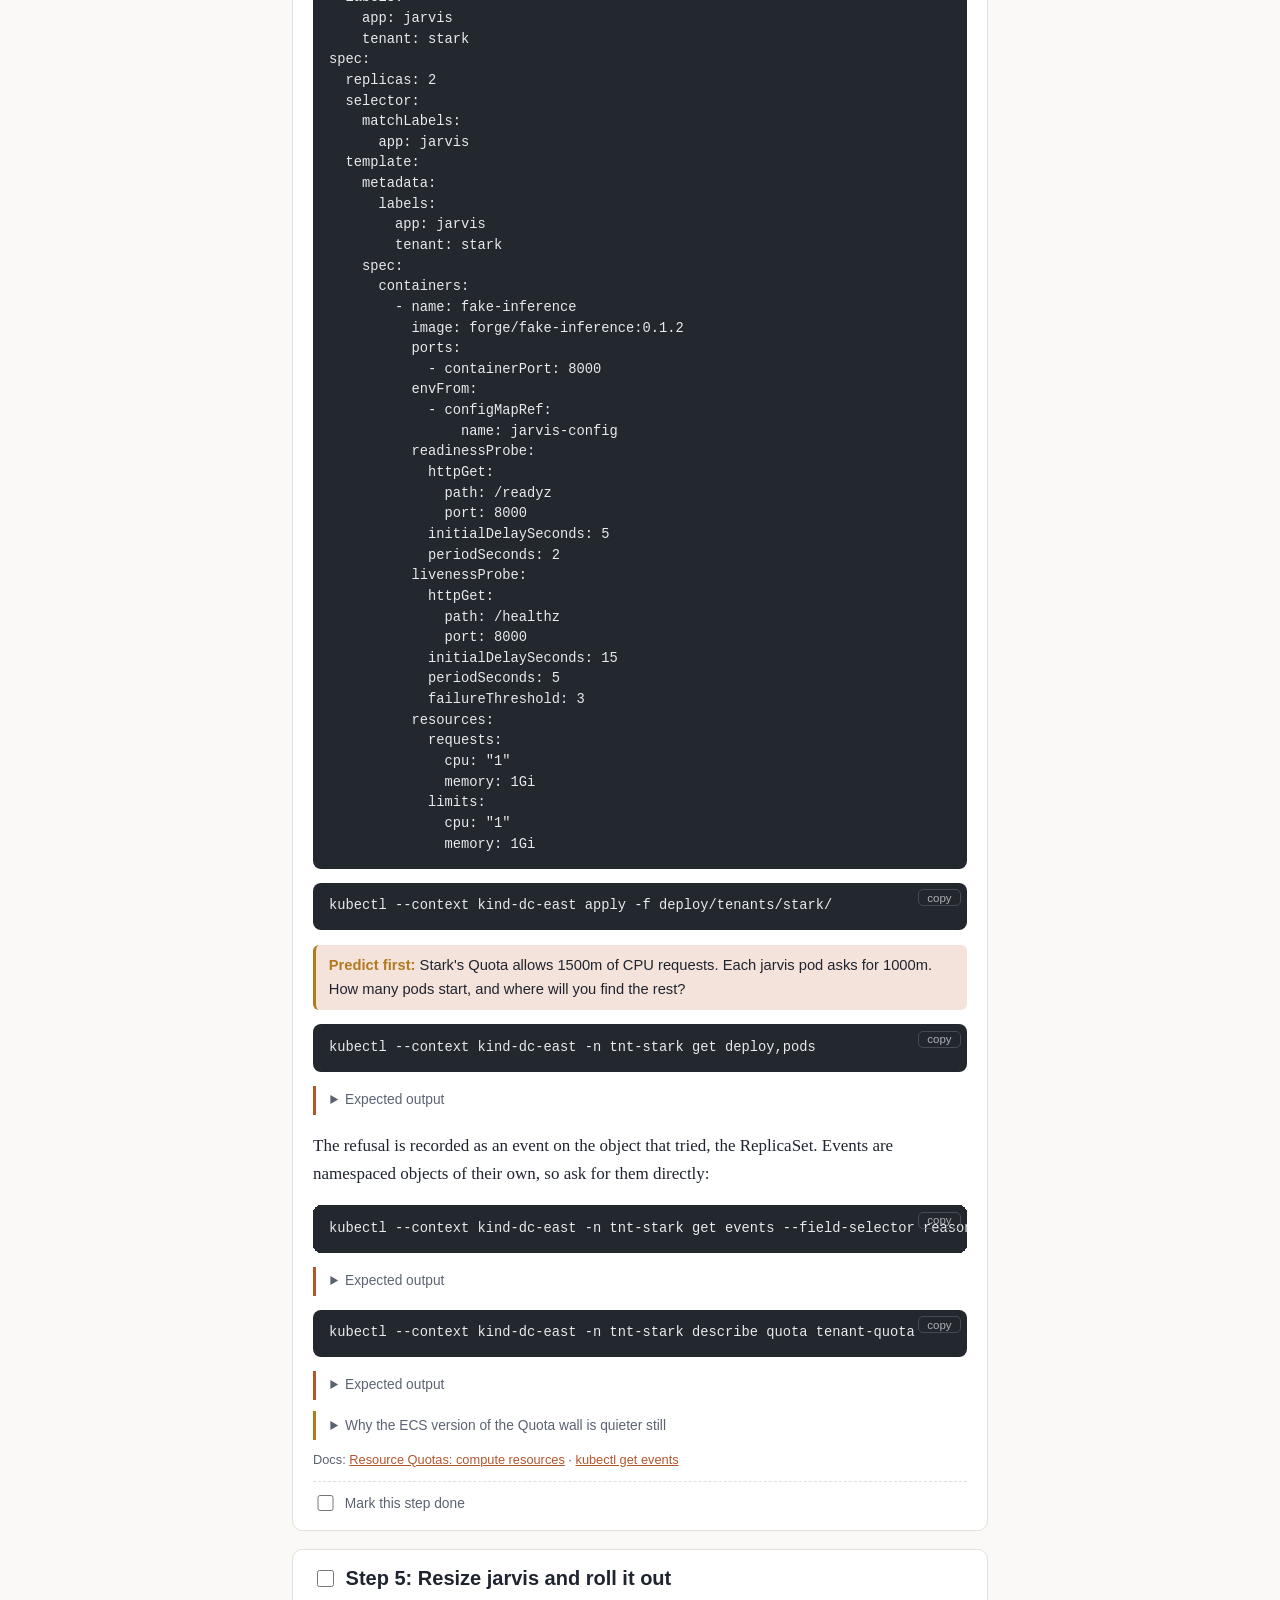
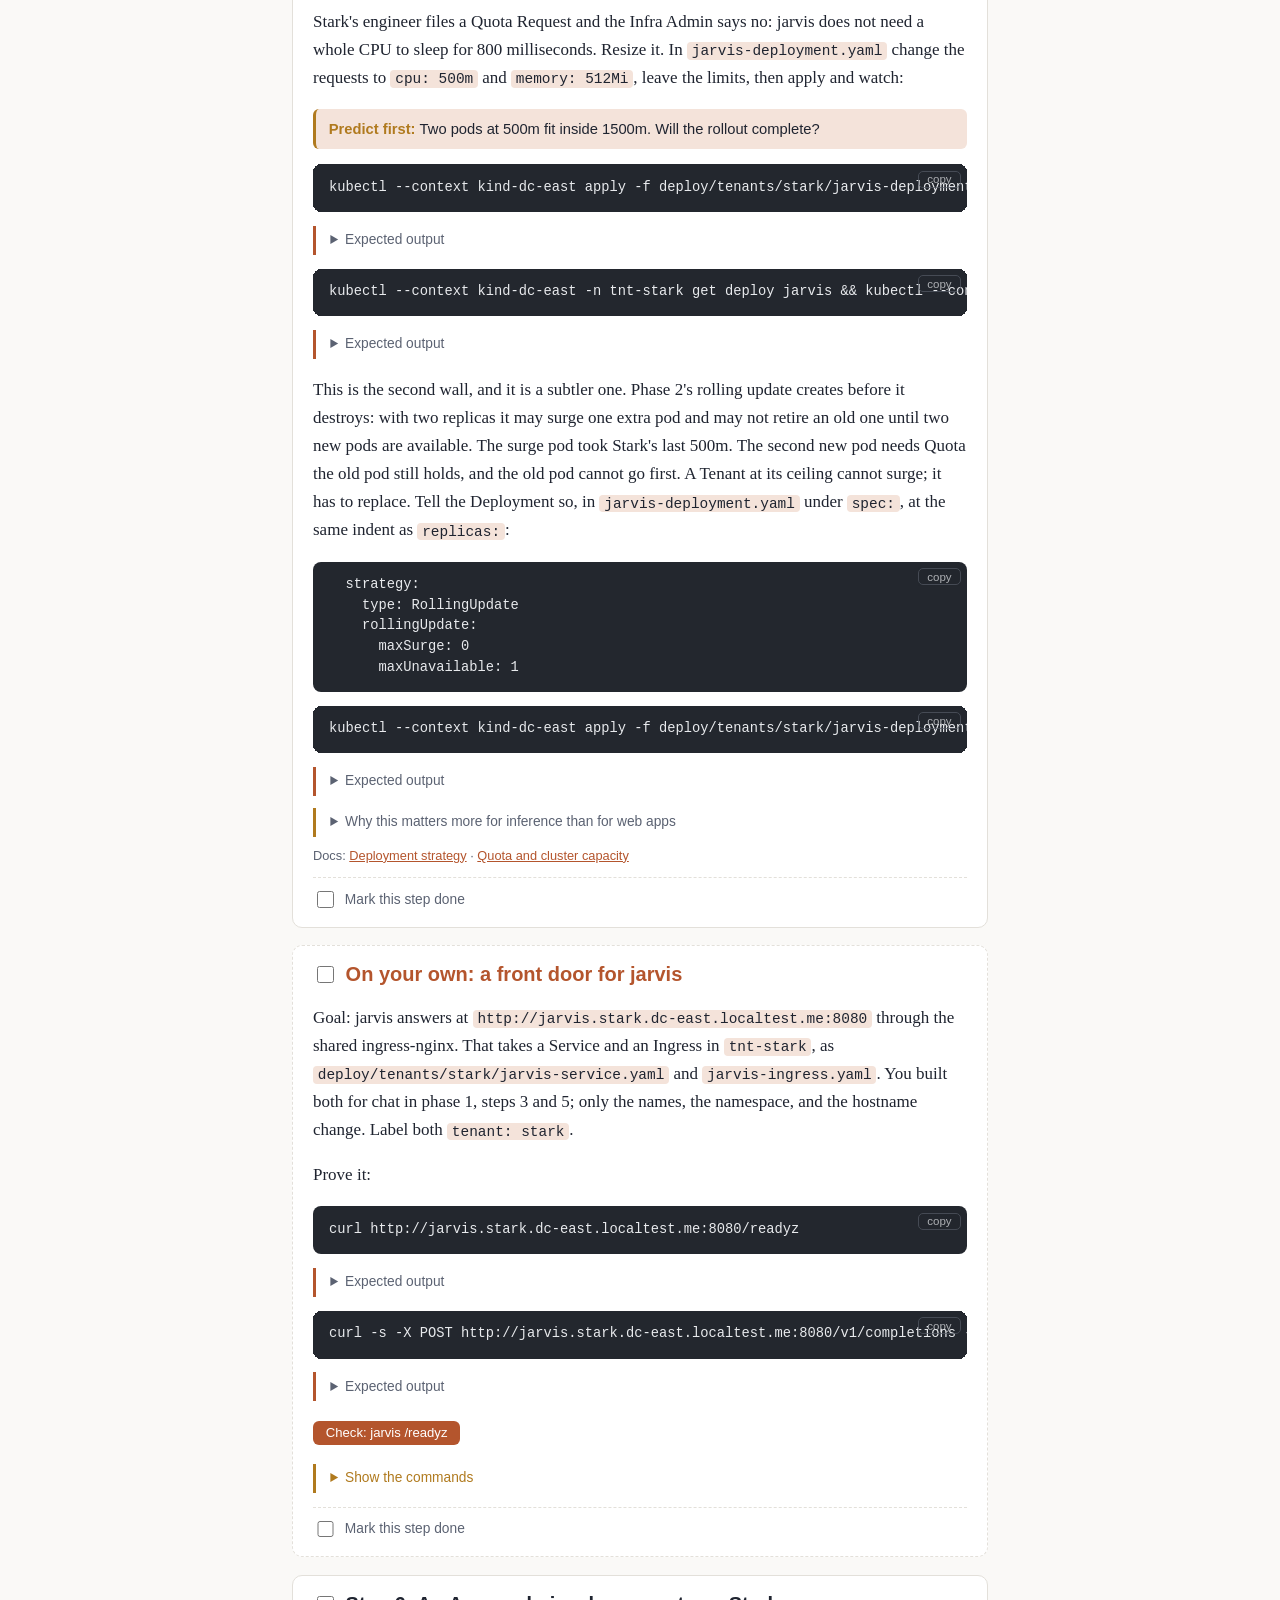
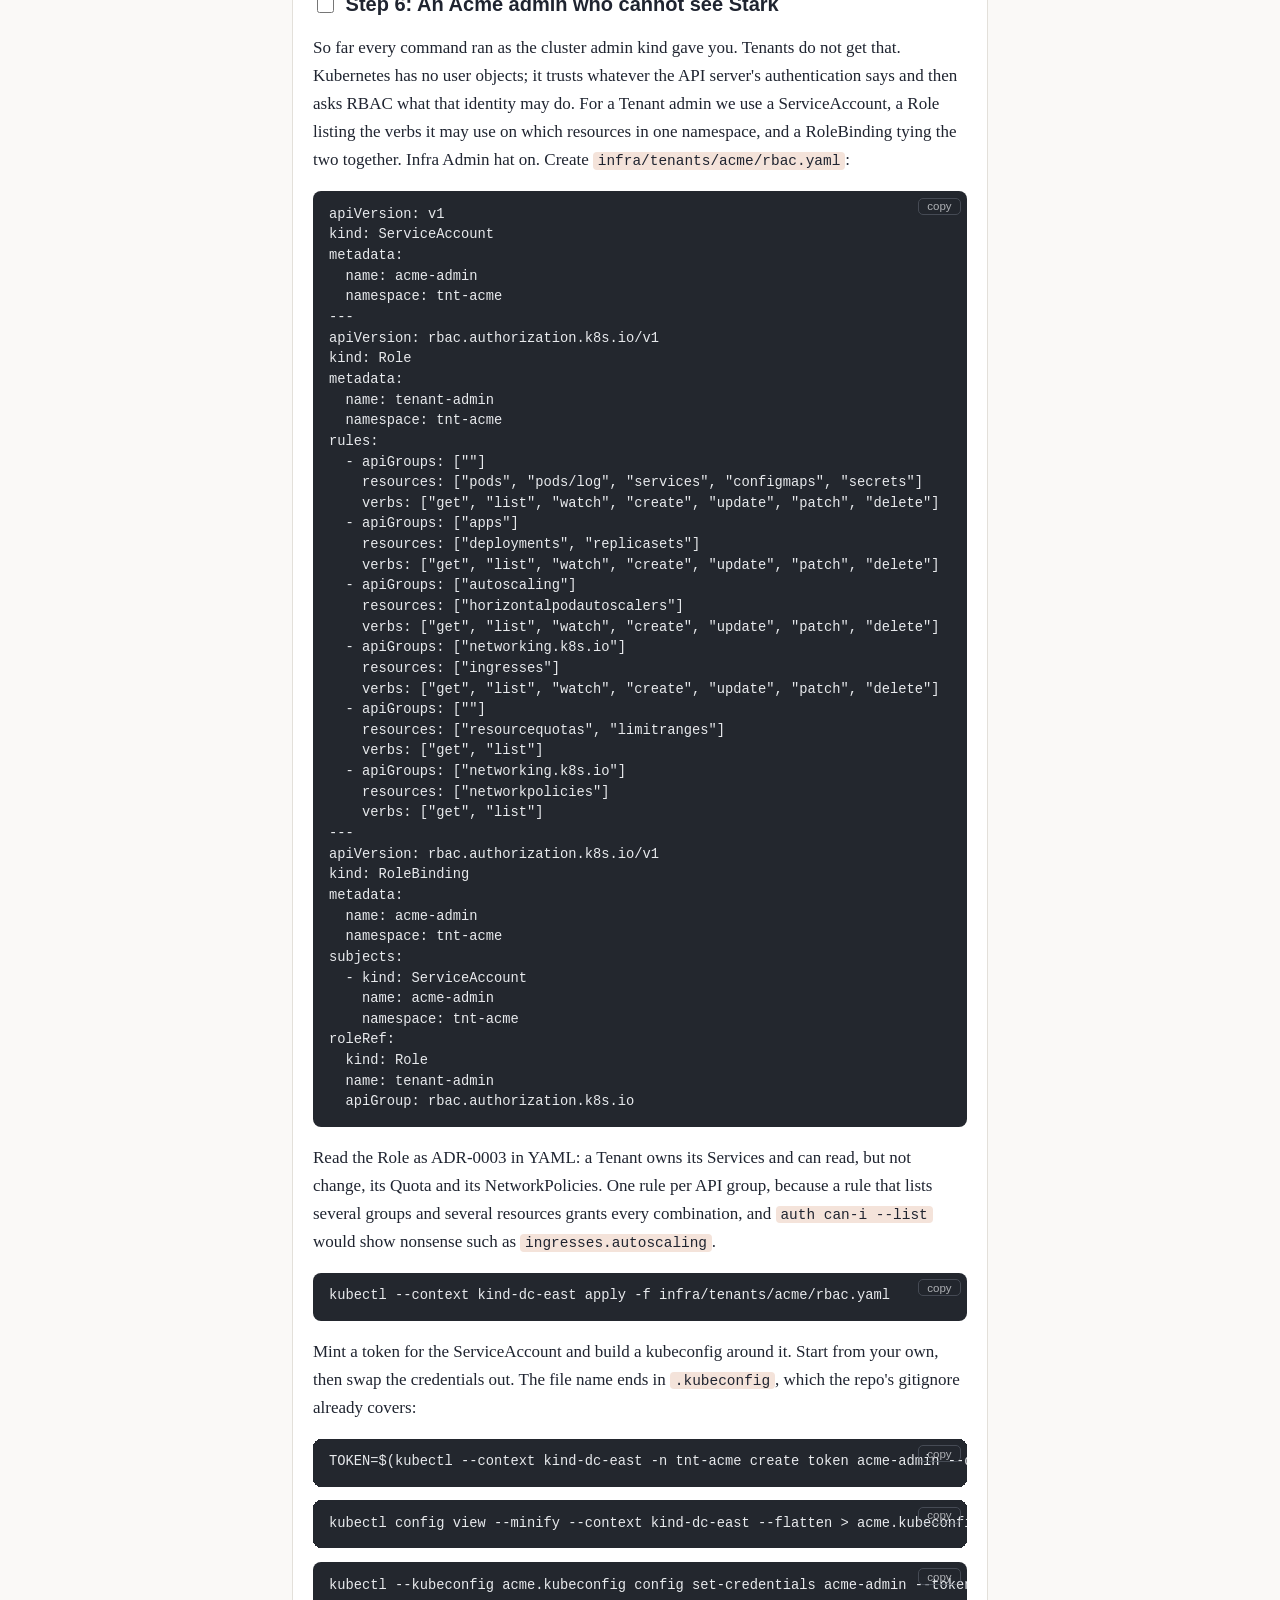
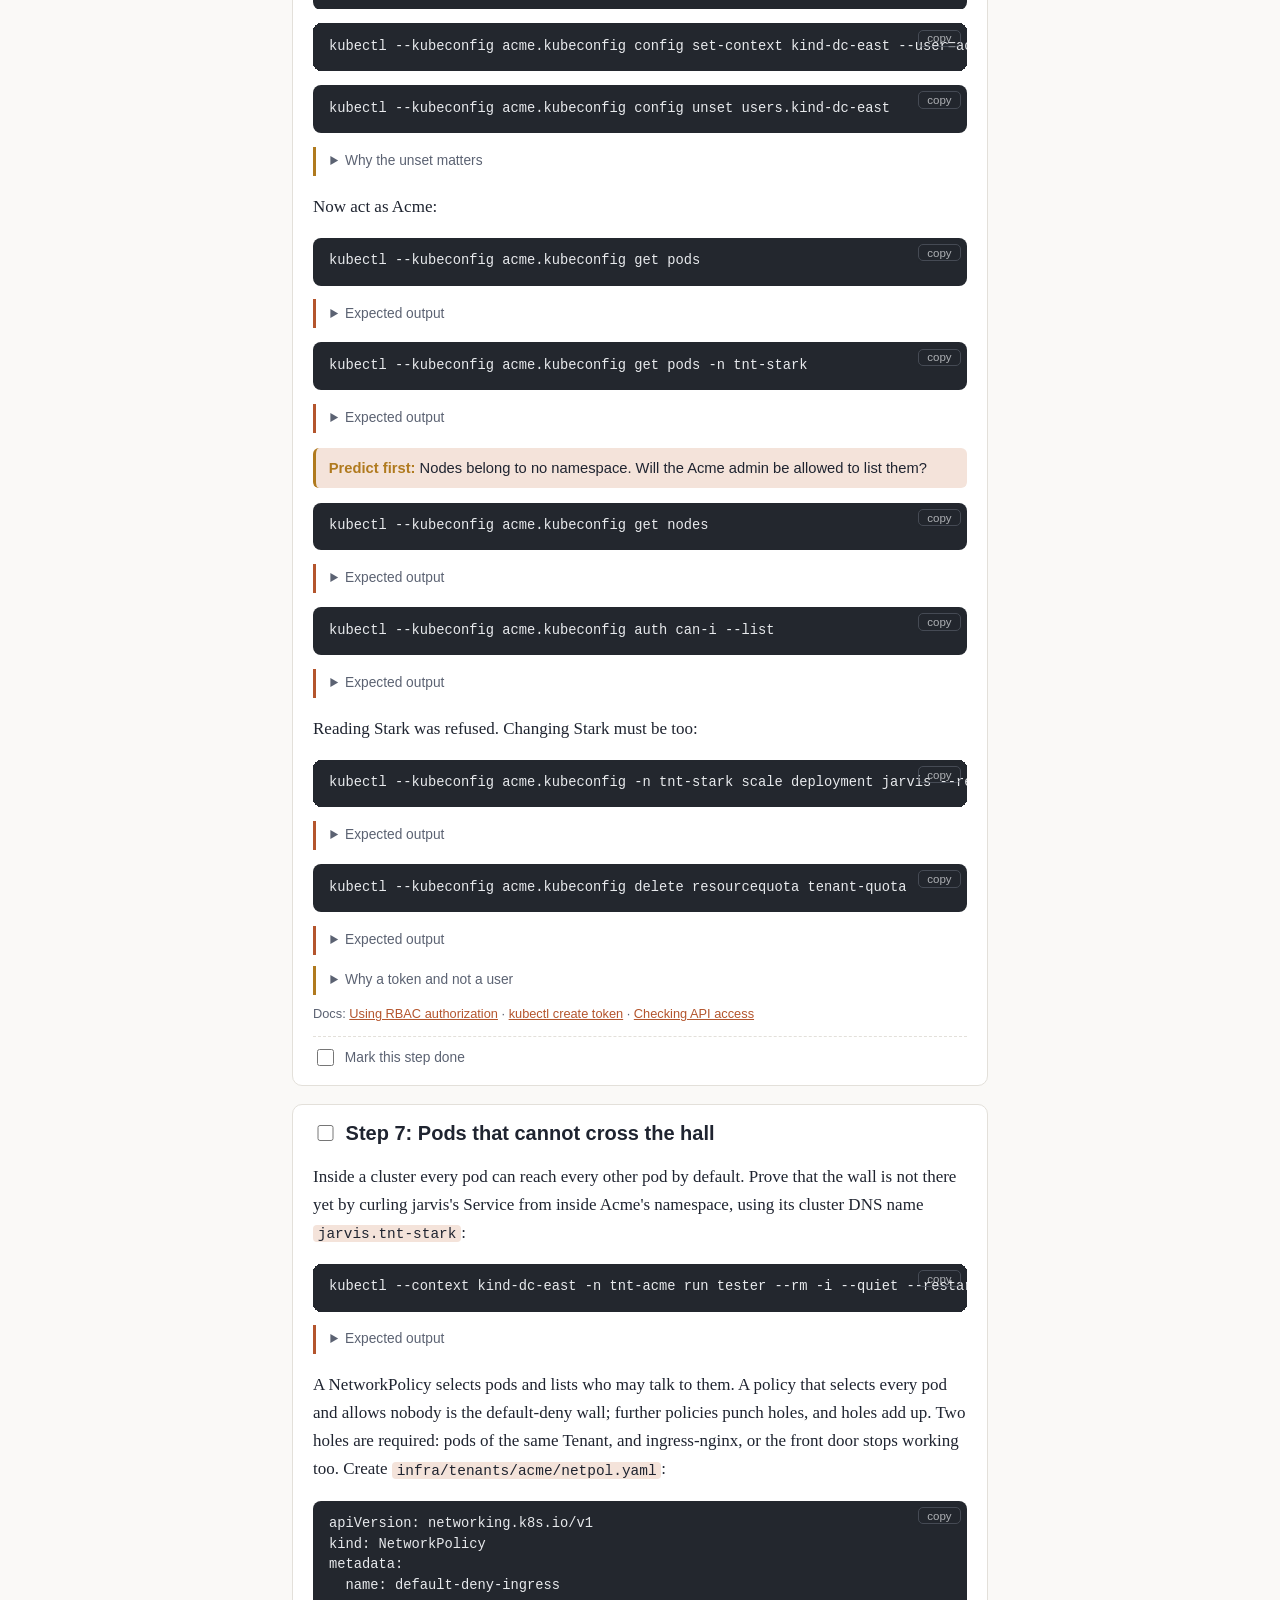
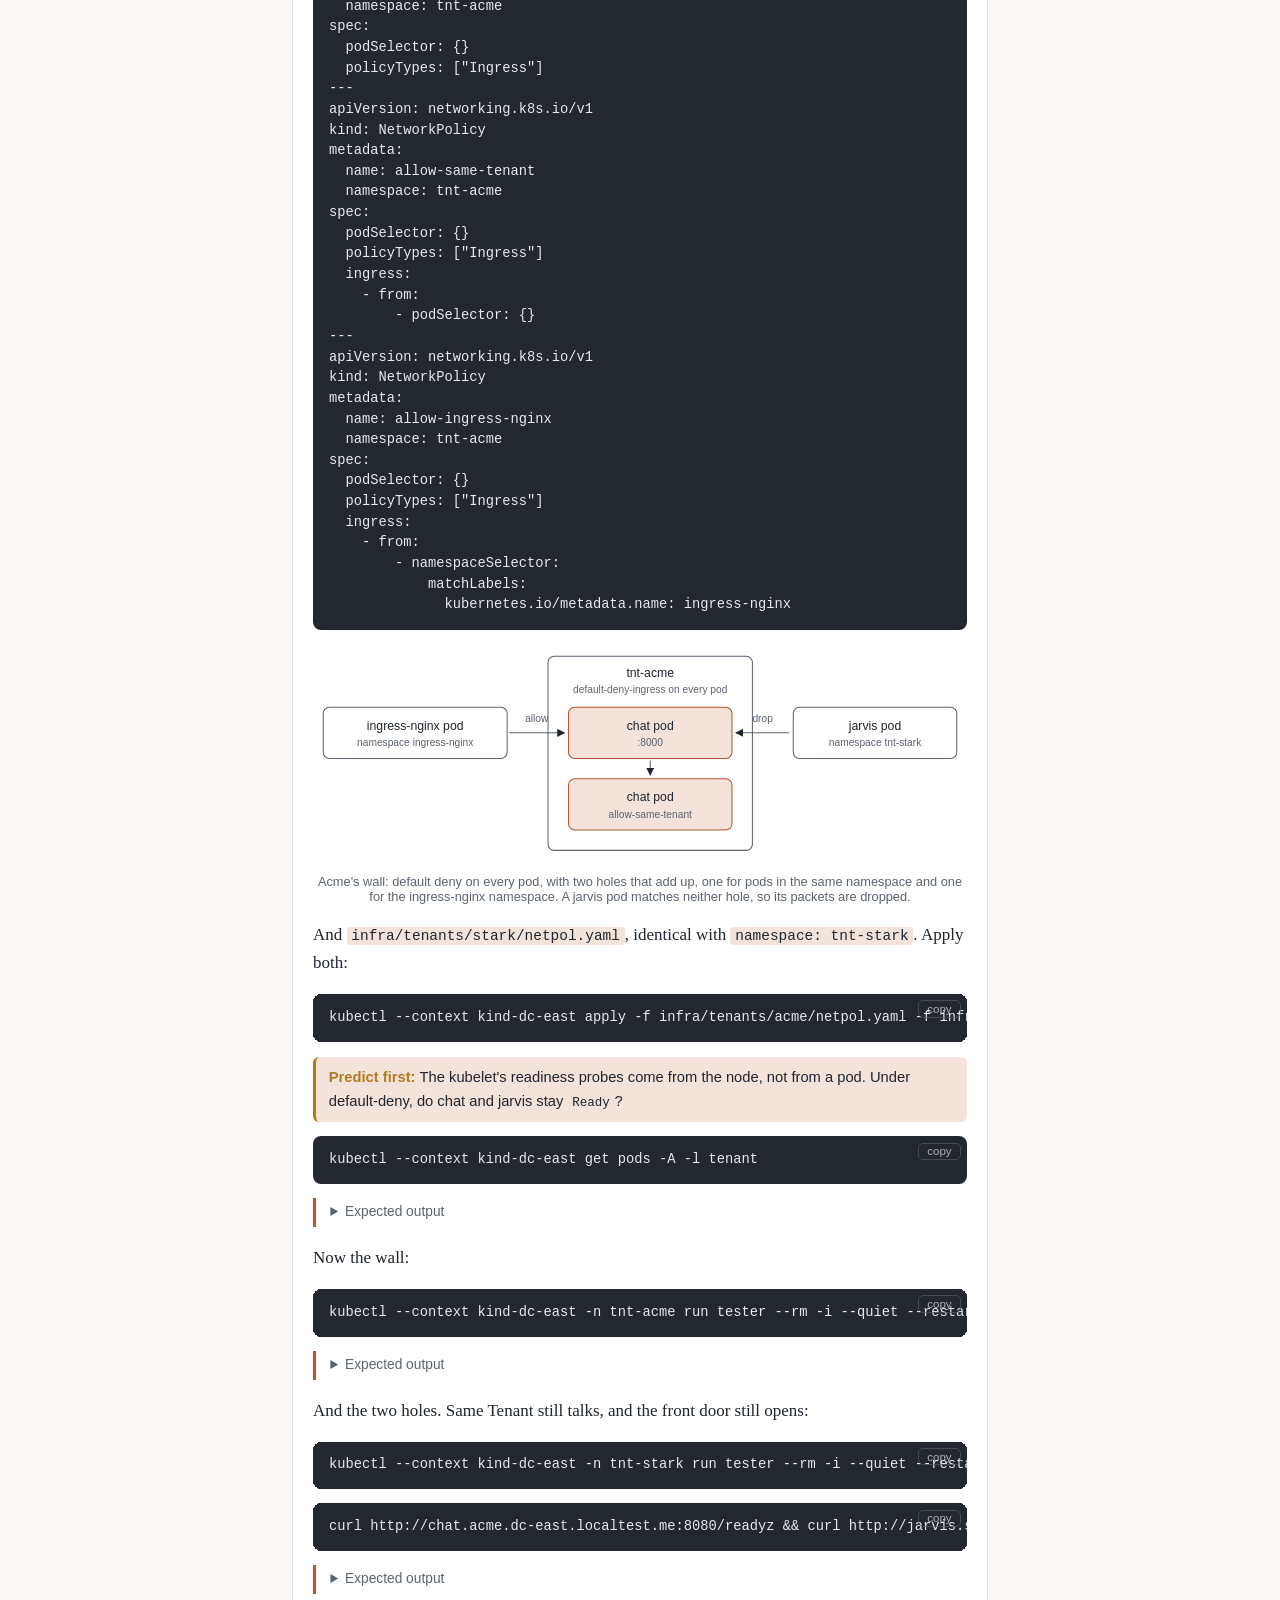
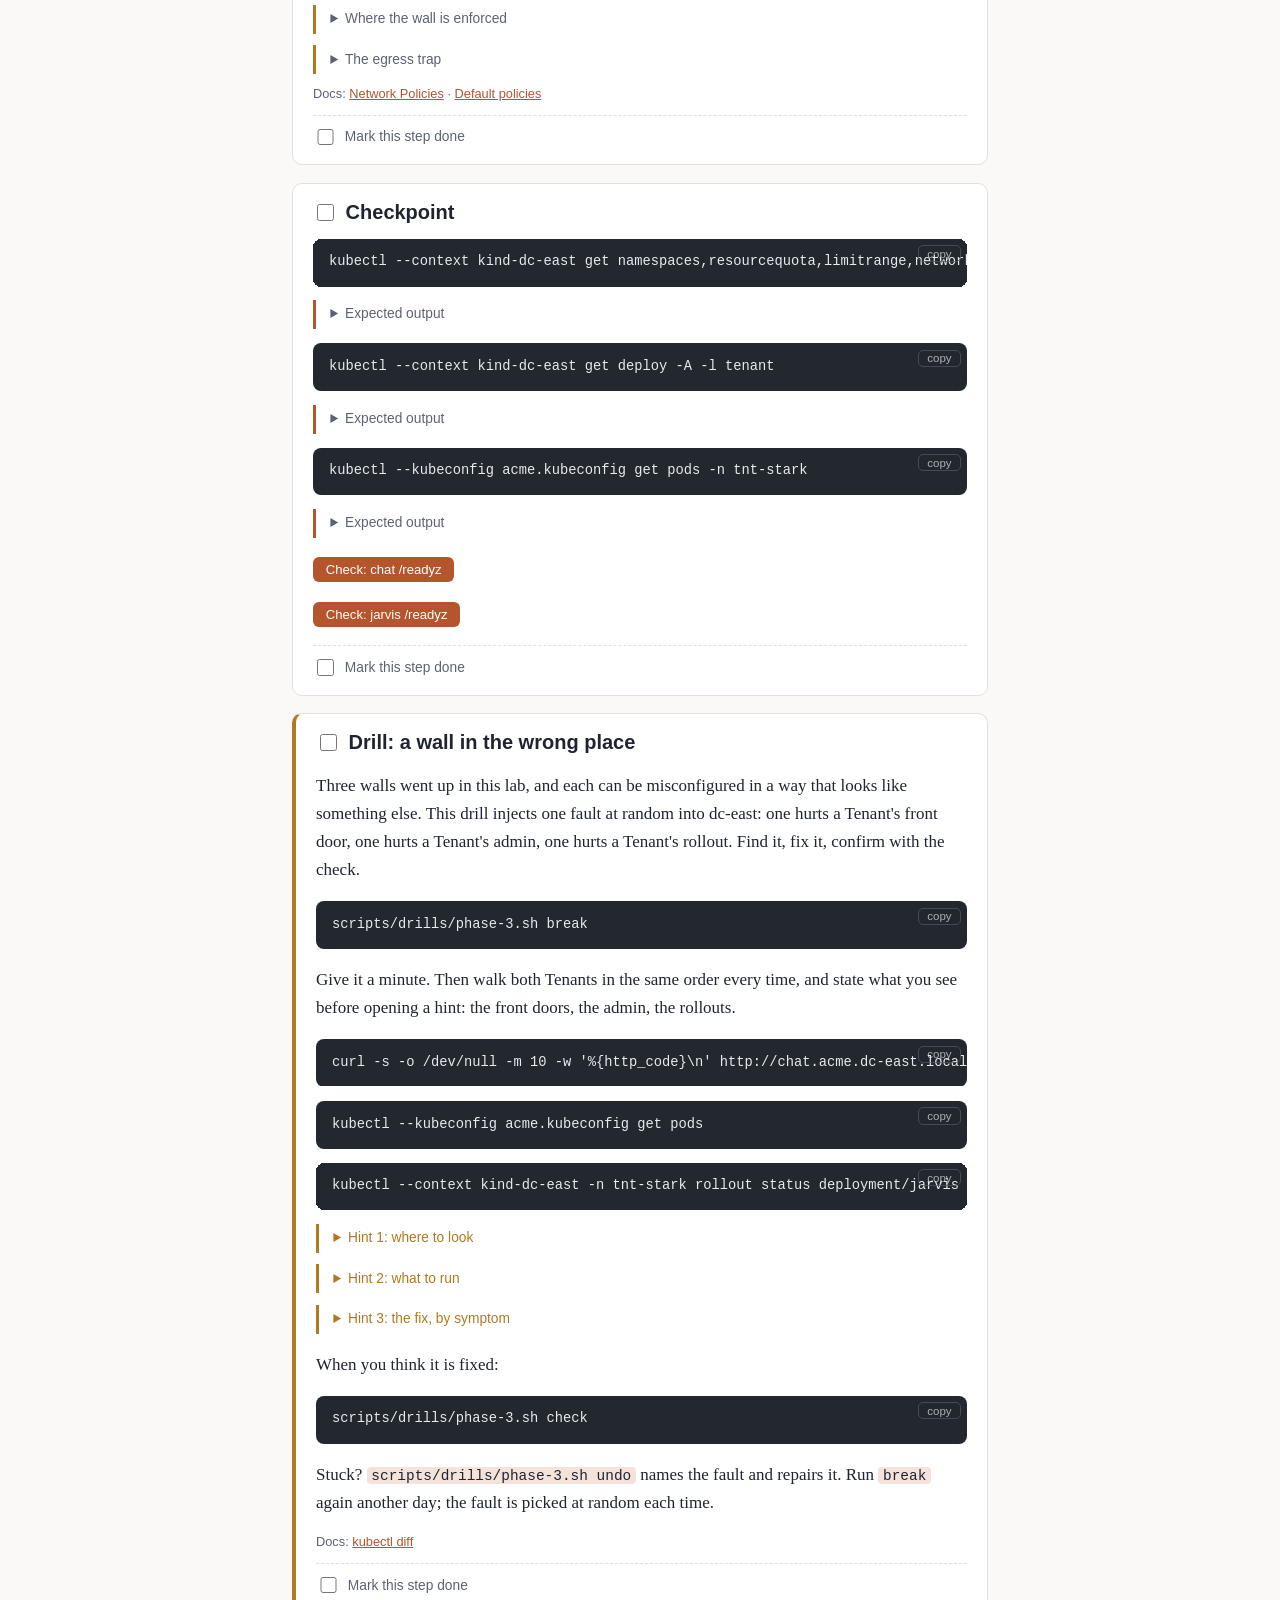
<file: docs/labs/phase-3-tenant-isolation.html>
<!doctype html>
<html lang="en">
<head>
<meta charset="utf-8">
<meta name="viewport" content="width=device-width, initial-scale=1">
<title>Phase 3: Tenant isolation · Forge labs</title>
<link rel="stylesheet" href="assets/lab.css">
</head>
<body data-lab="phase-3">
<main>
<nav class="crumbs"><a href="index.html">← All labs</a></nav>
<h1>Phase 3: Tenant isolation</h1>
<p class="lede">Stark Industries moves in next door to Acme, and the walls go up: namespaces, Quotas, RBAC, and network policy. Ticket <a href="https://github.com/jimmie-potts/kubernetes-practice/issues/5">#5</a>.</p>
<div class="chips"><span class="chip" id="progress"></span><span class="chip" id="quiz-score"></span><span class="chip" id="teach-score"></span></div>

<section>
<p>Goal: two Tenants share dc-east without seeing, starving, or reaching each other. Acme's chat moves out of the <code>default</code> namespace into its own. Stark's jarvis arrives, asks for more than its Quota allows, and gets told no. An Acme admin gets a kubeconfig that cannot touch Stark. A default-deny network policy stops chat pods from reaching jarvis while ingress-nginx still can.</p>
<p>Two folders, one boundary (ADR-0003). Tenants own what runs: <code>deploy/tenants/&lt;tenant&gt;/</code>. The Infra Admin owns the walls and the capacity: <code>infra/tenants/&lt;tenant&gt;/</code>. In this lab you play both, so keep track of which hat you are wearing.</p>
<table>
<thead><tr><th>You want</th><th>Kubernetes object</th><th>AWS twin</th></tr></thead>
<tbody>
<tr><td>A boundary Tenants cannot see across</td><td>Namespace</td><td>A separate account, or a separate ECS cluster</td></tr>
<tr><td>A ceiling on what a Tenant can reserve</td><td>ResourceQuota</td><td>A capacity provider's auto scaling group maximum</td></tr>
<tr><td>Defaults and per-container maximums</td><td>LimitRange</td><td>No twin: a task definition must state a size, so nothing fills one in</td></tr>
<tr><td>An admin who can only touch their own Tenant</td><td>ServiceAccount, Role, RoleBinding</td><td>An IAM role with a policy scoped by resource</td></tr>
<tr><td>Pods that cannot talk across Tenants</td><td>NetworkPolicy</td><td>Security groups</td></tr>
</tbody>
</table>
</section>

<section class="step" data-step="s0">
<h2>Before you start</h2>
<p>Prerequisite: phase 2's end state in dc-east (chat on 0.1.1 with probes, resources, and an HPA, all in the <code>default</code> namespace, ingress-nginx answering on 8080). Confirm it:</p>
<pre><code>kubectl --context kind-dc-east get deploy,svc,ingress,hpa -l tenant=acme</code></pre>
<p>Start the command journal in this terminal. It writes to the gitignored <code>.journal/phase-3.log</code> and records only this terminal:</p>
<pre><code>source scripts/lab-journal.sh start phase-3</code></pre>
</section>

<section class="step" data-step="s1">
<h2>Step 1: Namespaces, the first wall</h2>
<p>Everything so far landed in <code>default</code>, which is where objects go when nobody says otherwise. A namespace is a named scope for objects: names only have to be unique inside it, and every wall in this lab attaches to it. Wearing the Infra Admin hat, create <code>infra/tenants/acme/namespace.yaml</code>:</p>
<pre><code>apiVersion: v1
kind: Namespace
metadata:
  name: tnt-acme
  labels:
    forge.io/tenant: acme</code></pre>
<p>And <code>infra/tenants/stark/namespace.yaml</code>, the same shape with <code>tnt-stark</code> and <code>stark</code>. Apply both:</p>
<pre><code>kubectl --context kind-dc-east apply -f infra/tenants/acme/namespace.yaml -f infra/tenants/stark/namespace.yaml</code></pre>
<pre><code>kubectl --context kind-dc-east get namespaces --show-labels</code></pre>
<details class="expected"><summary>Expected output</summary>
<p>Your two namespaces beside <code>default</code>, <code>ingress-nginx</code>, <code>kube-system</code>, and the others Kubernetes runs for itself.</p>
</details>
<p class="predict">With no <code>-n</code> flag, which namespace does this list, and how many chat pods does it show?</p>
<pre><code>kubectl --context kind-dc-east get pods</code></pre>
<details class="expected"><summary>Expected output</summary>
<p>The two chat pods. Without <code>-n</code>, kubectl uses the namespace in your context, which is <code>default</code>. Nothing has moved yet.</p>
</details>
<details class="aside"><summary>What a namespace is not</summary>
<p>A namespace is a scope, not a wall by itself. Pods in <code>tnt-acme</code> can still reach pods in <code>tnt-stark</code>, and a kubeconfig with cluster-admin rights sees everything. The Quota, the Role, and the NetworkPolicy in the steps ahead are what turn the scope into a boundary. Nodes, namespaces themselves, and a few other objects are cluster-scoped and live in no namespace at all.</p>
</details>
<p class="sources">Docs: <a href="https://kubernetes.io/docs/concepts/overview/working-with-objects/namespaces/">Namespaces</a></p>
</section>

<section class="step" data-step="s2">
<h2>Step 2: Move chat into tnt-acme</h2>
<p>Acme's six files in <code>deploy/tenants/acme/</code> say nothing about a namespace, which is why chat landed in <code>default</code>. Add one line under <code>metadata:</code> in every file, at the same indent as <code>name:</code>:</p>
<pre><code>  namespace: tnt-acme</code></pre>
<p>Now apply the folder and watch what happens to the Ingress:</p>
<p class="predict">For a moment, two Ingresses will claim the hostname <code>chat.acme.dc-east.localtest.me</code>, one in <code>default</code> and one in <code>tnt-acme</code>. What does ingress-nginx do with the second one?</p>
<pre><code>kubectl --context kind-dc-east apply -f deploy/tenants/acme/</code></pre>
<details class="expected"><summary>Expected output</summary>
<p>Five objects <code>created</code> in <code>tnt-acme</code>, then a refusal from an admission webhook, a check the API server hands to ingress-nginx before it stores an Ingress:</p>
<pre><code>Error from server (BadRequest): error when creating "deploy/tenants/acme/chat-ingress.yaml": admission webhook "validate.nginx.ingress.kubernetes.io" denied the request: host "chat.acme.dc-east.localtest.me" and path "/" is already defined in ingress default/chat</code></pre>
</details>
<p>The webhook refuses a second claim on a hostname rather than letting two Ingresses fight over it. Meanwhile the new chat pods are starting in their new home, and the old ones still serve Acme:</p>
<pre><code>kubectl --context kind-dc-east -n tnt-acme get pods</code></pre>
<details class="expected"><summary>Expected output</summary>
<p>Two chat pods, <code>Running 1/1</code> once the model loads.</p>
</details>
<p>Retire the old objects. Every Acme object carries the <code>tenant=acme</code> label, so one command finds them all:</p>
<pre><code>kubectl --context kind-dc-east -n default delete deploy,svc,ingress,hpa,configmap,secret -l tenant=acme</code></pre>
<p>With the hostname free, apply again:</p>
<pre><code>kubectl --context kind-dc-east apply -f deploy/tenants/acme/</code></pre>
<details class="expected"><summary>Expected output</summary>
<p>Five objects <code>unchanged</code> (the Secret says <code>configured</code>, as always) and the Ingress <code>created</code>.</p>
</details>
<pre><code>curl http://chat.acme.dc-east.localtest.me:8080/readyz</code></pre>
<details class="expected"><summary>Expected output</summary>
<p><code>{"status":"ready","model":"acme-chat-1"}</code>. For up to several seconds after the apply, nginx still routes the old, deleted Ingress and answers 502, then reloads and serves 200. Retry until it does.</p>
</details>
<p><button class="check" data-url="http://chat.acme.dc-east.localtest.me:8080/readyz">Check: chat /readyz</button></p>
<pre><code>kubectl --context kind-dc-east get all -n default</code></pre>
<details class="expected"><summary>Expected output</summary>
<p>Only the <code>kubernetes</code> Service. Acme has left the building.</p>
</details>
<details class="aside"><summary>Why the migration had a gap</summary>
<p>Between the delete and the second apply, nginx had no route for the hostname and answered 404, and for a few seconds after the apply it answered 502 while it reloaded. Zero-downtime moves across namespaces need a second hostname or a router in front, which is the Global Entry Point's job in phase 4. Here the gap was a few seconds, and the point was to see the conflict.</p>
</details>
<p class="sources">Docs: <a href="https://kubernetes.io/docs/concepts/overview/working-with-objects/namespaces/#working-with-namespaces">Working with namespaces</a> · <a href="https://kubernetes.github.io/ingress-nginx/how-it-works/#avoiding-outage-from-wrong-configuration">ingress-nginx: avoiding outage from wrong configuration</a></p>
</section>

<section class="step" data-step="s3">
<h2>Step 3: A ceiling for Acme</h2>
<p>A ResourceQuota adds up what a namespace has reserved and refuses anything that would push a total past its ceiling. Create <code>infra/tenants/acme/quota.yaml</code>:</p>
<pre><code>apiVersion: v1
kind: ResourceQuota
metadata:
  name: tenant-quota
  namespace: tnt-acme
spec:
  hard:
    requests.cpu: "2"
    requests.memory: 2Gi
    limits.cpu: "4"
    limits.memory: 4Gi
    pods: "10"</code></pre>
<p>Chat at its HPA maximum of six pods reserves 600m of CPU and 768Mi of memory, so Acme has room to grow inside this ceiling. Pair it with a LimitRange, <code>infra/tenants/acme/limitrange.yaml</code>, which fills in requests and limits for any container that forgets to ask, and caps what one container may ask for:</p>
<pre><code>apiVersion: v1
kind: LimitRange
metadata:
  name: tenant-limits
  namespace: tnt-acme
spec:
  limits:
    - type: Container
      defaultRequest:
        cpu: 100m
        memory: 128Mi
      default:
        cpu: 500m
        memory: 256Mi
      max:
        cpu: "2"
        memory: 2Gi</code></pre>
<pre><code>kubectl --context kind-dc-east apply -f infra/tenants/acme/quota.yaml -f infra/tenants/acme/limitrange.yaml</code></pre>
<p class="predict">The Quota reports what Acme has used. Right after chat moved in with two pods, what number sits in the <code>requests.cpu</code> Used column?</p>
<pre><code>kubectl --context kind-dc-east -n tnt-acme describe quota tenant-quota</code></pre>
<details class="expected"><summary>Expected output</summary>
<p>Five rows, alphabetical: limits.cpu <code>1</code> of 4, limits.memory <code>512Mi</code> of 4Gi, pods 2 of 10, requests.cpu <code>200m</code> of 2, requests.memory <code>256Mi</code> of 2Gi. Two pods at 100m and 128Mi requests and 500m and 256Mi limits: phase 2's numbers are now the currency of the Quota.</p>
</details>
<p>Now the LimitRange at work. Start a pod that asks for nothing:</p>
<pre><code>kubectl --context kind-dc-east -n tnt-acme run tester --image=curlimages/curl --restart=Never -- sleep 300</code></pre>
<pre><code>kubectl --context kind-dc-east -n tnt-acme get pod tester -o jsonpath='{.spec.containers[0].resources}{"\n"}'</code></pre>
<details class="expected"><summary>Expected output</summary>
<p>The pod carries requests of 100m and 128Mi and limits of 500m and 256Mi that you never wrote. The LimitRange filled them in at admission, the API server's checks on a request before it stores the object.</p>
</details>
<details class="aside"><summary>Why a Quota without a LimitRange rejects pods</summary>
<p>Once a Quota constrains requests and limits, the API server refuses any pod in that namespace that does not state them, because it cannot add an unknown to the total. To see it: delete the tester pod (the command below), delete the LimitRange, run the tester command again, and you get:</p>
<pre><code>Error from server (Forbidden): pods "tester" is forbidden: failed quota: tenant-quota: must specify limits.cpu for: tester; limits.memory for: tester; requests.cpu for: tester; requests.memory for: tester</code></pre>
<p>The LimitRange's defaults are what keep Tenants from hitting that wall by accident. In ECS terms, the task definition always states a size, so this trap never existed there. Re-apply the LimitRange if you tried it.</p>
</details>
<pre><code>kubectl --context kind-dc-east -n tnt-acme delete pod tester</code></pre>
<p class="sources">Docs: <a href="https://kubernetes.io/docs/concepts/policy/resource-quotas/">Resource Quotas</a> · <a href="https://kubernetes.io/docs/concepts/policy/limit-range/">Limit Ranges</a></p>
</section>

<section class="step solo" data-step="s4">
<h2>On your own: a smaller ceiling for Stark</h2>
<p>Goal: <code>tnt-stark</code> carries a ResourceQuota named <code>tenant-quota</code> and a LimitRange named <code>tenant-limits</code>, as files under <code>infra/tenants/stark/</code>. Stark is a smaller Tenant: requests.cpu <code>1500m</code>, requests.memory <code>1536Mi</code>, limits.cpu <code>4</code>, limits.memory <code>4Gi</code>, pods <code>6</code>. The LimitRange is identical to Acme's. You wrote both objects in step 3; only the namespace and the numbers change.</p>
<p>Prove it:</p>
<pre><code>kubectl --context kind-dc-east -n tnt-stark describe quota tenant-quota &amp;&amp; kubectl --context kind-dc-east -n tnt-stark describe limitrange tenant-limits</code></pre>
<details class="expected"><summary>Expected output</summary>
<p>Hard values as listed with Used all zero, then a LimitRange whose Container row shows min none, max 2 CPU and 2Gi, default request 100m and 128Mi, and default limit 500m and 256Mi.</p>
</details>
<details class="hint"><summary>Show the commands</summary>
<p><code>infra/tenants/stark/quota.yaml</code>:</p>
<pre><code>apiVersion: v1
kind: ResourceQuota
metadata:
  name: tenant-quota
  namespace: tnt-stark
spec:
  hard:
    requests.cpu: 1500m
    requests.memory: 1536Mi
    limits.cpu: "4"
    limits.memory: 4Gi
    pods: "6"</code></pre>
<p><code>infra/tenants/stark/limitrange.yaml</code> is Acme's with <code>namespace: tnt-stark</code>. Then:</p>
<pre><code>kubectl --context kind-dc-east apply -f infra/tenants/stark/</code></pre>
</details>
</section>

<section class="step" data-step="s5">
<h2>Step 4: jarvis moves in and hits the wall</h2>
<p>Put on the Tenant hat. Stark's jarvis is a batch summarizer: slower per request, and sized generously by an engineer who never read the Quota. It runs a newer build of fake-inference. Build and load it:</p>
<pre><code>docker build -t forge/fake-inference:0.1.2 --build-arg APP_VERSION=0.1.2 services/fake-inference/</code></pre>
<pre><code>kind load docker-image forge/fake-inference:0.1.2 --name dc-east</code></pre>
<p>Create <code>deploy/tenants/stark/jarvis-config.yaml</code>:</p>
<pre><code>apiVersion: v1
kind: ConfigMap
metadata:
  name: jarvis-config
  namespace: tnt-stark
  labels:
    tenant: stark
data:
  MODEL_NAME: stark-jarvis-1
  SIMULATED_DELAY_MS: "800"
  BURN_CPU_MS: "0"</code></pre>
<p>And <code>deploy/tenants/stark/jarvis-deployment.yaml</code>, chat's shape with Stark's names and a request of one whole CPU and 1Gi per pod:</p>
<pre><code>apiVersion: apps/v1
kind: Deployment
metadata:
  name: jarvis
  namespace: tnt-stark
  labels:
    app: jarvis
    tenant: stark
spec:
  replicas: 2
  selector:
    matchLabels:
      app: jarvis
  template:
    metadata:
      labels:
        app: jarvis
        tenant: stark
    spec:
      containers:
        - name: fake-inference
          image: forge/fake-inference:0.1.2
          ports:
            - containerPort: 8000
          envFrom:
            - configMapRef:
                name: jarvis-config
          readinessProbe:
            httpGet:
              path: /readyz
              port: 8000
            initialDelaySeconds: 5
            periodSeconds: 2
          livenessProbe:
            httpGet:
              path: /healthz
              port: 8000
            initialDelaySeconds: 15
            periodSeconds: 5
            failureThreshold: 3
          resources:
            requests:
              cpu: "1"
              memory: 1Gi
            limits:
              cpu: "1"
              memory: 1Gi</code></pre>
<pre><code>kubectl --context kind-dc-east apply -f deploy/tenants/stark/</code></pre>
<p class="predict">Stark's Quota allows 1500m of CPU requests. Each jarvis pod asks for 1000m. How many pods start, and where will you find the rest?</p>
<pre><code>kubectl --context kind-dc-east -n tnt-stark get deploy,pods</code></pre>
<details class="expected"><summary>Expected output</summary>
<p>The Deployment sits at <code>1/2</code> and only one pod exists. Nothing is Pending, because the second pod was never created: the Quota refuses it at admission, before the scheduler ever sees it. That silence is why Quota failures go unnoticed.</p>
</details>
<p>The refusal is recorded as an event on the object that tried, the ReplicaSet. Events are namespaced objects of their own, so ask for them directly:</p>
<pre><code>kubectl --context kind-dc-east -n tnt-stark get events --field-selector reason=FailedCreate</code></pre>
<details class="expected"><summary>Expected output</summary>
<pre><code>Error creating: pods "jarvis-76b546b58b-4xpcp" is forbidden: exceeded quota: tenant-quota, requested: requests.cpu=1,requests.memory=1Gi, used: requests.cpu=1,requests.memory=1Gi, limited: requests.cpu=1500m,requests.memory=1536Mi</code></pre>
<p>Several rows, all with that message. Requested plus used would pass limited, so the pod was refused. The ReplicaSet keeps retrying, and the delay between retries doubles after every refusal.</p>
</details>
<pre><code>kubectl --context kind-dc-east -n tnt-stark describe quota tenant-quota</code></pre>
<details class="expected"><summary>Expected output</summary>
<p>Used <code>1</code> of 1500m CPU and <code>1Gi</code> of 1536Mi memory. One more pod of the same size would need 2 and 2Gi.</p>
</details>
<details class="aside"><summary>Why the ECS version of the Quota wall is quieter still</summary>
<p>ECS has no per-Tenant reservation ceiling inside a cluster. A task that does not fit stays in PROVISIONING or the service event log says it could not place it, and the fix is more capacity. Kubernetes lets the Infra Admin say "this Tenant gets this much" and makes the Tenant resize, which is exactly the Quota Request conversation from ADR-0003.</p>
</details>
<p class="sources">Docs: <a href="https://kubernetes.io/docs/concepts/policy/resource-quotas/#compute-resource-quota">Resource Quotas: compute resources</a> · <a href="https://kubernetes.io/docs/reference/kubectl/generated/kubectl_get/">kubectl get events</a></p>
</section>

<section class="step" data-step="s5b">
<h2>Step 5: Resize jarvis and roll it out</h2>
<p>Stark's engineer files a Quota Request and the Infra Admin says no: jarvis does not need a whole CPU to sleep for 800 milliseconds. Resize it. In <code>jarvis-deployment.yaml</code> change the requests to <code>cpu: 500m</code> and <code>memory: 512Mi</code>, leave the limits, then apply and watch:</p>
<p class="predict">Two pods at 500m fit inside 1500m. Will the rollout complete?</p>
<pre><code>kubectl --context kind-dc-east apply -f deploy/tenants/stark/jarvis-deployment.yaml &amp;&amp; kubectl --context kind-dc-east -n tnt-stark rollout status deployment/jarvis --timeout=30s</code></pre>
<details class="expected"><summary>Expected output</summary>
<p>It does not. <code>rollout status</code> times out with "1 out of 2 new replicas have been updated", and <code>get deploy jarvis</code> shows <code>READY 2/2</code> next to <code>UP-TO-DATE 1</code>: the old one-CPU pod plus one new pod, both serving, and the rollout stuck between them.</p>
</details>
<pre><code>kubectl --context kind-dc-east -n tnt-stark get deploy jarvis &amp;&amp; kubectl --context kind-dc-east -n tnt-stark get events --field-selector reason=FailedCreate</code></pre>
<details class="expected"><summary>Expected output</summary>
<p>A fresh refusal: the second new pod would need 500m on top of the 1000m the old pod holds and the 500m the first new pod holds, and 2000m passes 1500m.</p>
</details>
<p>This is the second wall, and it is a subtler one. Phase 2's rolling update creates before it destroys: with two replicas it may surge one extra pod and may not retire an old one until two new pods are available. The surge pod took Stark's last 500m. The second new pod needs Quota the old pod still holds, and the old pod cannot go first. A Tenant at its ceiling cannot surge; it has to replace. Tell the Deployment so, in <code>jarvis-deployment.yaml</code> under <code>spec:</code>, at the same indent as <code>replicas:</code>:</p>
<pre><code>  strategy:
    type: RollingUpdate
    rollingUpdate:
      maxSurge: 0
      maxUnavailable: 1</code></pre>
<pre><code>kubectl --context kind-dc-east apply -f deploy/tenants/stark/jarvis-deployment.yaml &amp;&amp; kubectl --context kind-dc-east -n tnt-stark rollout status deployment/jarvis --timeout=180s</code></pre>
<details class="expected"><summary>Expected output</summary>
<p>The old pod goes first, the second new pod fits, and the rollout completes: <code>2/2</code>, <code>UP-TO-DATE 2</code>, Used <code>1</code> of 1500m. If you spent a while reading before this apply, the ReplicaSet's retry delay has grown with every refusal and the wait can pass three minutes; run <code>rollout status</code> again rather than assuming a failure, or force a fresh ReplicaSet with no backoff: <code>kubectl --context kind-dc-east -n tnt-stark rollout restart deployment/jarvis</code>.</p>
</details>
<details class="aside"><summary>Why this matters more for inference than for web apps</summary>
<p>A surge rollout borrows capacity for a moment. Web tiers usually have it. A GPU fleet usually does not: every accelerator is allocated, and a model server that needs a whole GPU cannot surge into a spare one that does not exist. Replace-in-place rollouts, with a brief dip in capacity, are how capacity-bound serving fleets roll. ECS says the same thing with <code>minimumHealthyPercent</code> 50 and <code>maximumPercent</code> 100.</p>
</details>
<p class="sources">Docs: <a href="https://kubernetes.io/docs/concepts/workloads/controllers/deployment/#strategy">Deployment strategy</a> · <a href="https://kubernetes.io/docs/concepts/policy/resource-quotas/#quota-and-cluster-capacity">Quota and cluster capacity</a></p>
</section>

<section class="step solo" data-step="s6">
<h2>On your own: a front door for jarvis</h2>
<p>Goal: jarvis answers at <code>http://jarvis.stark.dc-east.localtest.me:8080</code> through the shared ingress-nginx. That takes a Service and an Ingress in <code>tnt-stark</code>, as <code>deploy/tenants/stark/jarvis-service.yaml</code> and <code>jarvis-ingress.yaml</code>. You built both for chat in phase 1, steps 3 and 5; only the names, the namespace, and the hostname change. Label both <code>tenant: stark</code>.</p>
<p>Prove it:</p>
<pre><code>curl http://jarvis.stark.dc-east.localtest.me:8080/readyz</code></pre>
<details class="expected"><summary>Expected output</summary>
<p><code>{"status":"ready","model":"stark-jarvis-1"}</code>. In the first few seconds nginx answers 404, then 503 while it reloads; retry until the ready line appears.</p>
</details>
<pre><code>curl -s -X POST http://jarvis.stark.dc-east.localtest.me:8080/v1/completions -H 'Content-Type: application/json' -d '{"prompt":"summarize this"}'</code></pre>
<details class="expected"><summary>Expected output</summary>
<p>A completion from <code>stark-jarvis-1</code> with <code>"version":"0.1.2"</code> and a latency near 800 ms. Two Tenants, one nginx, split by hostname.</p>
</details>
<p><button class="check" data-url="http://jarvis.stark.dc-east.localtest.me:8080/readyz">Check: jarvis /readyz</button></p>
<details class="hint"><summary>Show the commands</summary>
<p><code>jarvis-service.yaml</code>:</p>
<pre><code>apiVersion: v1
kind: Service
metadata:
  name: jarvis
  namespace: tnt-stark
  labels:
    tenant: stark
spec:
  selector:
    app: jarvis
  ports:
    - port: 80
      targetPort: 8000</code></pre>
<p><code>jarvis-ingress.yaml</code>:</p>
<pre><code>apiVersion: networking.k8s.io/v1
kind: Ingress
metadata:
  name: jarvis
  namespace: tnt-stark
  labels:
    tenant: stark
spec:
  ingressClassName: nginx
  rules:
    - host: jarvis.stark.dc-east.localtest.me
      http:
        paths:
          - path: /
            pathType: Prefix
            backend:
              service:
                name: jarvis
                port:
                  number: 80</code></pre>
<pre><code>kubectl --context kind-dc-east apply -f deploy/tenants/stark/</code></pre>
</details>
</section>

<section class="step" data-step="s7">
<h2>Step 6: An Acme admin who cannot see Stark</h2>
<p>So far every command ran as the cluster admin kind gave you. Tenants do not get that. Kubernetes has no user objects; it trusts whatever the API server's authentication says and then asks RBAC what that identity may do. For a Tenant admin we use a ServiceAccount, a Role listing the verbs it may use on which resources in one namespace, and a RoleBinding tying the two together. Infra Admin hat on. Create <code>infra/tenants/acme/rbac.yaml</code>:</p>
<pre><code>apiVersion: v1
kind: ServiceAccount
metadata:
  name: acme-admin
  namespace: tnt-acme
---
apiVersion: rbac.authorization.k8s.io/v1
kind: Role
metadata:
  name: tenant-admin
  namespace: tnt-acme
rules:
  - apiGroups: [""]
    resources: ["pods", "pods/log", "services", "configmaps", "secrets"]
    verbs: ["get", "list", "watch", "create", "update", "patch", "delete"]
  - apiGroups: ["apps"]
    resources: ["deployments", "replicasets"]
    verbs: ["get", "list", "watch", "create", "update", "patch", "delete"]
  - apiGroups: ["autoscaling"]
    resources: ["horizontalpodautoscalers"]
    verbs: ["get", "list", "watch", "create", "update", "patch", "delete"]
  - apiGroups: ["networking.k8s.io"]
    resources: ["ingresses"]
    verbs: ["get", "list", "watch", "create", "update", "patch", "delete"]
  - apiGroups: [""]
    resources: ["resourcequotas", "limitranges"]
    verbs: ["get", "list"]
  - apiGroups: ["networking.k8s.io"]
    resources: ["networkpolicies"]
    verbs: ["get", "list"]
---
apiVersion: rbac.authorization.k8s.io/v1
kind: RoleBinding
metadata:
  name: acme-admin
  namespace: tnt-acme
subjects:
  - kind: ServiceAccount
    name: acme-admin
    namespace: tnt-acme
roleRef:
  kind: Role
  name: tenant-admin
  apiGroup: rbac.authorization.k8s.io</code></pre>
<p>Read the Role as ADR-0003 in YAML: a Tenant owns its Services and can read, but not change, its Quota and its NetworkPolicies. One rule per API group, because a rule that lists several groups and several resources grants every combination, and <code>auth can-i --list</code> would show nonsense such as <code>ingresses.autoscaling</code>.</p>
<pre><code>kubectl --context kind-dc-east apply -f infra/tenants/acme/rbac.yaml</code></pre>
<p>Mint a token for the ServiceAccount and build a kubeconfig around it. Start from your own, then swap the credentials out. The file name ends in <code>.kubeconfig</code>, which the repo's gitignore already covers:</p>
<pre><code>TOKEN=$(kubectl --context kind-dc-east -n tnt-acme create token acme-admin --duration=8h)</code></pre>
<pre><code>kubectl config view --minify --context kind-dc-east --flatten &gt; acme.kubeconfig</code></pre>
<pre><code>kubectl --kubeconfig acme.kubeconfig config set-credentials acme-admin --token="$TOKEN"</code></pre>
<pre><code>kubectl --kubeconfig acme.kubeconfig config set-context kind-dc-east --user=acme-admin --namespace=tnt-acme</code></pre>
<pre><code>kubectl --kubeconfig acme.kubeconfig config unset users.kind-dc-east</code></pre>
<details class="aside"><summary>Why the unset matters</summary>
<p><code>--flatten</code> copied your cluster-admin certificate into the new file. The <code>unset</code> removes it, so the file holds only the token and the cluster's public CA. Check with <code>grep -c client-certificate-data acme.kubeconfig</code>: the answer must be 0 before you would ever hand such a file to a Tenant. grep exits 1 when the count is 0, which is the answer you want, and the journal will record that exit code.</p>
</details>
<p>Now act as Acme:</p>
<pre><code>kubectl --kubeconfig acme.kubeconfig get pods</code></pre>
<details class="expected"><summary>Expected output</summary>
<p>The two chat pods. The file's current context already names the cluster, the user, and <code>tnt-acme</code>, so neither <code>--context</code> nor <code>-n</code> is needed.</p>
</details>
<pre><code>kubectl --kubeconfig acme.kubeconfig get pods -n tnt-stark</code></pre>
<details class="expected"><summary>Expected output</summary>
<pre><code>Error from server (Forbidden): pods is forbidden: User "system:serviceaccount:tnt-acme:acme-admin" cannot list resource "pods" in API group "" in the namespace "tnt-stark"</code></pre>
<p>The identity is the ServiceAccount, spelled the way RBAC sees it.</p>
</details>
<p class="predict">Nodes belong to no namespace. Will the Acme admin be allowed to list them?</p>
<pre><code>kubectl --kubeconfig acme.kubeconfig get nodes</code></pre>
<details class="expected"><summary>Expected output</summary>
<pre><code>Error from server (Forbidden): nodes is forbidden: User "system:serviceaccount:tnt-acme:acme-admin" cannot list resource "nodes" in API group "" at the cluster scope</code></pre>
<p>A Role reaches only inside its namespace; cluster-scoped objects need a ClusterRole, which no Tenant gets.</p>
</details>
<pre><code>kubectl --kubeconfig acme.kubeconfig auth can-i --list</code></pre>
<details class="expected"><summary>Expected output</summary>
<p>The Role's resources and verbs, plus rows every authenticated identity gets: the <code>selfsubject*</code> reviews, <code>clustertrustbundles</code>, and a list of non-resource URLs such as <code>/healthz</code>. This is the command to reach for when a Tenant asks "what am I allowed to do?"</p>
</details>
<p>Reading Stark was refused. Changing Stark must be too:</p>
<pre><code>kubectl --kubeconfig acme.kubeconfig -n tnt-stark scale deployment jarvis --replicas=0</code></pre>
<details class="expected"><summary>Expected output</summary>
<p>Forbidden, naming the same ServiceAccount and the namespace <code>tnt-stark</code>. jarvis keeps its two replicas.</p>
</details>
<pre><code>kubectl --kubeconfig acme.kubeconfig delete resourcequota tenant-quota</code></pre>
<details class="expected"><summary>Expected output</summary>
<pre><code>Error from server (Forbidden): resourcequotas "tenant-quota" is forbidden: User "system:serviceaccount:tnt-acme:acme-admin" cannot delete resource "resourcequotas" in API group "" in the namespace "tnt-acme"</code></pre>
<p>Acme can read its ceiling and cannot move it.</p>
</details>
<details class="aside"><summary>Why a token and not a user</summary>
<p>Production clusters authenticate humans through OIDC (Okta, Google, Entra) and map groups to RoleBindings; the Forge Console will fake that in phase 7 (ADR-0007). A ServiceAccount token is the built-in identity Kubernetes can mint on the spot, which makes it the right tool for a lab and for machine clients. This one expires in eight hours; mint another if the drill's preflight says so.</p>
</details>
<p class="sources">Docs: <a href="https://kubernetes.io/docs/reference/access-authn-authz/rbac/">Using RBAC authorization</a> · <a href="https://kubernetes.io/docs/reference/kubectl/generated/kubectl_create/kubectl_create_token/">kubectl create token</a> · <a href="https://kubernetes.io/docs/reference/access-authn-authz/authorization/#checking-api-access">Checking API access</a></p>
</section>

<section class="step" data-step="s8">
<h2>Step 7: Pods that cannot cross the hall</h2>
<p>Inside a cluster every pod can reach every other pod by default. Prove that the wall is not there yet by curling jarvis's Service from inside Acme's namespace, using its cluster DNS name <code>jarvis.tnt-stark</code>:</p>
<pre><code>kubectl --context kind-dc-east -n tnt-acme run tester --rm -i --quiet --restart=Never --image=curlimages/curl -- curl -sS -m 5 http://jarvis.tnt-stark/healthz</code></pre>
<details class="expected"><summary>Expected output</summary>
<p>Exactly <code>{"status":"ok"}</code>. Acme just talked to Stark's model server. The tester pod stands in for a chat pod: the policy you are about to write is evaluated on jarvis's side, so any pod in <code>tnt-acme</code> is the same test.</p>
</details>
<p>A NetworkPolicy selects pods and lists who may talk to them. A policy that selects every pod and allows nobody is the default-deny wall; further policies punch holes, and holes add up. Two holes are required: pods of the same Tenant, and ingress-nginx, or the front door stops working too. Create <code>infra/tenants/acme/netpol.yaml</code>:</p>
<pre><code>apiVersion: networking.k8s.io/v1
kind: NetworkPolicy
metadata:
  name: default-deny-ingress
  namespace: tnt-acme
spec:
  podSelector: {}
  policyTypes: ["Ingress"]
---
apiVersion: networking.k8s.io/v1
kind: NetworkPolicy
metadata:
  name: allow-same-tenant
  namespace: tnt-acme
spec:
  podSelector: {}
  policyTypes: ["Ingress"]
  ingress:
    - from:
        - podSelector: {}
---
apiVersion: networking.k8s.io/v1
kind: NetworkPolicy
metadata:
  name: allow-ingress-nginx
  namespace: tnt-acme
spec:
  podSelector: {}
  policyTypes: ["Ingress"]
  ingress:
    - from:
        - namespaceSelector:
            matchLabels:
              kubernetes.io/metadata.name: ingress-nginx</code></pre>
<figure class="diagram">
<svg viewBox="0 0 640 210" role="img" aria-label="three policies in tnt-acme: default deny, allow same tenant, allow ingress-nginx; jarvis in tnt-stark is blocked">
  <defs><marker id="arr3" markerWidth="8" markerHeight="8" refX="7" refY="4" orient="auto"><path d="M0,0 L8,4 L0,8 z" fill="currentColor"/></marker></defs>
  <rect class="box" x="230" y="10" width="200" height="190" rx="8"/>
  <text x="330" y="30" text-anchor="middle">tnt-acme</text>
  <text class="small" x="330" y="46" text-anchor="middle">default-deny-ingress on every pod</text>
  <rect class="box-accent" x="250" y="60" width="160" height="50"/>
  <text x="330" y="82" text-anchor="middle">chat pod</text>
  <text class="small" x="330" y="98" text-anchor="middle">:8000</text>
  <rect class="box-accent" x="250" y="130" width="160" height="50"/>
  <text x="330" y="152" text-anchor="middle">chat pod</text>
  <text class="small" x="330" y="168" text-anchor="middle">allow-same-tenant</text>
  <rect class="box" x="10" y="60" width="180" height="50"/>
  <text x="100" y="82" text-anchor="middle">ingress-nginx pod</text>
  <text class="small" x="100" y="98" text-anchor="middle">namespace ingress-nginx</text>
  <path class="arrow" style="marker-end:url(#arr3)" d="M192 85 H246"/>
  <text class="small" x="219" y="74" text-anchor="middle">allow</text>
  <rect class="box" x="470" y="60" width="160" height="50"/>
  <text x="550" y="82" text-anchor="middle">jarvis pod</text>
  <text class="small" x="550" y="98" text-anchor="middle">namespace tnt-stark</text>
  <path class="arrow" style="marker-end:url(#arr3)" d="M466 85 H414"/>
  <text class="small" x="440" y="74" text-anchor="middle">drop</text>
  <path class="arrow" style="marker-end:url(#arr3)" d="M330 112 V126"/>
</svg>
<figcaption>Acme's wall: default deny on every pod, with two holes that add up, one for pods in the same namespace and one for the ingress-nginx namespace. A jarvis pod matches neither hole, so its packets are dropped.</figcaption>
</figure>
<p>And <code>infra/tenants/stark/netpol.yaml</code>, identical with <code>namespace: tnt-stark</code>. Apply both:</p>
<pre><code>kubectl --context kind-dc-east apply -f infra/tenants/acme/netpol.yaml -f infra/tenants/stark/netpol.yaml</code></pre>
<p class="predict">The kubelet's readiness probes come from the node, not from a pod. Under default-deny, do chat and jarvis stay <code>Ready</code>?</p>
<pre><code>kubectl --context kind-dc-east get pods -A -l tenant</code></pre>
<details class="expected"><summary>Expected output</summary>
<p>All four pods stay <code>1/1 Running</code>. The kubelet's probes arrive from the node's own address on the pod network, and kind's plugin lets them through, so a default-deny policy does not take your pods out of service. Some plugins need an explicit hole for that; check the first time you turn on default deny anywhere new.</p>
</details>
<p>Now the wall:</p>
<pre><code>kubectl --context kind-dc-east -n tnt-acme run tester --rm -i --quiet --restart=Never --image=curlimages/curl -- curl -sS -m 5 http://jarvis.tnt-stark/healthz</code></pre>
<details class="expected"><summary>Expected output</summary>
<p>Five seconds of silence, then <code>curl: (28) Connection timed out after 5001 milliseconds</code>, then kubectl reporting the pod terminated with an error. The wall drops the packet rather than refusing the connection, so a blocked path looks like a timeout. Without <code>-m 5</code>, curl would wait over two minutes.</p>
</details>
<p>And the two holes. Same Tenant still talks, and the front door still opens:</p>
<pre><code>kubectl --context kind-dc-east -n tnt-stark run tester --rm -i --quiet --restart=Never --image=curlimages/curl -- curl -sS -m 5 http://jarvis/healthz</code></pre>
<pre><code>curl http://chat.acme.dc-east.localtest.me:8080/readyz &amp;&amp; curl http://jarvis.stark.dc-east.localtest.me:8080/readyz</code></pre>
<details class="expected"><summary>Expected output</summary>
<p><code>{"status":"ok"}</code> from inside Stark, then both <code>ready</code> lines through the ingress.</p>
</details>
<details class="aside"><summary>Where the wall is enforced</summary>
<p>A NetworkPolicy is a request; the cluster's network plugin enforces it on each node, packet by packet, and a plugin that does not support policies silently allows everything. kind's plugin, kindnet, enforces them. Prove yours does:</p>
<pre><code>kubectl --context kind-dc-east -n kube-system logs ds/kindnet | grep -i "policy engine"</code></pre>
<p>Expect <code>Policy engine is ready</code>. On bare metal Forge would run Calico or Cilium for the same job. Security groups are the ECS twin: attached at the task's network interface, evaluated on the host, allow lists that add up.</p>
</details>
<details class="aside"><summary>The egress trap</summary>
<p>These policies restrict <code>Ingress</code> only, so pods can still reach anything. A default-deny on <code>Egress</code> is stricter and bites in a way that surprises everyone once: it blocks the pod's DNS lookups too, so every hostname stops resolving until you add a hole for <code>kube-dns</code> on port 53. File that away for the day you tighten egress.</p>
</details>
<p class="sources">Docs: <a href="https://kubernetes.io/docs/concepts/services-networking/network-policies/">Network Policies</a> · <a href="https://kubernetes.io/docs/concepts/services-networking/network-policies/#default-policies">Default policies</a></p>
</section>

<section class="step" data-step="s9">
<h2>Checkpoint</h2>
<pre><code>kubectl --context kind-dc-east get namespaces,resourcequota,limitrange,networkpolicy -A | grep -E 'NAME|tnt'</code></pre>
<details class="expected"><summary>Expected output</summary>
<p>Two namespaces, each with <code>tenant-quota</code>, <code>tenant-limits</code>, and three NetworkPolicies.</p>
</details>
<pre><code>kubectl --context kind-dc-east get deploy -A -l tenant</code></pre>
<details class="expected"><summary>Expected output</summary>
<p><code>chat 2/2</code> in <code>tnt-acme</code> and <code>jarvis 2/2</code> in <code>tnt-stark</code>.</p>
</details>
<pre><code>kubectl --kubeconfig acme.kubeconfig get pods -n tnt-stark</code></pre>
<details class="expected"><summary>Expected output</summary>
<p>Forbidden.</p>
</details>
<p><button class="check" data-url="http://chat.acme.dc-east.localtest.me:8080/readyz">Check: chat /readyz</button></p>
<p><button class="check" data-url="http://jarvis.stark.dc-east.localtest.me:8080/readyz">Check: jarvis /readyz</button></p>
</section>

<section class="step drill" data-step="d1">
<h2>Drill: a wall in the wrong place</h2>
<p>Three walls went up in this lab, and each can be misconfigured in a way that looks like something else. This drill injects one fault at random into dc-east: one hurts a Tenant's front door, one hurts a Tenant's admin, one hurts a Tenant's rollout. Find it, fix it, confirm with the check.</p>
<pre><code>scripts/drills/phase-3.sh break</code></pre>
<p>Give it a minute. Then walk both Tenants in the same order every time, and state what you see before opening a hint: the front doors, the admin, the rollouts.</p>
<pre><code>curl -s -o /dev/null -m 10 -w '%{http_code}\n' http://chat.acme.dc-east.localtest.me:8080/readyz; curl -s -o /dev/null -m 10 -w '%{http_code}\n' http://jarvis.stark.dc-east.localtest.me:8080/readyz</code></pre>
<pre><code>kubectl --kubeconfig acme.kubeconfig get pods</code></pre>
<pre><code>kubectl --context kind-dc-east -n tnt-stark rollout status deployment/jarvis --timeout=10s</code></pre>
<details class="hint"><summary>Hint 1: where to look</summary>
<p>Each wall fails with its own signature. A front door that stops answering for one Tenant, curl giving up after ten seconds and reporting 000, means the network wall is blocking nginx itself: it can name the pod but cannot reach it. A <code>Forbidden</code> for the Acme admin on something the Role grants means RBAC changed. A jarvis rollout that never finishes, with a pod missing and nothing Pending, means the ReplicaSet is being refused at admission, which is the Quota's signature. In every case a live object no longer matches its file under <code>infra/tenants/</code>.</p>
</details>
<details class="hint"><summary>Hint 2: what to run</summary>
<p>Your files are the desired state, so ask Kubernetes to diff them against what is live. <code>-R</code> recurses into the two tenant folders. The command prints a unified diff per object that differs, with the live value on the <code>-</code> lines and your file on the <code>+</code> lines. Ignore the <code>generation</code> hunk, which the dry run bumps on every object it would change. The exit code is the verdict: 0 clean, 1 drift found, 2 an error such as a missing <code>-R</code>.</p>
<pre><code>kubectl --context kind-dc-east diff -R -f infra/tenants/</code></pre>
<p>Then confirm the symptom at its source:</p>
<pre><code>kubectl --context kind-dc-east -n tnt-acme describe networkpolicy</code></pre>
<pre><code>kubectl --kubeconfig acme.kubeconfig auth can-i --list</code></pre>
<pre><code>kubectl --context kind-dc-east -n tnt-stark get events --field-selector reason=FailedCreate --sort-by=.lastTimestamp</code></pre>
<pre><code>kubectl --context kind-dc-east -n tnt-stark describe quota tenant-quota</code></pre>
<p>Events live for an hour, so the refusals from step 4 are still listed. Read the LAST SEEN column: a live fault has rows seconds old, on a ReplicaSet name you have not seen before.</p>
</details>
<details class="hint"><summary>Hint 3: the fix, by symptom</summary>
<table>
<thead><tr><th>Symptom</th><th>What drifted</th><th>Fix</th></tr></thead>
<tbody>
<tr><td>chat's front door times out while jarvis's answers; <code>kubectl diff</code> flags a NetworkPolicy in tnt-acme</td><td>A NetworkPolicy in tnt-acme</td><td rowspan="3">Your files are the truth: <code>kubectl --context kind-dc-east apply -R -f infra/tenants/</code></td></tr>
<tr><td>Acme's admin gets Forbidden on list, create, or delete</td><td>The tenant-admin Role</td></tr>
<tr><td>jarvis down to one pod on the old template; events say exceeded quota</td><td>Stark's ResourceQuota</td></tr>
</tbody>
</table>
<p>After the Quota is restored, nothing else is needed: the ReplicaSet keeps retrying, with a delay that doubles after every refusal, so the longer the fault ran, the longer the next retry. Expect a minute or two; if <code>check</code> says the rollout has not converged, wait and check again, or <code>rollout restart</code> jarvis to start a fresh ReplicaSet with no backoff.</p>
</details>
<p>When you think it is fixed:</p>
<pre><code>scripts/drills/phase-3.sh check</code></pre>
<p>Stuck? <code>scripts/drills/phase-3.sh undo</code> names the fault and repairs it. Run <code>break</code> again another day; the fault is picked at random each time.</p>
<p class="sources">Docs: <a href="https://kubernetes.io/docs/reference/kubectl/generated/kubectl_diff/">kubectl diff</a></p>
</section>

<section>
<h2>What you learned</h2>
<ul>
<li>A namespace is a scope. Quota, RBAC, and NetworkPolicy attach to it and turn it into a boundary.</li>
<li>Quota refusals happen at admission and show up as events, not as Pending pods. Requests and limits are the currency; a LimitRange keeps every pod paying in it.</li>
<li>A Tenant at its ceiling cannot surge. Replace-in-place rollouts (<code>maxSurge: 0</code>) are how capacity-bound fleets roll, GPU fleets included.</li>
<li>RBAC grants verbs on resources to an identity, inside one namespace for a Role. Nothing is allowed until something allows it.</li>
<li>NetworkPolicies are allow lists that add up on top of a default deny, enforced by the network plugin on each node. Same-Tenant traffic and ingress-nginx need explicit holes.</li>
<li>Two folders mark the boundary from ADR-0003: Tenants own <code>deploy/</code>, the Infra Admin owns <code>infra/</code>.</li>
<li><code>kubectl diff</code> compares live objects with your files, which is how you find drift without reading YAML by eye.</li>
</ul>
</section>

<section>
<h2>ECS and Cloud Run mapping</h2>
<table>
<thead><tr><th>Kubernetes</th><th>AWS ECS</th><th>GCP Cloud Run</th></tr></thead>
<tbody>
<tr><td>Namespace</td><td>Separate cluster or account</td><td>Project</td></tr>
<tr><td>ResourceQuota</td><td>Capacity provider auto scaling group maximum</td><td>Project quotas</td></tr>
<tr><td>LimitRange</td><td>No twin: a task definition must state a size</td><td>Service CPU and memory settings</td></tr>
<tr><td>ServiceAccount plus Role plus RoleBinding</td><td>IAM role and policy scoped by resource</td><td>IAM roles on the project</td></tr>
<tr><td>NetworkPolicy</td><td>Security groups</td><td>Ingress settings and VPC egress settings</td></tr>
<tr><td>kubectl diff</td><td>CloudFormation change set</td><td>Deployment Manager preview</td></tr>
</tbody>
</table>
<p>Next: phase 4 (<a href="https://github.com/jimmie-potts/kubernetes-practice/issues/6">#6</a>), where dc-west wakes up, both Tenants run in both data centers, and one data center dies on purpose.</p>
</section>

<section class="quiz">
<h2>Check yourself</h2>
<div class="q">
<p class="question">1. Acme's admin runs <code>kubectl get nodes</code> with the acme kubeconfig and is refused. Why, when the Role grants <code>list</code>?</p>
<label class="option"><input type="radio" name="q1"> Nodes require the <code>watch</code> verb, which the Role omits</label>
<label class="option" data-correct="true"><input type="radio" name="q1"> Nodes are cluster-scoped; a Role only reaches objects inside its namespace</label>
<label class="option"><input type="radio" name="q1"> The token expired</label>
<label class="option"><input type="radio" name="q1"> ServiceAccounts can never read nodes</label>
<div class="explain" hidden>A Role and RoleBinding grant rights inside one namespace. Cluster-scoped objects such as nodes and namespaces need a ClusterRole, which no Tenant receives.</div>
</div>
<div class="q">
<p class="question">2. jarvis asked for two pods and got one. Where did the second one go?</p>
<label class="option"><input type="radio" name="q2"> It is Pending until a node frees up CPU</label>
<label class="option"><input type="radio" name="q2"> The LimitRange capped the Deployment at one replica</label>
<label class="option" data-correct="true"><input type="radio" name="q2"> The Quota refused its creation at admission, and the ReplicaSet recorded the refusal in its events</label>
<label class="option"><input type="radio" name="q2"> The scheduler evicted it to protect chat</label>
<div class="explain" hidden>Quota is enforced when the pod is created, before scheduling. The pod never exists, so nothing is Pending; the ReplicaSet's FailedCreate event is the only trace.</div>
</div>
<div class="q">
<p class="question">3. Why does the lab pair every ResourceQuota with a LimitRange?</p>
<label class="option"><input type="radio" name="q3"> A Quota cannot be created in a namespace without one</label>
<label class="option" data-correct="true"><input type="radio" name="q3"> Once a Quota counts requests, any pod that states no request is refused; the LimitRange fills requests in so ordinary pods still start</label>
<label class="option"><input type="radio" name="q3"> The LimitRange is what makes the Quota's numbers visible in <code>describe</code></label>
<label class="option"><input type="radio" name="q3"> LimitRange enforces the Quota on the nodes</label>
<div class="explain" hidden>The API server cannot add an unknown to a total, so a Quota on requests.cpu rejects pods with no CPU request. The LimitRange's defaults keep that from becoming a trap for every tester pod and one-off job.</div>
</div>
<div class="q">
<p class="question">4. After default-deny in <code>tnt-acme</code>, requests through the ingress still work. Which policy makes that true?</p>
<label class="option"><input type="radio" name="q4"> <code>default-deny-ingress</code>, because ingress-nginx traffic is not pod traffic</label>
<label class="option"><input type="radio" name="q4"> <code>allow-same-tenant</code>, because nginx runs inside the cluster</label>
<label class="option" data-correct="true"><input type="radio" name="q4"> <code>allow-ingress-nginx</code>, which admits traffic from pods in the namespace labeled <code>ingress-nginx</code></label>
<label class="option"><input type="radio" name="q4"> None; the Ingress object bypasses NetworkPolicy</label>
<div class="explain" hidden>The controller is a pod in the ingress-nginx namespace, so its traffic is pod traffic and default-deny would block it. The namespaceSelector hole is what keeps the front door open, and the drill breaks exactly that.</div>
</div>
<div class="q">
<p class="question">5. Two Ingresses claim the same hostname during the move. What did ingress-nginx do?</p>
<label class="option"><input type="radio" name="q5"> Load-balanced between both backends</label>
<label class="option"><input type="radio" name="q5"> Preferred the newer one</label>
<label class="option" data-correct="true"><input type="radio" name="q5"> Its admission webhook refused to create the second one until the first was gone</label>
<label class="option"><input type="radio" name="q5"> Created both and served the older one silently</label>
<div class="explain" hidden>The validating webhook rejects an Ingress whose host and path are already defined by another Ingress, which is why the first apply left the new Ingress uncreated and the second apply, after the delete, succeeded.</div>
</div>
<div class="q">
<p class="question">6. Which command tells you, in one shot, which live object no longer matches the files under <code>infra/tenants/</code>?</p>
<label class="option"><input type="radio" name="q6"> <code>kubectl get -f infra/tenants/ -o yaml</code></label>
<label class="option" data-correct="true"><input type="radio" name="q6"> <code>kubectl diff -R -f infra/tenants/</code></label>
<label class="option"><input type="radio" name="q6"> <code>kubectl apply -f infra/tenants/ --dry-run=client</code></label>
<label class="option"><input type="radio" name="q6"> <code>kubectl describe -f infra/tenants/</code></label>
<div class="explain" hidden>kubectl diff sends each file through a server-side dry run and prints a unified diff against the live object, exiting 1 when anything differs; -R is what makes it descend into the tenant folders. A client dry run only validates the files; get and describe show live state without comparing it.</div>
</div>
</section>

<section class="teach-back">
<h2>Teach it back</h2>
<p>Write the answer in your own words, as if to a colleague who knows ECS but not Kubernetes. A model answer unlocks after you write a sentence or two. When you report this phase done, copy your answers and paste them in the chat for review.</p>
<div class="tb" data-tb="t1">
<p class="prompt">Explain to an ECS engineer how Forge keeps Acme and Stark apart: namespace, ResourceQuota with LimitRange, RBAC, and NetworkPolicy, one sentence each with the nearest AWS twin.</p>
<textarea rows="6" placeholder="Namespace: ..."></textarea>
<details class="model"><summary>Compare with a model answer</summary>
<p>Namespace: a named scope that every other wall attaches to, like giving each Tenant its own ECS cluster. ResourceQuota with LimitRange: a ceiling on what the Tenant may reserve, with defaults so every pod states a size, like a service quota plus a task definition that always declares CPU and memory. RBAC: a ServiceAccount bound by a Role to a list of verbs on resources inside that namespace only, like an IAM role whose policy is scoped to one cluster's resources. NetworkPolicy: allow lists on top of a default deny, enforced by the network plugin on each node, like security groups on the task's network interface.</p>
</details>
</div>
<div class="tb" data-tb="t2">
<p class="prompt">Interview question: "A tenant says their Deployment shows 1/2 and the second pod never appears. Nothing is Pending. What happened, and how do you prove it in two commands?" Answer in three sentences.</p>
<textarea rows="5"></textarea>
<details class="model"><summary>Compare with a model answer</summary>
<p>The second pod was refused at admission, almost always by a ResourceQuota, so it was never created and never reached the scheduler, which is why nothing is Pending. I would list the namespace's events filtered to FailedCreate, which carry the exceeded quota message with requested, used, and limited, then describe the quota to compare Used against Hard. The fix is either a smaller request from the tenant or a Quota change from the Infra Admin, and the ReplicaSet retries on its own once either lands.</p>
</details>
</div>
</section>

<footer>
<p>Forge labs · <a href="index.html">dashboard</a> · Live check buttons need the repo served locally: <code>python3 -m http.server</code> from the repo root, then open <code>http://localhost:8000/docs/labs/</code>.</p>
</footer>
</main>
<script src="assets/lab.js"></script>
</body>
</html>
</file>
<file: docs/labs/assets/lab.css>
/* Forge lab pages: shared styles. Light theme by default, dark via media query. */
:root {
  --bg: #faf9f7; --panel: #ffffff; --ink: #1f2430; --muted: #5b6272;
  --accent: #b4552d; --accent-soft: #f4e3da; --ok: #2e7d4f; --warn: #b07a1e;
  --bad: #b3382f; --line: #e3e0da; --code-bg: #23272e; --code-ink: #e8eaed;
}
@media (prefers-color-scheme: dark) {
  :root {
    --bg: #16181d; --panel: #1e2128; --ink: #e6e6e3; --muted: #9aa1af;
    --accent: #e08a5c; --accent-soft: #3a2a20; --ok: #6fbf8f; --warn: #d9a94a;
    --bad: #e07a6f; --line: #2c303a; --code-bg: #111318; --code-ink: #dfe3e8;
  }
}
* { box-sizing: border-box; }
body {
  margin: 0; background: var(--bg); color: var(--ink);
  font: 17px/1.65 Georgia, 'Times New Roman', serif;
}
main { max-width: 46rem; margin: 0 auto; padding: 1rem 1.25rem 4rem; }
h1, h2, h3 { font-family: 'Helvetica Neue', Arial, sans-serif; line-height: 1.25; }
h1 { font-size: 1.7rem; margin: 1.2rem 0 0.3rem; }
h2 { font-size: 1.25rem; margin: 0; }
a { color: var(--accent); }
.lede { color: var(--muted); margin-top: 0.25rem; }
.chips { display: flex; gap: 0.6rem; align-items: center; flex-wrap: wrap; margin: 0.8rem 0 1.6rem; font-family: Arial, sans-serif; font-size: 0.8rem; }
.chip { background: var(--accent-soft); color: var(--ink); border-radius: 999px; padding: 0.15rem 0.7rem; }
nav.crumbs { font-family: Arial, sans-serif; font-size: 0.85rem; margin-top: 1rem; }
section.step {
  background: var(--panel); border: 1px solid var(--line); border-radius: 10px;
  padding: 1rem 1.25rem; margin: 1.1rem 0;
}
section.step.done { border-color: var(--ok); }
section.step.done > h2 { color: var(--ok); }
section.step > h2 { display: flex; align-items: center; gap: 0.55rem; }
input.step-done { width: 1.05rem; height: 1.05rem; accent-color: var(--ok); }
label.step-foot {
  display: flex; align-items: center; gap: 0.5rem; margin-top: 0.9rem; padding-top: 0.6rem;
  border-top: 1px dashed var(--line); font: 0.86rem Arial, sans-serif; color: var(--muted); cursor: pointer;
}
section.step.done > label.step-foot { color: var(--ok); }
pre {
  position: relative; background: var(--code-bg); color: var(--code-ink);
  border-radius: 8px; padding: 0.85rem 1rem; overflow-x: auto;
  font-size: 0.86rem; line-height: 1.5;
}
code { font-family: 'SF Mono', Consolas, Menlo, monospace; }
p code, li code, td code { background: var(--accent-soft); padding: 0.05rem 0.3rem; border-radius: 4px; font-size: 0.85em; }
button.copy {
  position: absolute; top: 0.4rem; right: 0.4rem; font: 0.72rem Arial, sans-serif;
  background: transparent; color: var(--code-ink); border: 1px solid #555b66;
  border-radius: 5px; padding: 0.1rem 0.5rem; cursor: pointer; opacity: 0.7;
}
button.copy:hover { opacity: 1; }
details { border-left: 3px solid var(--line); padding: 0.2rem 0.9rem; margin: 0.7rem 0; }
details > summary { cursor: pointer; font-family: Arial, sans-serif; font-size: 0.86rem; color: var(--muted); }
details.expected { border-left-color: var(--accent); }
details.aside { border-left-color: var(--warn); }
details[open] > summary { margin-bottom: 0.4rem; }
table { border-collapse: collapse; width: 100%; font-size: 0.9rem; margin: 0.8rem 0; display: block; overflow-x: auto; }
th, td { border: 1px solid var(--line); padding: 0.4rem 0.6rem; text-align: left; }
th { font-family: Arial, sans-serif; background: var(--accent-soft); }
button.check, button.action {
  font: 0.82rem Arial, sans-serif; background: var(--accent); color: #fff;
  border: 0; border-radius: 6px; padding: 0.3rem 0.8rem; cursor: pointer;
}
.check-result { font: 0.82rem Arial, sans-serif; margin-left: 0.6rem; }
.check-result.ok { color: var(--ok); } .check-result.warn { color: var(--warn); } .check-result.bad { color: var(--bad); }
figure.diagram { margin: 1rem 0; text-align: center; }
figure.diagram svg { max-width: 100%; height: auto; }
figure.diagram figcaption { font: 0.8rem Arial, sans-serif; color: var(--muted); margin-top: 0.3rem; }
.diagram .box { fill: var(--panel); stroke: var(--muted); rx: 6; }
.diagram .box-accent { fill: var(--accent-soft); stroke: var(--accent); rx: 6; }
.diagram text { fill: var(--ink); font: 12px Arial, sans-serif; }
.diagram .small { font-size: 10px; fill: var(--muted); }
.diagram .arrow { stroke: var(--muted); fill: none; marker-end: url(#arr); }
.quiz .q { background: var(--panel); border: 1px solid var(--line); border-radius: 10px; padding: 0.9rem 1.1rem; margin: 0.8rem 0; }
.quiz .q p.question { font-weight: bold; margin: 0 0 0.5rem; }
.quiz label.option { display: block; padding: 0.2rem 0; cursor: pointer; }
.quiz .q.answered label.option[data-correct="true"] { color: var(--ok); font-weight: bold; }
.quiz .q.answered.correct { border-color: var(--ok); }
.quiz .q.answered:not(.correct) { border-color: var(--bad); }
.quiz .explain { color: var(--muted); font-size: 0.92rem; border-top: 1px dashed var(--line); margin-top: 0.5rem; padding-top: 0.5rem; }
footer { margin-top: 2.5rem; border-top: 1px solid var(--line); padding-top: 0.8rem; font-family: Arial, sans-serif; font-size: 0.85rem; color: var(--muted); }
/* learning features (ADR-0009) */
p.predict {
  background: var(--accent-soft); border-left: 3px solid var(--warn); border-radius: 6px;
  padding: 0.5rem 0.8rem; font-family: Arial, sans-serif; font-size: 0.92rem;
}
p.predict::before { content: "Predict first: "; font-weight: bold; color: var(--warn); }
section.step.solo { border-style: dashed; }
section.step.solo:not(.done) > h2 { color: var(--accent); }
section.step.drill { border-left: 4px solid var(--warn); }
details.hint { border-left-color: var(--warn); }
details.hint > summary { color: var(--warn); }
details.model { border-left-color: var(--ok); }
details.model > summary { color: var(--ok); }
details.model.locked > summary { cursor: not-allowed; opacity: 0.7; }
p.sources { font: 0.8rem Arial, sans-serif; color: var(--muted); margin: 0.7rem 0 0; }
.teach-back .tb { background: var(--panel); border: 1px solid var(--line); border-radius: 10px; padding: 0.9rem 1.1rem; margin: 0.8rem 0; }
.teach-back .tb p.prompt { font-weight: bold; margin: 0 0 0.5rem; }
.teach-back textarea {
  display: block; width: 100%; min-height: 6.5rem; font: inherit; font-size: 0.95rem; color: var(--ink);
  background: var(--bg); border: 1px solid var(--line); border-radius: 6px; padding: 0.5rem 0.7rem; resize: vertical;
}
.teach-back .saved { font: 0.75rem Arial, sans-serif; color: var(--muted); min-height: 1rem; margin: 0.25rem 0 0.5rem; }
/* dashboard */
.lab-card { display: flex; justify-content: space-between; align-items: center; gap: 1rem; background: var(--panel); border: 1px solid var(--line); border-radius: 10px; padding: 0.8rem 1.1rem; margin: 0.6rem 0; }
.lab-card .meta { font: 0.8rem Arial, sans-serif; color: var(--muted); white-space: nowrap; }
.bar { height: 6px; background: var(--line); border-radius: 3px; overflow: hidden; min-width: 8rem; }
.bar > i { display: block; height: 100%; background: var(--ok); }
.lab-card.pending { opacity: 0.55; }
</file>
